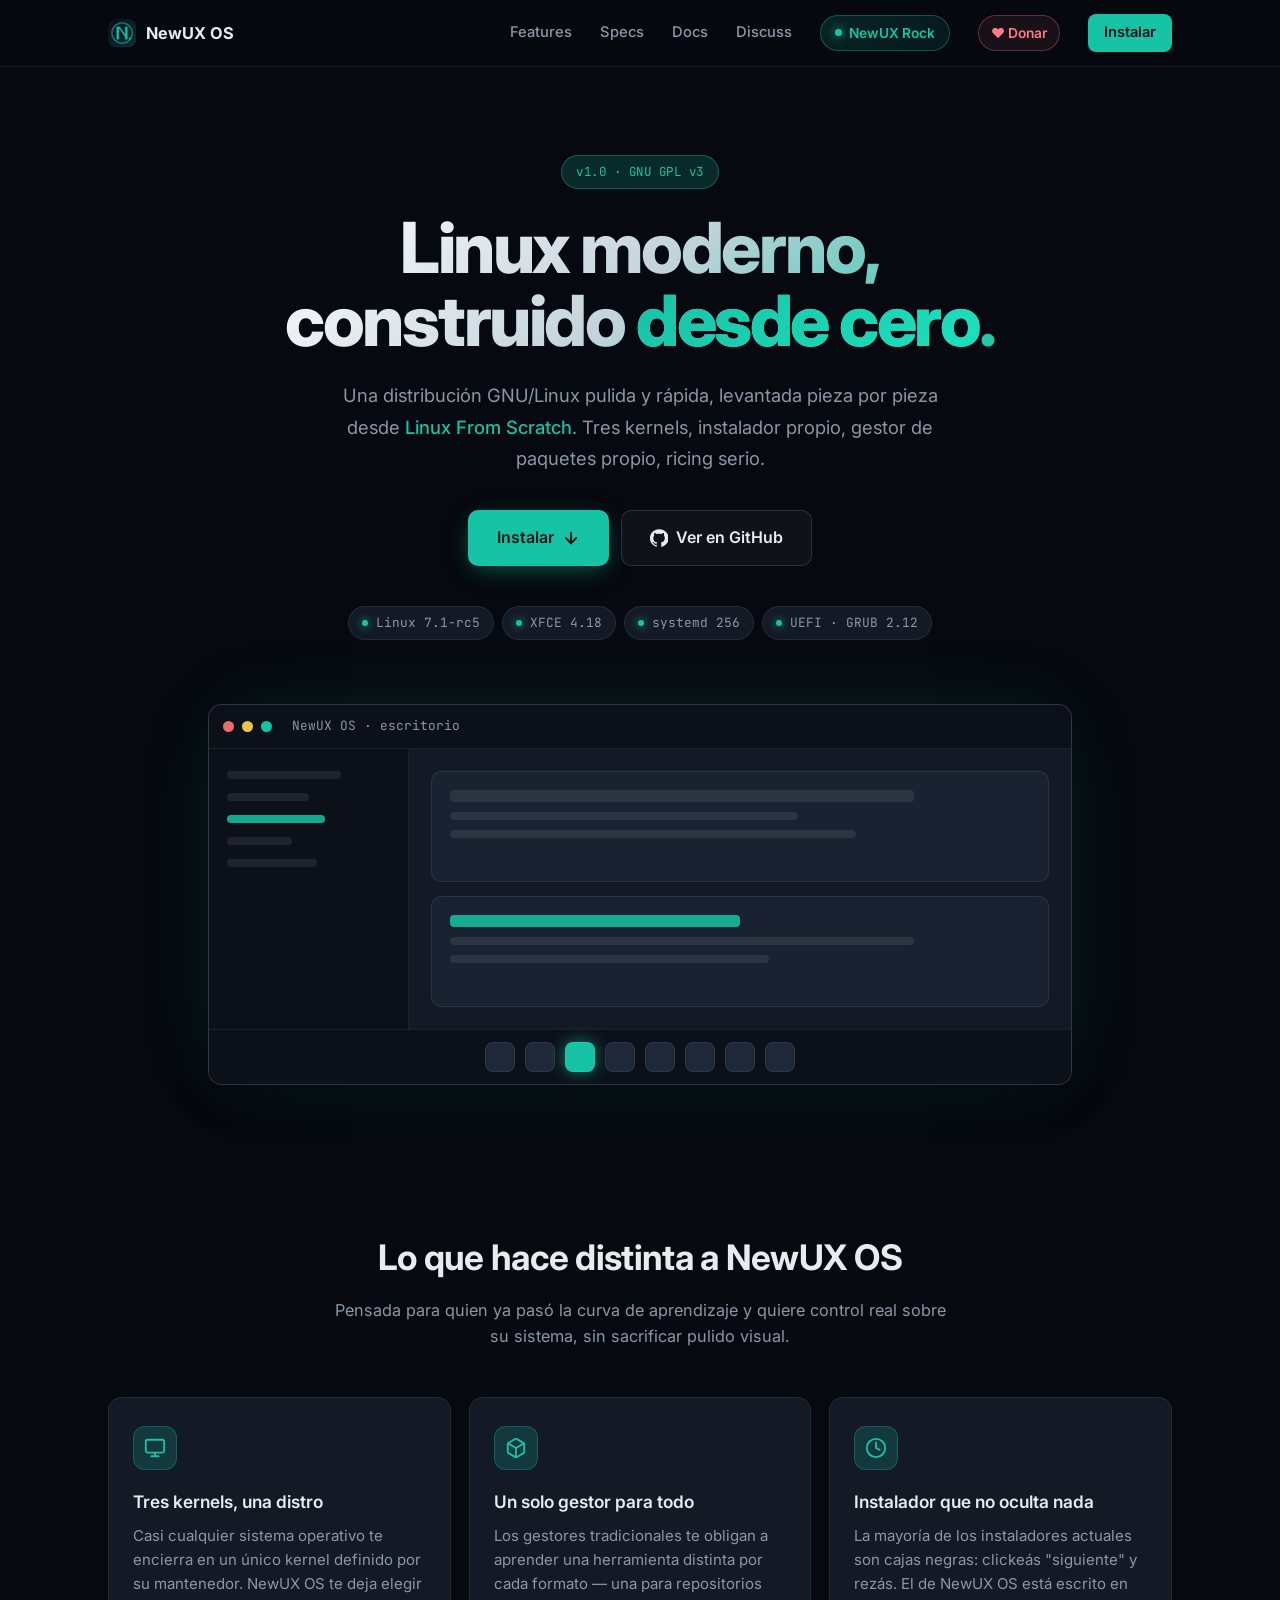
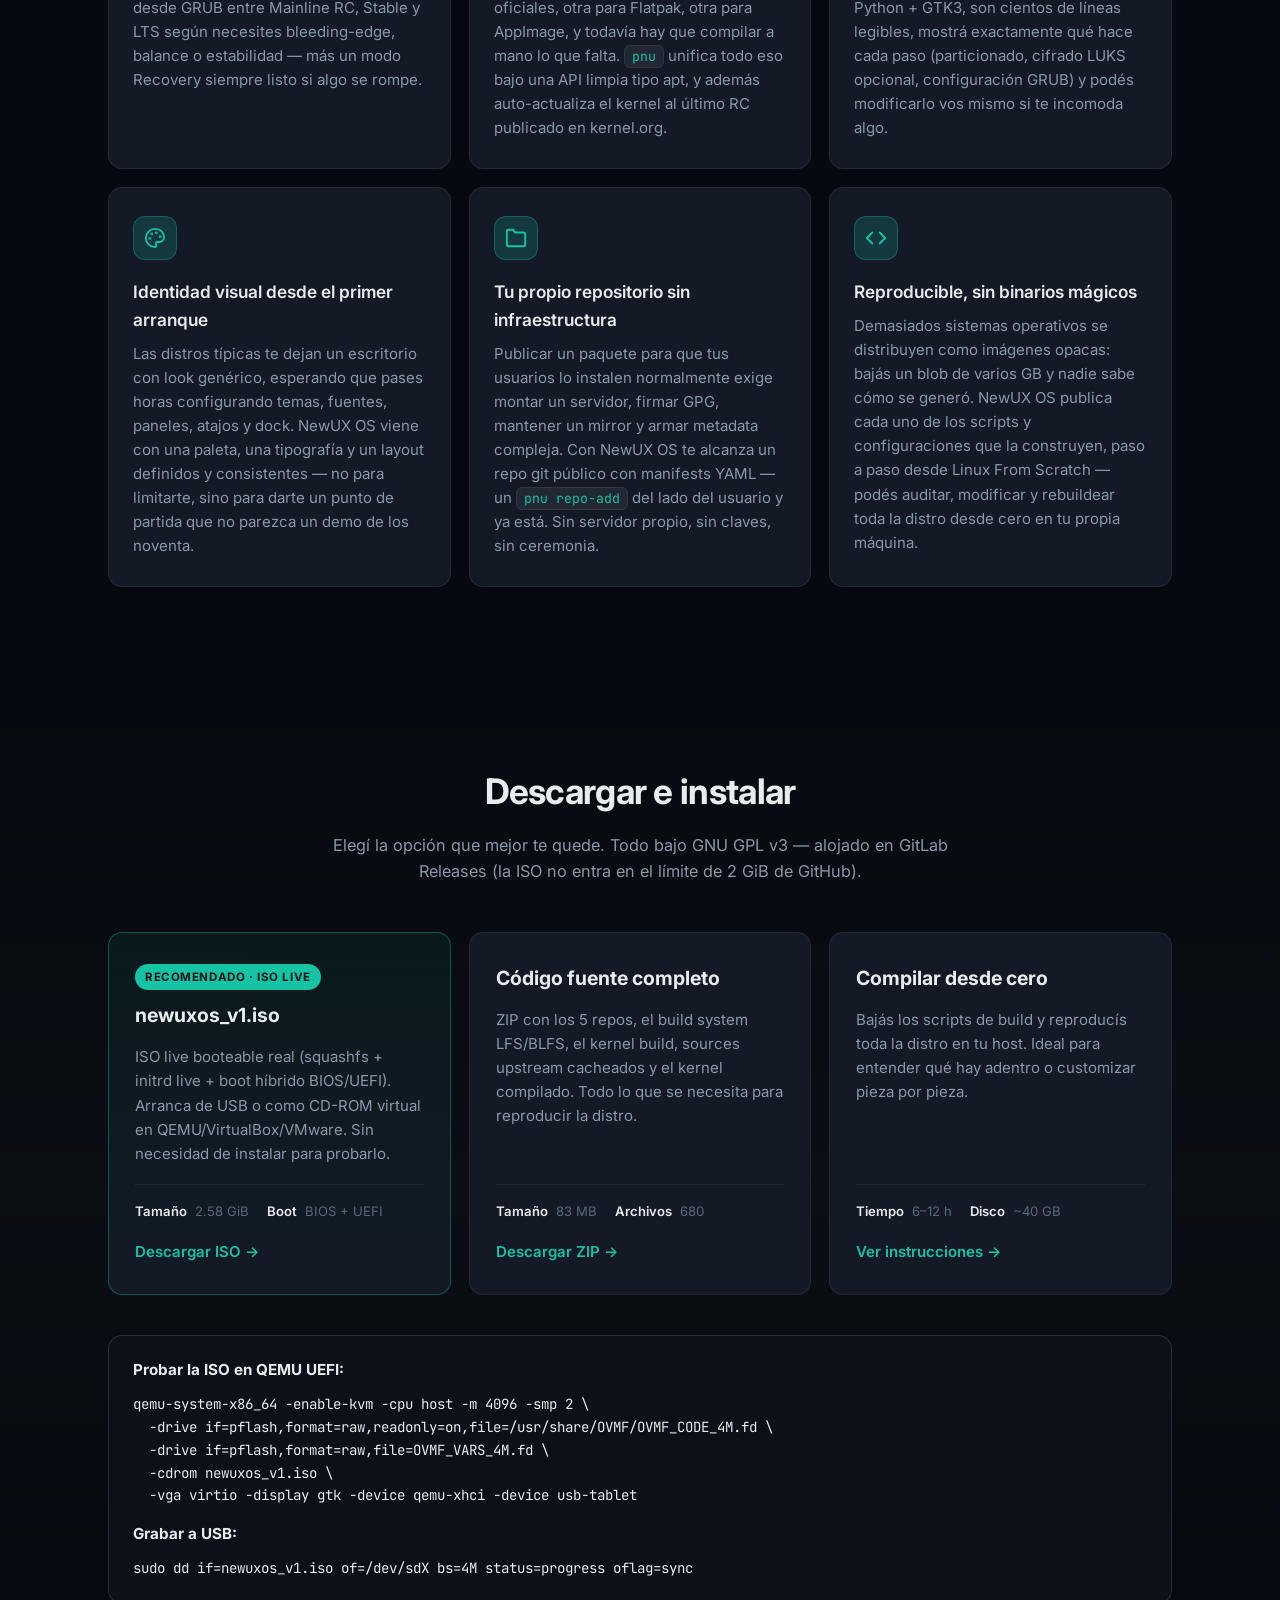
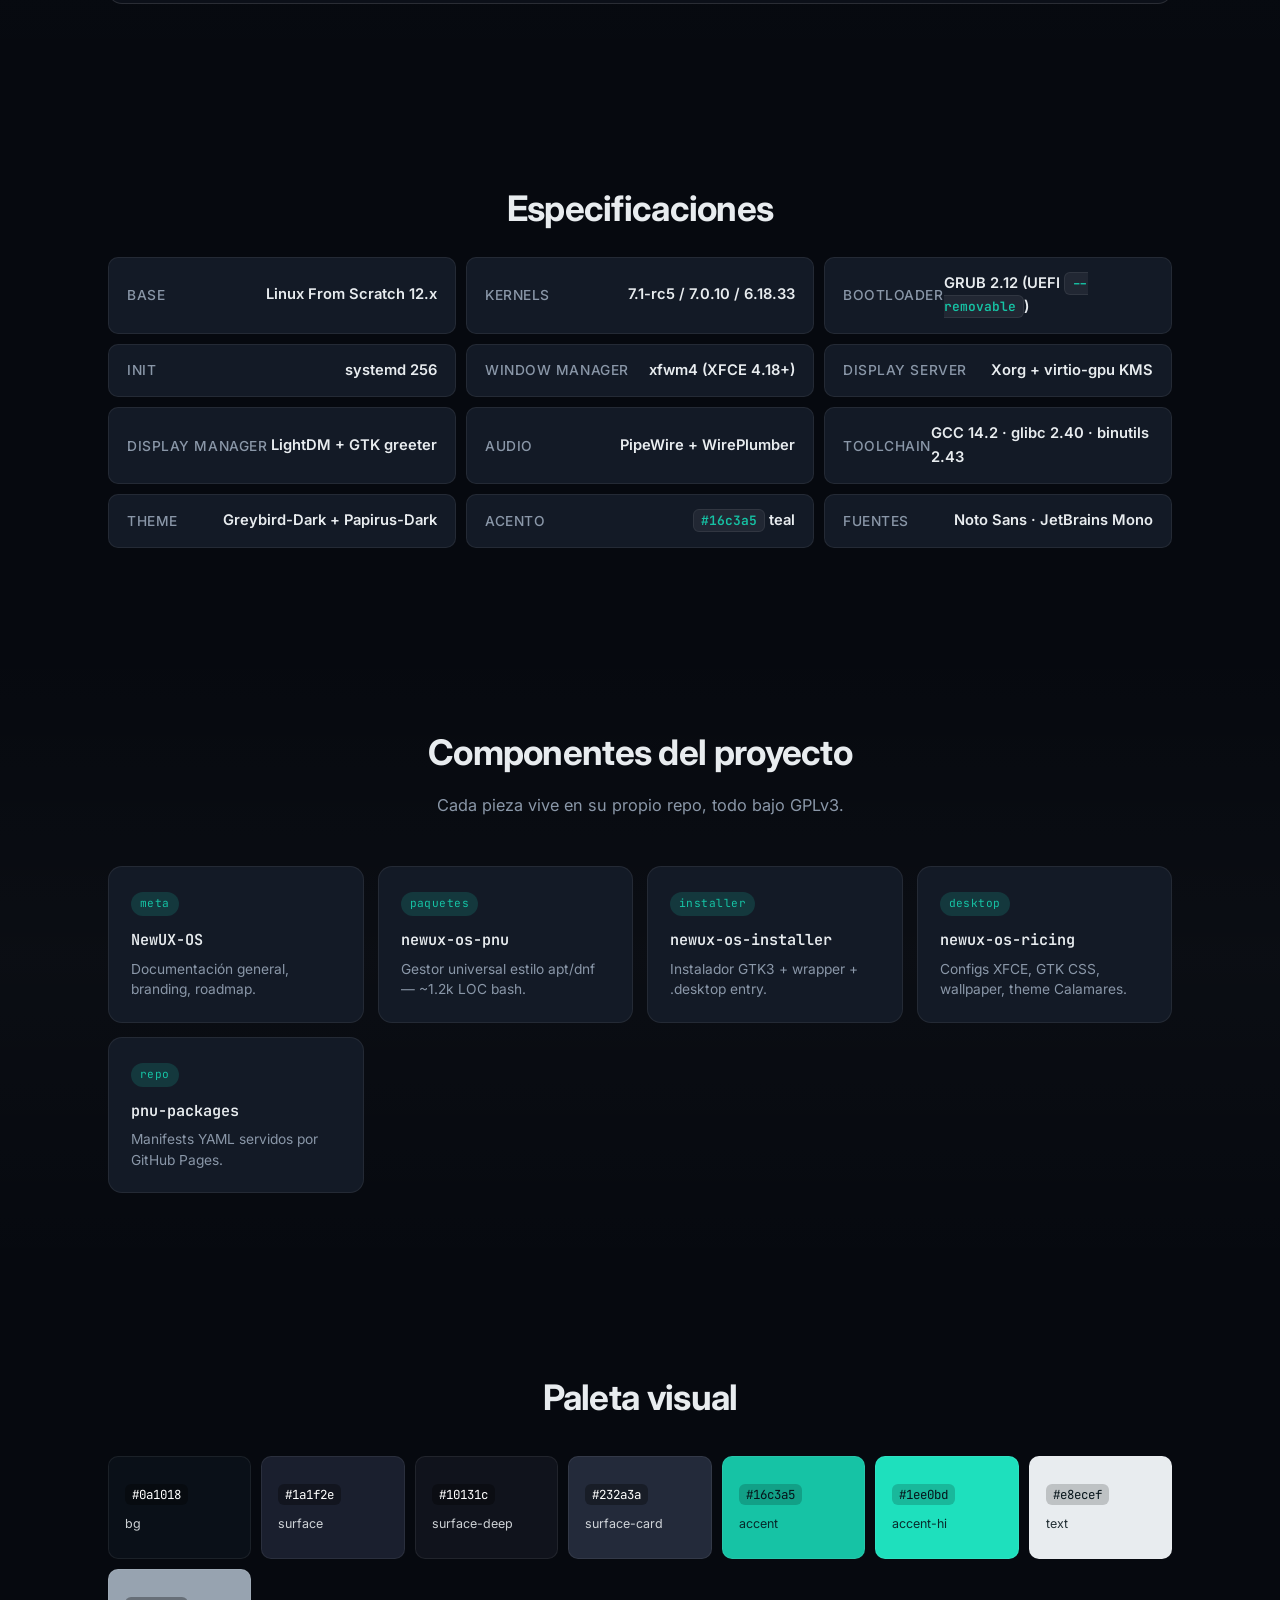
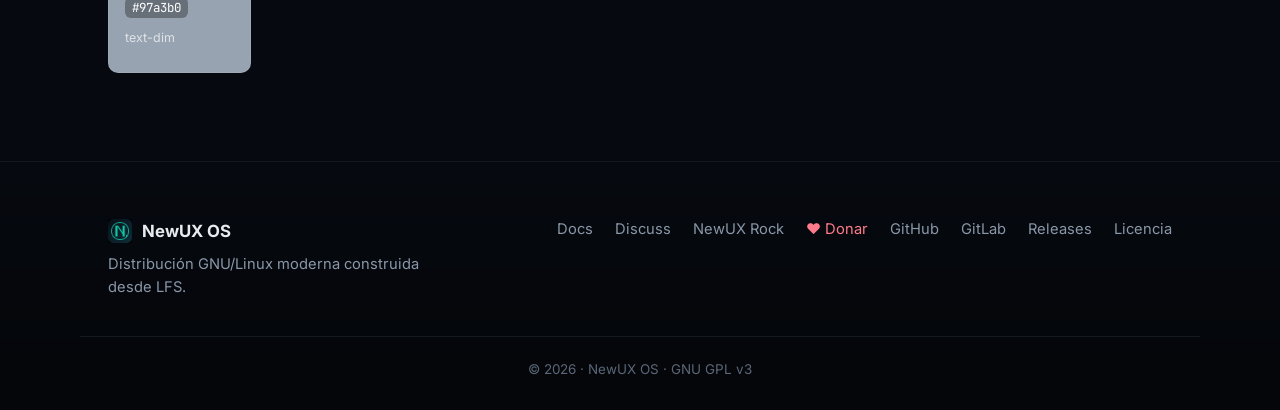
<file: index.html>
<!DOCTYPE html>
<html lang="es">
<head>
  <meta charset="UTF-8" />
  <meta name="viewport" content="width=device-width, initial-scale=1.0" />
  <title>NewUX OS · Linux moderno desde LFS</title>
  <meta name="description" content="NewUX OS es una distribución GNU/Linux moderna construida desde cero sobre Linux From Scratch. XFCE pulido, 3 kernels a elegir, gestor de paquetes propio." />
  <link rel="icon" type="image/png" href="assets/logo.png" />
  <link rel="preconnect" href="https://fonts.googleapis.com" />
  <link rel="preconnect" href="https://fonts.gstatic.com" crossorigin />
  <link href="https://fonts.googleapis.com/css2?family=Inter:wght@400;500;600;700;800&family=JetBrains+Mono:wght@400;500;600&display=swap" rel="stylesheet" />
  <link rel="stylesheet" href="style.css" />
  <meta property="og:title" content="NewUX OS · Linux moderno desde LFS" />
  <meta property="og:description" content="Distribución GNU/Linux moderna construida desde cero sobre LFS." />
  <meta property="og:image" content="assets/logo.png" />
  <meta property="og:type" content="website" />
  <meta name="theme-color" content="#0a1018" />
</head>
<body>
  <div class="bg-mesh"></div>
  <div class="bg-grid"></div>

  <nav class="topbar">
    <div class="container nav-row">
      <a href="./" class="brand">
        <img src="assets/logo.png" alt="" />
        <span>NewUX OS</span>
      </a>
      <div class="nav-links">
        <a href="#features">Features</a>
        <a href="#specs">Specs</a>
        <a href="docs.html">Docs</a>
        <a href="discuss.html">Discuss</a>
        <a href="rock.html" class="nav-rock"><span class="rock-dot"></span>NewUX Rock</a>
        <a href="donar.html" class="nav-donate">♥ Donar</a>
        <a href="#instalar" class="nav-cta">Instalar</a>
      </div>
    </div>
  </nav>

  <header class="hero">
    <div class="container hero-inner">
      <span class="eyebrow">v1.0 · GNU GPL v3</span>
      <h1 class="hero-title">
        Linux moderno,<br/>
        construido <em>desde cero</em>.
      </h1>
      <p class="hero-sub">
        Una distribución GNU/Linux pulida y rápida, levantada pieza por pieza desde
        <a href="https://www.linuxfromscratch.org/" target="_blank" rel="noopener">Linux From Scratch</a>.
        Tres kernels, instalador propio, gestor de paquetes propio, ricing serio.
      </p>
      <div class="cta-row">
        <a class="btn btn-primary btn-lg" href="#instalar">
          <span>Instalar</span>
          <svg width="18" height="18" viewBox="0 0 24 24" fill="none" stroke="currentColor" stroke-width="2.5" stroke-linecap="round" stroke-linejoin="round"><line x1="12" y1="5" x2="12" y2="19"/><polyline points="19 12 12 19 5 12"/></svg>
        </a>
        <a class="btn btn-ghost btn-lg" href="https://github.com/tomymartingrinberg-cpu/NewUX-OS" target="_blank" rel="noopener">
          <svg width="18" height="18" viewBox="0 0 24 24" fill="currentColor"><path d="M12 .3a12 12 0 0 0-3.79 23.4c.6.11.83-.26.83-.58v-2.03c-3.34.73-4.04-1.4-4.04-1.4-.55-1.4-1.34-1.77-1.34-1.77-1.09-.74.08-.73.08-.73 1.2.09 1.84 1.24 1.84 1.24 1.07 1.84 2.82 1.31 3.51 1 .1-.78.42-1.32.76-1.62-2.66-.3-5.46-1.33-5.46-5.93 0-1.31.47-2.38 1.24-3.22-.13-.31-.54-1.53.11-3.18 0 0 1-.32 3.3 1.23a11.5 11.5 0 0 1 6 0c2.3-1.55 3.3-1.23 3.3-1.23.65 1.65.24 2.87.12 3.18.77.84 1.23 1.91 1.23 3.22 0 4.61-2.8 5.62-5.48 5.92.43.37.82 1.1.82 2.22v3.29c0 .32.22.7.83.58A12 12 0 0 0 12 .3"/></svg>
          <span>Ver en GitHub</span>
        </a>
      </div>
      <div class="hero-badges">
        <span class="chip"><span class="dot"></span>Linux 7.1-rc5</span>
        <span class="chip"><span class="dot"></span>XFCE 4.18</span>
        <span class="chip"><span class="dot"></span>systemd 256</span>
        <span class="chip"><span class="dot"></span>UEFI · GRUB 2.12</span>
      </div>
    </div>
    <div class="hero-mock">
      <div class="mock-window">
        <div class="mock-titlebar">
          <span class="mock-dot"></span>
          <span class="mock-dot"></span>
          <span class="mock-dot"></span>
          <span class="mock-title">NewUX OS · escritorio</span>
        </div>
        <div class="mock-body">
          <div class="mock-side">
            <div class="mock-line w70"></div>
            <div class="mock-line w50"></div>
            <div class="mock-line w60 accent"></div>
            <div class="mock-line w40"></div>
            <div class="mock-line w55"></div>
          </div>
          <div class="mock-main">
            <div class="mock-card">
              <div class="mock-line w80 thick"></div>
              <div class="mock-line w60"></div>
              <div class="mock-line w70"></div>
            </div>
            <div class="mock-card">
              <div class="mock-line w50 thick accent"></div>
              <div class="mock-line w80"></div>
              <div class="mock-line w55"></div>
            </div>
          </div>
        </div>
        <div class="mock-dock">
          <div class="mock-launcher"></div>
          <div class="mock-launcher"></div>
          <div class="mock-launcher active"></div>
          <div class="mock-launcher"></div>
          <div class="mock-launcher"></div>
          <div class="mock-launcher"></div>
          <div class="mock-launcher"></div>
          <div class="mock-launcher"></div>
        </div>
      </div>
    </div>
  </header>

  <section id="features" class="section">
    <div class="container">
      <h2 class="section-title">Lo que hace distinta a NewUX OS</h2>
      <p class="section-sub">Pensada para quien ya pasó la curva de aprendizaje y quiere control real sobre su sistema, sin sacrificar pulido visual.</p>
      <div class="features-grid">
        <article class="feature">
          <div class="feature-ico">
            <svg viewBox="0 0 24 24" fill="none" stroke="currentColor" stroke-width="2" stroke-linecap="round" stroke-linejoin="round"><rect x="2" y="3" width="20" height="14" rx="2"/><line x1="8" y1="21" x2="16" y2="21"/><line x1="12" y1="17" x2="12" y2="21"/></svg>
          </div>
          <h3>Tres kernels, una distro</h3>
          <p>Casi cualquier sistema operativo te encierra en un único kernel definido por su mantenedor. NewUX OS te deja elegir desde GRUB entre Mainline RC, Stable y LTS según necesites bleeding-edge, balance o estabilidad — más un modo Recovery siempre listo si algo se rompe.</p>
        </article>
        <article class="feature">
          <div class="feature-ico">
            <svg viewBox="0 0 24 24" fill="none" stroke="currentColor" stroke-width="2" stroke-linecap="round" stroke-linejoin="round"><path d="M21 16V8a2 2 0 0 0-1-1.73l-7-4a2 2 0 0 0-2 0l-7 4A2 2 0 0 0 3 8v8a2 2 0 0 0 1 1.73l7 4a2 2 0 0 0 2 0l7-4A2 2 0 0 0 21 16z"/><polyline points="3.27 6.96 12 12.01 20.73 6.96"/><line x1="12" y1="22.08" x2="12" y2="12"/></svg>
          </div>
          <h3>Un solo gestor para todo</h3>
          <p>Los gestores tradicionales te obligan a aprender una herramienta distinta por cada formato — una para repositorios oficiales, otra para Flatpak, otra para AppImage, y todavía hay que compilar a mano lo que falta. <code>pnu</code> unifica todo eso bajo una API limpia tipo apt, y además auto-actualiza el kernel al último RC publicado en kernel.org.</p>
        </article>
        <article class="feature">
          <div class="feature-ico">
            <svg viewBox="0 0 24 24" fill="none" stroke="currentColor" stroke-width="2" stroke-linecap="round" stroke-linejoin="round"><circle cx="12" cy="12" r="10"/><polyline points="12 6 12 12 16 14"/></svg>
          </div>
          <h3>Instalador que no oculta nada</h3>
          <p>La mayoría de los instaladores actuales son cajas negras: clickeás "siguiente" y rezás. El de NewUX OS está escrito en Python + GTK3, son cientos de líneas legibles, mostrá exactamente qué hace cada paso (particionado, cifrado LUKS opcional, configuración GRUB) y podés modificarlo vos mismo si te incomoda algo.</p>
        </article>
        <article class="feature">
          <div class="feature-ico">
            <svg viewBox="0 0 24 24" fill="none" stroke="currentColor" stroke-width="2" stroke-linecap="round" stroke-linejoin="round"><circle cx="13.5" cy="6.5" r=".5" fill="currentColor"/><circle cx="17.5" cy="10.5" r=".5" fill="currentColor"/><circle cx="8.5" cy="7.5" r=".5" fill="currentColor"/><circle cx="6.5" cy="12.5" r=".5" fill="currentColor"/><path d="M12 2C6.5 2 2 6.5 2 12s4.5 10 10 10c.926 0 1.648-.746 1.648-1.688 0-.437-.18-.835-.437-1.125-.29-.289-.438-.652-.438-1.125a1.64 1.64 0 0 1 1.668-1.668h1.996c3.051 0 5.555-2.503 5.555-5.554C21.965 6.012 17.461 2 12 2z"/></svg>
          </div>
          <h3>Identidad visual desde el primer arranque</h3>
          <p>Las distros típicas te dejan un escritorio con look genérico, esperando que pases horas configurando temas, fuentes, paneles, atajos y dock. NewUX OS viene con una paleta, una tipografía y un layout definidos y consistentes — no para limitarte, sino para darte un punto de partida que no parezca un demo de los noventa.</p>
        </article>
        <article class="feature">
          <div class="feature-ico">
            <svg viewBox="0 0 24 24" fill="none" stroke="currentColor" stroke-width="2" stroke-linecap="round" stroke-linejoin="round"><path d="M22 19a2 2 0 0 1-2 2H4a2 2 0 0 1-2-2V5a2 2 0 0 1 2-2h5l2 3h9a2 2 0 0 1 2 2z"/></svg>
          </div>
          <h3>Tu propio repositorio sin infraestructura</h3>
          <p>Publicar un paquete para que tus usuarios lo instalen normalmente exige montar un servidor, firmar GPG, mantener un mirror y armar metadata compleja. Con NewUX OS te alcanza un repo git público con manifests YAML — un <code>pnu repo-add</code> del lado del usuario y ya está. Sin servidor propio, sin claves, sin ceremonia.</p>
        </article>
        <article class="feature">
          <div class="feature-ico">
            <svg viewBox="0 0 24 24" fill="none" stroke="currentColor" stroke-width="2" stroke-linecap="round" stroke-linejoin="round"><polyline points="16 18 22 12 16 6"/><polyline points="8 6 2 12 8 18"/></svg>
          </div>
          <h3>Reproducible, sin binarios mágicos</h3>
          <p>Demasiados sistemas operativos se distribuyen como imágenes opacas: bajás un blob de varios GB y nadie sabe cómo se generó. NewUX OS publica cada uno de los scripts y configuraciones que la construyen, paso a paso desde Linux From Scratch — podés auditar, modificar y rebuildear toda la distro desde cero en tu propia máquina.</p>
        </article>
      </div>
    </div>
  </section>

  <section id="instalar" class="section section-alt">
    <div class="container">
      <h2 class="section-title">Descargar e instalar</h2>
      <p class="section-sub">Elegí la opción que mejor te quede. Todo bajo GNU GPL v3 — alojado en GitLab Releases (la ISO no entra en el límite de 2 GiB de GitHub).</p>

      <div class="install-grid">
        <a class="install-card primary" href="https://gitlab.com/api/v4/projects/82856095/packages/generic/newux-os/1.0.0/newuxos_v1.iso">
          <div class="install-head">
            <span class="install-tag">Recomendado · ISO Live</span>
            <h3>newuxos_v1.iso</h3>
          </div>
          <p>ISO live booteable real (squashfs + initrd live + boot híbrido BIOS/UEFI). Arranca de USB o como CD-ROM virtual en QEMU/VirtualBox/VMware. Sin necesidad de instalar para probarlo.</p>
          <div class="install-meta">
            <span><strong>Tamaño</strong> 2.58 GiB</span>
            <span><strong>Boot</strong> BIOS + UEFI</span>
          </div>
          <span class="install-btn">Descargar ISO →</span>
        </a>

        <a class="install-card" href="https://gitlab.com/api/v4/projects/82856095/packages/generic/newux-os/1.0.0/NewUX-OS-source.zip">
          <div class="install-head">
            <h3>Código fuente completo</h3>
          </div>
          <p>ZIP con los 5 repos, el build system LFS/BLFS, el kernel build, sources upstream cacheados y el kernel compilado. Todo lo que se necesita para reproducir la distro.</p>
          <div class="install-meta">
            <span><strong>Tamaño</strong> 83 MB</span>
            <span><strong>Archivos</strong> 680</span>
          </div>
          <span class="install-btn">Descargar ZIP →</span>
        </a>

        <a class="install-card" href="https://github.com/tomymartingrinberg-cpu/NewUX-OS#quick-start">
          <div class="install-head">
            <h3>Compilar desde cero</h3>
          </div>
          <p>Bajás los scripts de build y reproducís toda la distro en tu host. Ideal para entender qué hay adentro o customizar pieza por pieza.</p>
          <div class="install-meta">
            <span><strong>Tiempo</strong> 6–12 h</span>
            <span><strong>Disco</strong> ~40 GB</span>
          </div>
          <span class="install-btn">Ver instrucciones →</span>
        </a>
      </div>

      <div class="install-note">
        <strong>Probar la ISO en QEMU UEFI:</strong>
        <pre><code>qemu-system-x86_64 -enable-kvm -cpu host -m 4096 -smp 2 \
  -drive if=pflash,format=raw,readonly=on,file=/usr/share/OVMF/OVMF_CODE_4M.fd \
  -drive if=pflash,format=raw,file=OVMF_VARS_4M.fd \
  -cdrom newuxos_v1.iso \
  -vga virtio -display gtk -device qemu-xhci -device usb-tablet</code></pre>
        <strong style="margin-top: 14px;">Grabar a USB:</strong>
        <pre><code>sudo dd if=newuxos_v1.iso of=/dev/sdX bs=4M status=progress oflag=sync</code></pre>
      </div>
    </div>
  </section>

  <section id="specs" class="section">
    <div class="container">
      <h2 class="section-title">Especificaciones</h2>
      <div class="spec-grid">
        <div class="spec"><span>Base</span><strong>Linux From Scratch 12.x</strong></div>
        <div class="spec"><span>Kernels</span><strong>7.1-rc5 / 7.0.10 / 6.18.33</strong></div>
        <div class="spec"><span>Bootloader</span><strong>GRUB 2.12 (UEFI <code>--removable</code>)</strong></div>
        <div class="spec"><span>Init</span><strong>systemd 256</strong></div>
        <div class="spec"><span>Window manager</span><strong>xfwm4 (XFCE 4.18+)</strong></div>
        <div class="spec"><span>Display server</span><strong>Xorg + virtio-gpu KMS</strong></div>
        <div class="spec"><span>Display manager</span><strong>LightDM + GTK greeter</strong></div>
        <div class="spec"><span>Audio</span><strong>PipeWire + WirePlumber</strong></div>
        <div class="spec"><span>Toolchain</span><strong>GCC 14.2 · glibc 2.40 · binutils 2.43</strong></div>
        <div class="spec"><span>Theme</span><strong>Greybird-Dark + Papirus-Dark</strong></div>
        <div class="spec"><span>Acento</span><strong><code>#16c3a5</code> teal</strong></div>
        <div class="spec"><span>Fuentes</span><strong>Noto Sans · JetBrains Mono</strong></div>
      </div>
    </div>
  </section>

  <section id="repos" class="section section-alt">
    <div class="container">
      <h2 class="section-title">Componentes del proyecto</h2>
      <p class="section-sub">Cada pieza vive en su propio repo, todo bajo GPLv3.</p>
      <div class="repo-grid">
        <a class="repo-card" href="https://github.com/tomymartingrinberg-cpu/NewUX-OS">
          <div class="repo-tag">meta</div>
          <h3>NewUX-OS</h3>
          <p>Documentación general, branding, roadmap.</p>
        </a>
        <a class="repo-card" href="https://github.com/tomymartingrinberg-cpu/newux-os-pnu">
          <div class="repo-tag">paquetes</div>
          <h3>newux-os-pnu</h3>
          <p>Gestor universal estilo apt/dnf — ~1.2k LOC bash.</p>
        </a>
        <a class="repo-card" href="https://github.com/tomymartingrinberg-cpu/newux-os-installer">
          <div class="repo-tag">installer</div>
          <h3>newux-os-installer</h3>
          <p>Instalador GTK3 + wrapper + .desktop entry.</p>
        </a>
        <a class="repo-card" href="https://github.com/tomymartingrinberg-cpu/newux-os-ricing">
          <div class="repo-tag">desktop</div>
          <h3>newux-os-ricing</h3>
          <p>Configs XFCE, GTK CSS, wallpaper, theme Calamares.</p>
        </a>
        <a class="repo-card" href="https://github.com/tomymartingrinberg-cpu/pnu-packages">
          <div class="repo-tag">repo</div>
          <h3>pnu-packages</h3>
          <p>Manifests YAML servidos por GitHub Pages.</p>
        </a>
      </div>
    </div>
  </section>

  <section class="section">
    <div class="container">
      <h2 class="section-title">Paleta visual</h2>
      <div class="palette">
        <div class="swatch" style="background:#0a1018"><code>#0a1018</code><span>bg</span></div>
        <div class="swatch" style="background:#1a1f2e"><code>#1a1f2e</code><span>surface</span></div>
        <div class="swatch" style="background:#10131c"><code>#10131c</code><span>surface-deep</span></div>
        <div class="swatch" style="background:#232a3a"><code>#232a3a</code><span>surface-card</span></div>
        <div class="swatch on-light" style="background:#16c3a5"><code>#16c3a5</code><span>accent</span></div>
        <div class="swatch on-light" style="background:#1ee0bd"><code>#1ee0bd</code><span>accent-hi</span></div>
        <div class="swatch on-light" style="background:#e8ecef"><code>#e8ecef</code><span>text</span></div>
        <div class="swatch" style="background:#97a3b0"><code>#97a3b0</code><span>text-dim</span></div>
      </div>
    </div>
  </section>

  <footer>
    <div class="container footer-row">
      <div>
        <div class="footer-brand">
          <img src="assets/logo.png" alt="" />
          <strong>NewUX OS</strong>
        </div>
        <p class="muted">Distribución GNU/Linux moderna construida desde LFS.</p>
      </div>
      <div class="footer-links">
        <a href="docs.html">Docs</a>
        <a href="discuss.html">Discuss</a>
        <a href="rock.html">NewUX Rock</a>
        <a href="donar.html" class="footer-donate">♥ Donar</a>
        <a href="https://github.com/tomymartingrinberg-cpu/NewUX-OS">GitHub</a>
        <a href="https://gitlab.com/tomasmartingrinberg-cpu/NewUX-OS">GitLab</a>
        <a href="https://gitlab.com/tomasmartingrinberg-cpu/NewUX-OS/-/releases">Releases</a>
        <a href="https://www.gnu.org/licenses/gpl-3.0.txt">Licencia</a>
      </div>
    </div>
    <div class="container footer-bottom">
      <span>© 2026 · NewUX OS · GNU GPL v3</span>
    </div>
  </footer>
</body>
</html>
</file>
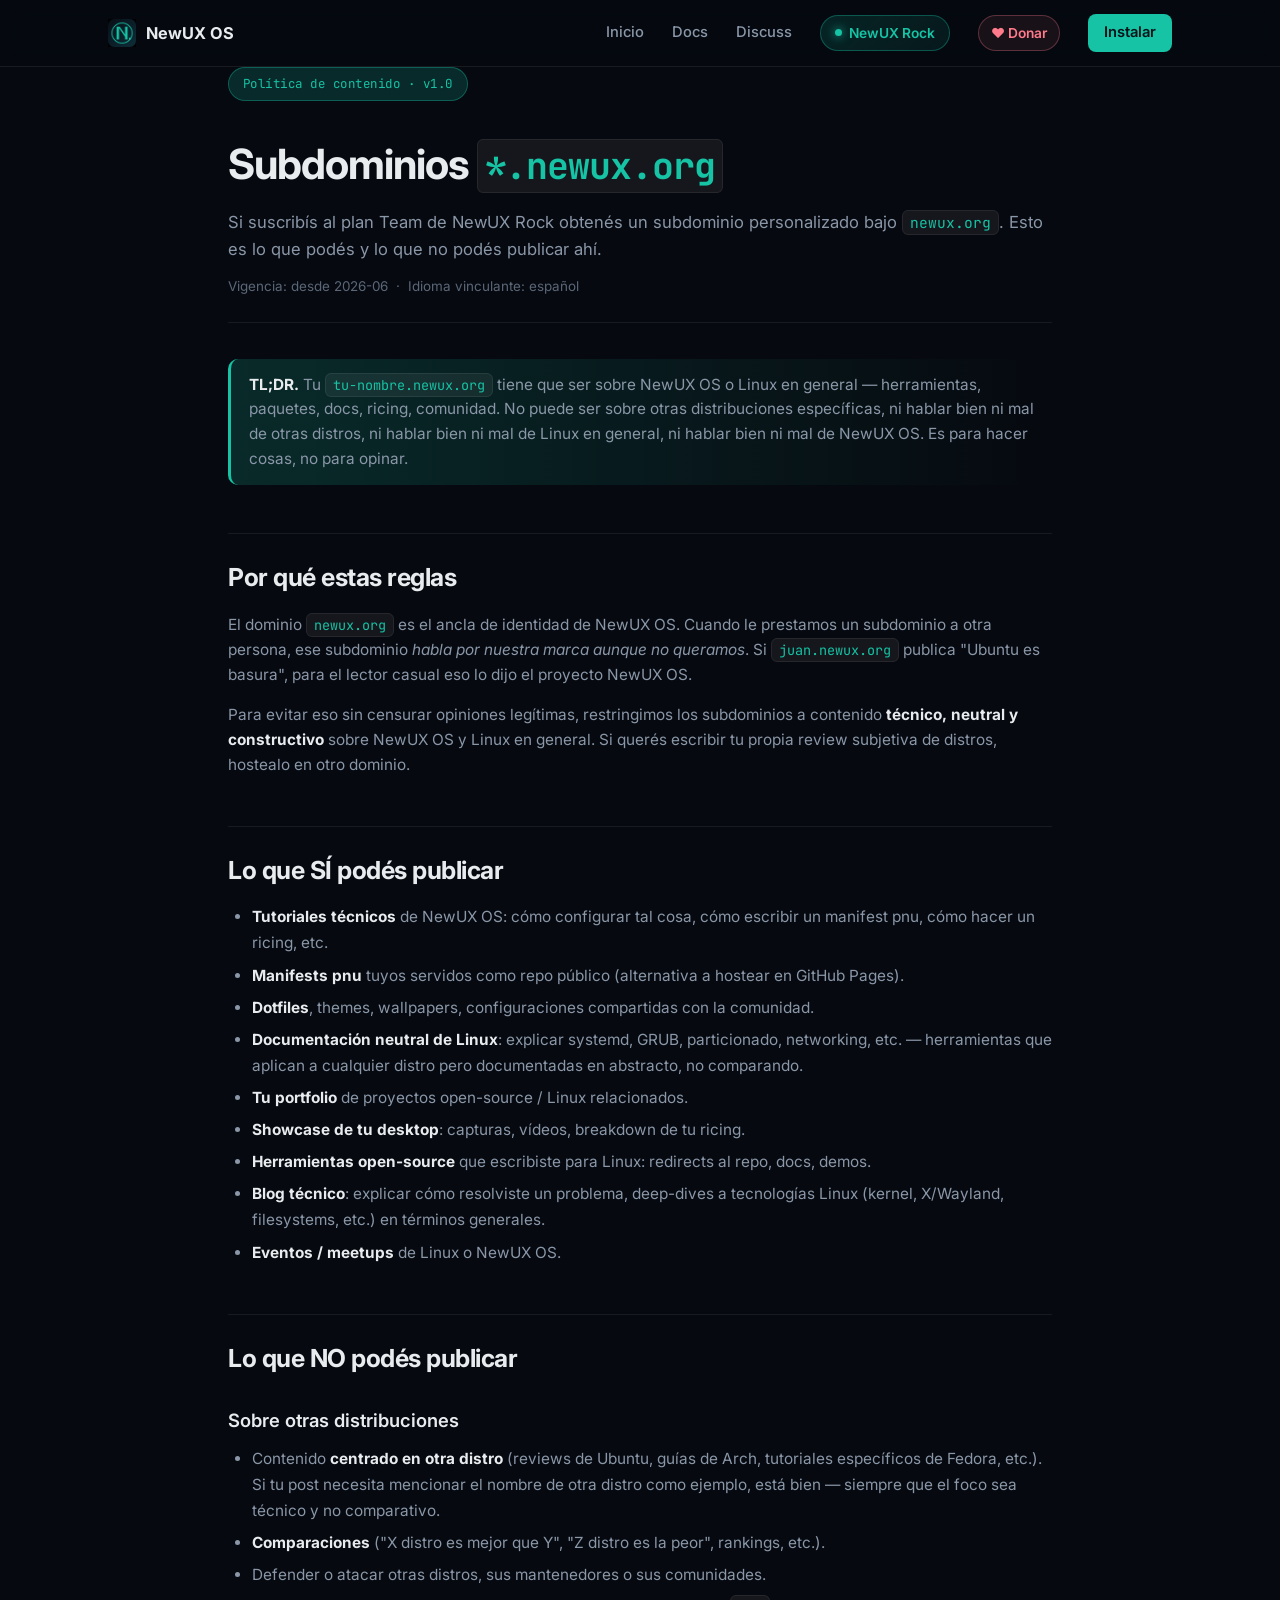
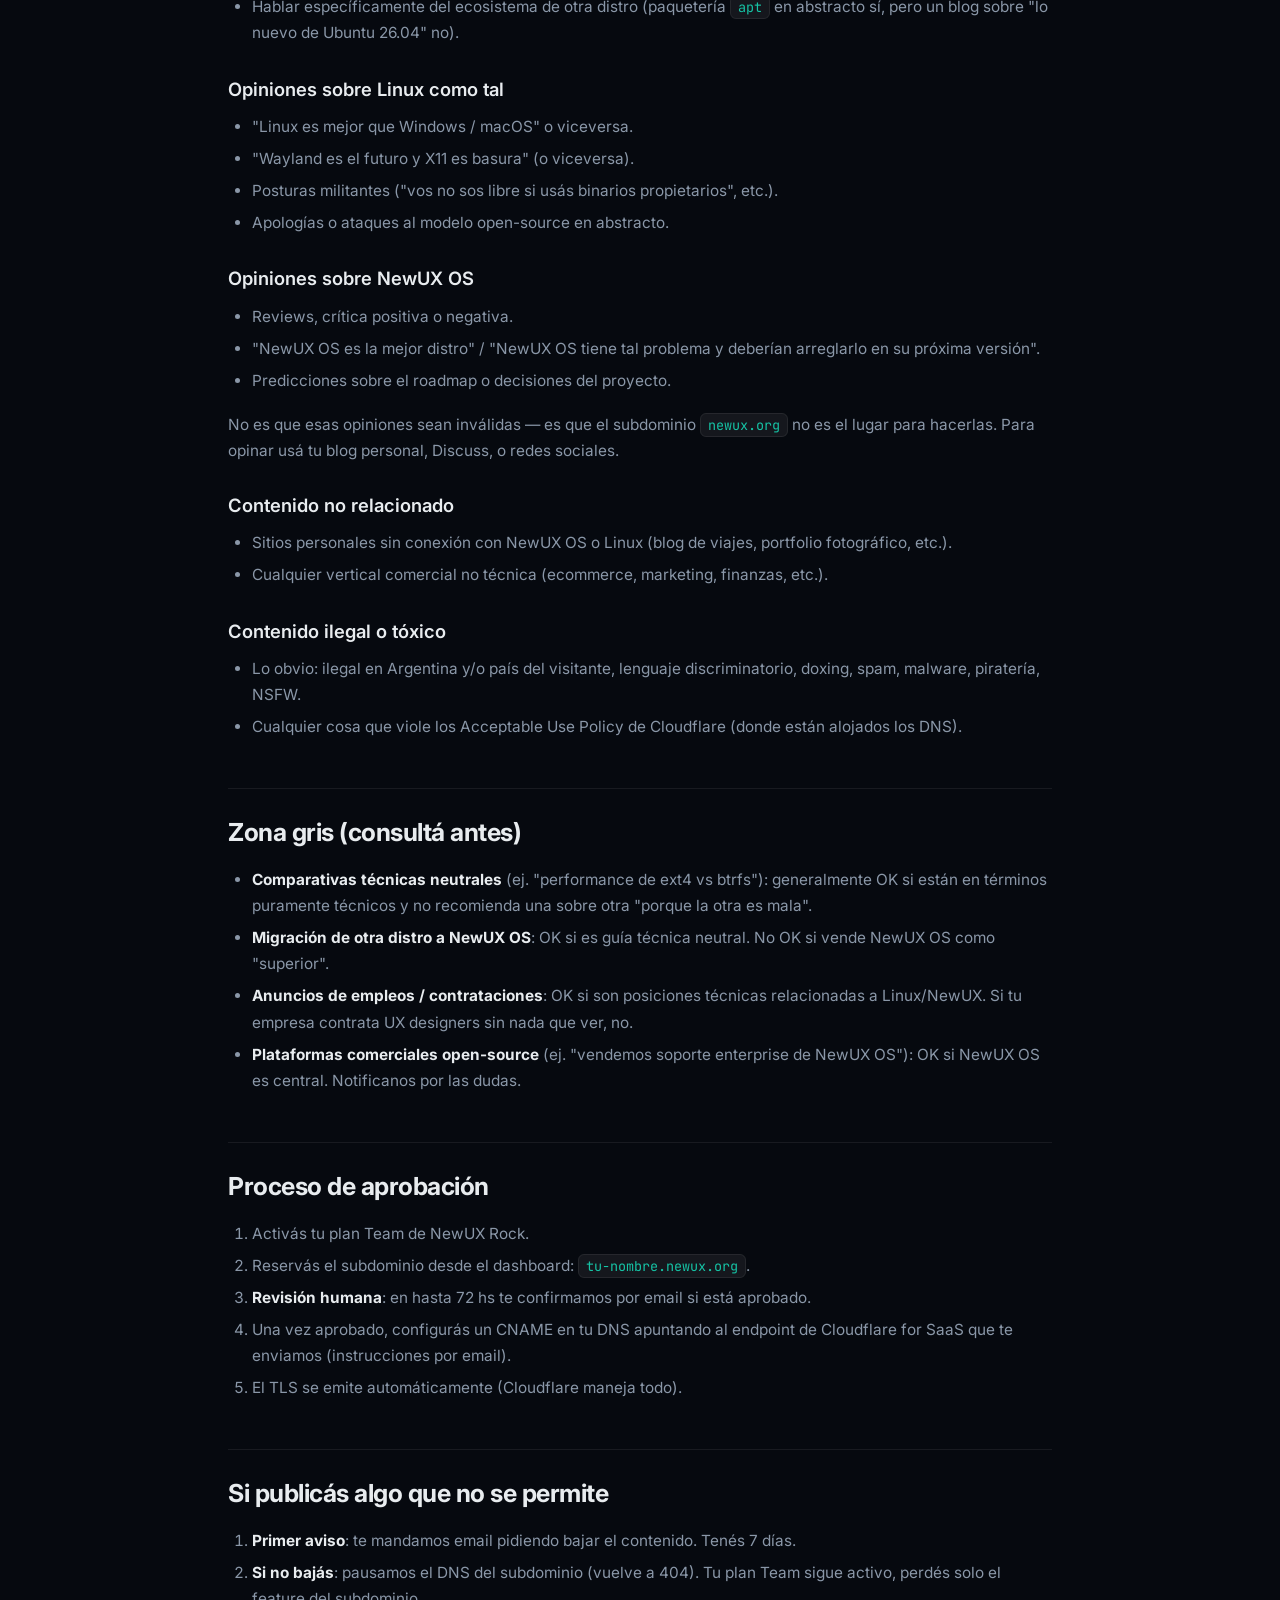
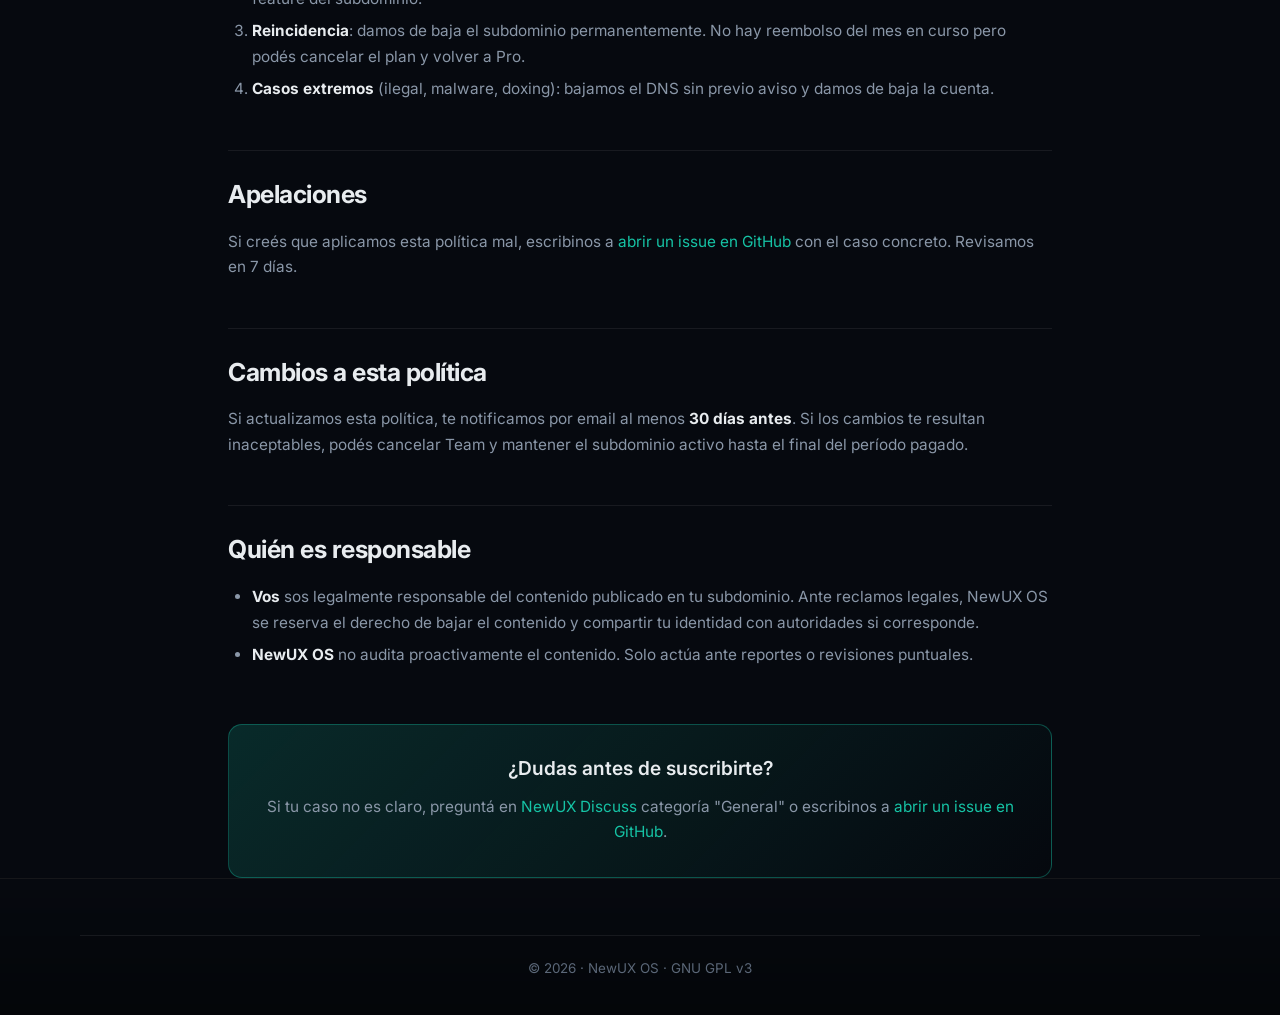
<file: content-policy.html>
<!DOCTYPE html>
<html lang="es">
<head>
  <meta charset="UTF-8" />
  <meta name="viewport" content="width=device-width, initial-scale=1.0" />
  <title>Política de contenido · subdominios newux.org</title>
  <meta name="description" content="Reglas que rigen el contenido de los subdominios *.newux.org incluidos en el plan Team de NewUX Rock." />
  <link rel="icon" type="image/png" href="assets/logo.png" />
  <link rel="preconnect" href="https://fonts.googleapis.com" />
  <link rel="preconnect" href="https://fonts.gstatic.com" crossorigin />
  <link href="https://fonts.googleapis.com/css2?family=Inter:wght@400;500;600;700;800&family=JetBrains+Mono:wght@400;500;600&display=swap" rel="stylesheet" />
  <link rel="stylesheet" href="style.css" />
  <link rel="stylesheet" href="pages.css" />
  <meta name="theme-color" content="#0a1018" />
</head>
<body class="page-policy">
  <div class="bg-mesh"></div>
  <div class="bg-grid"></div>

  <nav class="topbar">
    <div class="container nav-row">
      <a href="./" class="brand">
        <img src="assets/logo.png" alt="" />
        <span>NewUX OS</span>
      </a>
      <div class="nav-links">
        <a href="./">Inicio</a>
        <a href="docs.html">Docs</a>
        <a href="discuss.html">Discuss</a>
        <a href="rock.html" class="nav-rock"><span class="rock-dot"></span>NewUX Rock</a>
        <a href="donar.html" class="nav-donate">♥ Donar</a>
        <a href="./#instalar" class="nav-cta">Instalar</a>
      </div>
    </div>
  </nav>

  <main class="docs-main policy-main">
    <div class="container" style="max-width: 880px;">
      <header class="docs-header">
        <span class="eyebrow">Política de contenido · v1.0</span>
        <h1>Subdominios <code>*.newux.org</code></h1>
        <p class="lead">Si suscribís al plan Team de NewUX Rock obtenés un subdominio personalizado bajo <code>newux.org</code>. Esto es lo que podés y lo que no podés publicar ahí.</p>
        <div class="docs-meta">
          <span>Vigencia: desde 2026-06</span>
          <span>·</span>
          <span>Idioma vinculante: español</span>
        </div>
      </header>

      <article class="docs-content">

        <div class="callout callout-info">
          <strong>TL;DR.</strong> Tu <code>tu-nombre.newux.org</code> tiene que ser sobre NewUX OS o Linux en general — herramientas, paquetes, docs, ricing, comunidad. No puede ser sobre otras distribuciones específicas, ni hablar bien ni mal de otras distros, ni hablar bien ni mal de Linux en general, ni hablar bien ni mal de NewUX OS. Es para hacer cosas, no para opinar.
        </div>

        <h2 id="por-que">Por qué estas reglas</h2>
        <p>El dominio <code>newux.org</code> es el ancla de identidad de NewUX OS. Cuando le prestamos un subdominio a otra persona, ese subdominio <em>habla por nuestra marca aunque no queramos</em>. Si <code>juan.newux.org</code> publica "Ubuntu es basura", para el lector casual eso lo dijo el proyecto NewUX OS.</p>
        <p>Para evitar eso sin censurar opiniones legítimas, restringimos los subdominios a contenido <strong>técnico, neutral y constructivo</strong> sobre NewUX OS y Linux en general. Si querés escribir tu propia review subjetiva de distros, hostealo en otro dominio.</p>

        <h2 id="permitido">Lo que SÍ podés publicar</h2>
        <ul>
          <li><strong>Tutoriales técnicos</strong> de NewUX OS: cómo configurar tal cosa, cómo escribir un manifest pnu, cómo hacer un ricing, etc.</li>
          <li><strong>Manifests pnu</strong> tuyos servidos como repo público (alternativa a hostear en GitHub Pages).</li>
          <li><strong>Dotfiles</strong>, themes, wallpapers, configuraciones compartidas con la comunidad.</li>
          <li><strong>Documentación neutral de Linux</strong>: explicar systemd, GRUB, particionado, networking, etc. — herramientas que aplican a cualquier distro pero documentadas en abstracto, no comparando.</li>
          <li><strong>Tu portfolio</strong> de proyectos open-source / Linux relacionados.</li>
          <li><strong>Showcase de tu desktop</strong>: capturas, vídeos, breakdown de tu ricing.</li>
          <li><strong>Herramientas open-source</strong> que escribiste para Linux: redirects al repo, docs, demos.</li>
          <li><strong>Blog técnico</strong>: explicar cómo resolviste un problema, deep-dives a tecnologías Linux (kernel, X/Wayland, filesystems, etc.) en términos generales.</li>
          <li><strong>Eventos / meetups</strong> de Linux o NewUX OS.</li>
        </ul>

        <h2 id="prohibido">Lo que NO podés publicar</h2>

        <h3>Sobre otras distribuciones</h3>
        <ul>
          <li>Contenido <strong>centrado en otra distro</strong> (reviews de Ubuntu, guías de Arch, tutoriales específicos de Fedora, etc.). Si tu post necesita mencionar el nombre de otra distro como ejemplo, está bien — siempre que el foco sea técnico y no comparativo.</li>
          <li><strong>Comparaciones</strong> ("X distro es mejor que Y", "Z distro es la peor", rankings, etc.).</li>
          <li>Defender o atacar otras distros, sus mantenedores o sus comunidades.</li>
          <li>Hablar específicamente del ecosistema de otra distro (paquetería <code>apt</code> en abstracto sí, pero un blog sobre "lo nuevo de Ubuntu 26.04" no).</li>
        </ul>

        <h3>Opiniones sobre Linux como tal</h3>
        <ul>
          <li>"Linux es mejor que Windows / macOS" o viceversa.</li>
          <li>"Wayland es el futuro y X11 es basura" (o viceversa).</li>
          <li>Posturas militantes ("vos no sos libre si usás binarios propietarios", etc.).</li>
          <li>Apologías o ataques al modelo open-source en abstracto.</li>
        </ul>

        <h3>Opiniones sobre NewUX OS</h3>
        <ul>
          <li>Reviews, crítica positiva o negativa.</li>
          <li>"NewUX OS es la mejor distro" / "NewUX OS tiene tal problema y deberían arreglarlo en su próxima versión".</li>
          <li>Predicciones sobre el roadmap o decisiones del proyecto.</li>
        </ul>

        <p class="muted">No es que esas opiniones sean inválidas — es que el subdominio <code>newux.org</code> no es el lugar para hacerlas. Para opinar usá tu blog personal, Discuss, o redes sociales.</p>

        <h3>Contenido no relacionado</h3>
        <ul>
          <li>Sitios personales sin conexión con NewUX OS o Linux (blog de viajes, portfolio fotográfico, etc.).</li>
          <li>Cualquier vertical comercial no técnica (ecommerce, marketing, finanzas, etc.).</li>
        </ul>

        <h3>Contenido ilegal o tóxico</h3>
        <ul>
          <li>Lo obvio: ilegal en Argentina y/o país del visitante, lenguaje discriminatorio, doxing, spam, malware, piratería, NSFW.</li>
          <li>Cualquier cosa que viole los Acceptable Use Policy de Cloudflare (donde están alojados los DNS).</li>
        </ul>

        <h2 id="zona-gris">Zona gris (consultá antes)</h2>
        <ul>
          <li><strong>Comparativas técnicas neutrales</strong> (ej. "performance de ext4 vs btrfs"): generalmente OK si están en términos puramente técnicos y no recomienda una sobre otra "porque la otra es mala".</li>
          <li><strong>Migración de otra distro a NewUX OS</strong>: OK si es guía técnica neutral. No OK si vende NewUX OS como "superior".</li>
          <li><strong>Anuncios de empleos / contrataciones</strong>: OK si son posiciones técnicas relacionadas a Linux/NewUX. Si tu empresa contrata UX designers sin nada que ver, no.</li>
          <li><strong>Plataformas comerciales open-source</strong> (ej. "vendemos soporte enterprise de NewUX OS"): OK si NewUX OS es central. Notificanos por las dudas.</li>
        </ul>

        <h2 id="proceso">Proceso de aprobación</h2>
        <ol>
          <li>Activás tu plan Team de NewUX Rock.</li>
          <li>Reservás el subdominio desde el dashboard: <code>tu-nombre.newux.org</code>.</li>
          <li><strong>Revisión humana</strong>: en hasta 72 hs te confirmamos por email si está aprobado.</li>
          <li>Una vez aprobado, configurás un CNAME en tu DNS apuntando al endpoint de Cloudflare for SaaS que te enviamos (instrucciones por email).</li>
          <li>El TLS se emite automáticamente (Cloudflare maneja todo).</li>
        </ol>

        <h2 id="incumplimiento">Si publicás algo que no se permite</h2>
        <ol>
          <li><strong>Primer aviso</strong>: te mandamos email pidiendo bajar el contenido. Tenés 7 días.</li>
          <li><strong>Si no bajás</strong>: pausamos el DNS del subdominio (vuelve a 404). Tu plan Team sigue activo, perdés solo el feature del subdominio.</li>
          <li><strong>Reincidencia</strong>: damos de baja el subdominio permanentemente. No hay reembolso del mes en curso pero podés cancelar el plan y volver a Pro.</li>
          <li><strong>Casos extremos</strong> (ilegal, malware, doxing): bajamos el DNS sin previo aviso y damos de baja la cuenta.</li>
        </ol>

        <h2 id="apelaciones">Apelaciones</h2>
        <p>Si creés que aplicamos esta política mal, escribinos a <a href="https://github.com/tomymartingrinberg-cpu/NewUX-OS/issues/new?labels=policy">abrir un issue en GitHub</a> con el caso concreto. Revisamos en 7 días.</p>

        <h2 id="cambios">Cambios a esta política</h2>
        <p>Si actualizamos esta política, te notificamos por email al menos <strong>30 días antes</strong>. Si los cambios te resultan inaceptables, podés cancelar Team y mantener el subdominio activo hasta el final del período pagado.</p>

        <h2 id="responsabilidad">Quién es responsable</h2>
        <ul>
          <li><strong>Vos</strong> sos legalmente responsable del contenido publicado en tu subdominio. Ante reclamos legales, NewUX OS se reserva el derecho de bajar el contenido y compartir tu identidad con autoridades si corresponde.</li>
          <li><strong>NewUX OS</strong> no audita proactivamente el contenido. Solo actúa ante reportes o revisiones puntuales.</li>
        </ul>

        <div class="docs-footer-cta">
          <h3>¿Dudas antes de suscribirte?</h3>
          <p>Si tu caso no es claro, preguntá en <a href="discuss.html">NewUX Discuss</a> categoría "General" o escribinos a <a href="https://github.com/tomymartingrinberg-cpu/NewUX-OS/issues/new?labels=policy">abrir un issue en GitHub</a>.</p>
        </div>

      </article>
    </div>
  </main>

  <footer>
    <div class="container footer-bottom">
      <span>© 2026 · NewUX OS · GNU GPL v3</span>
    </div>
  </footer>
</body>
</html>
</file>
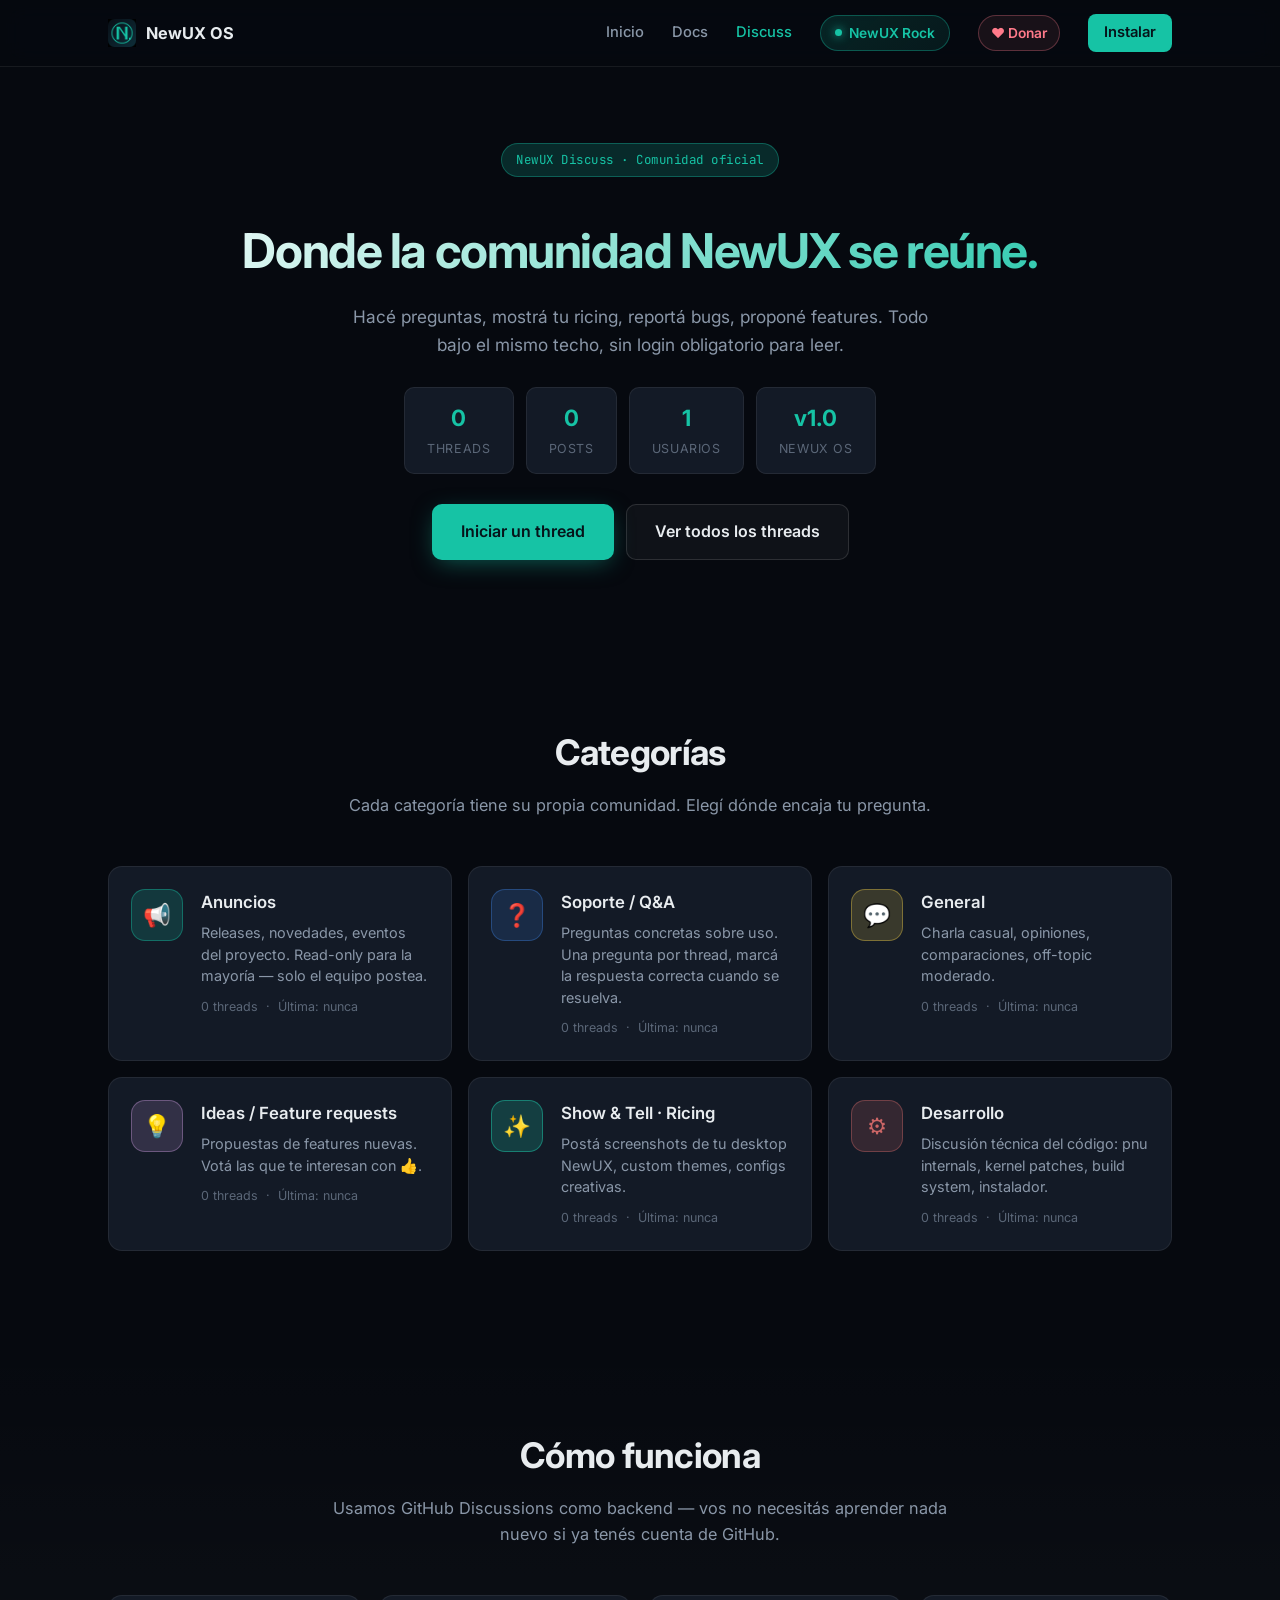
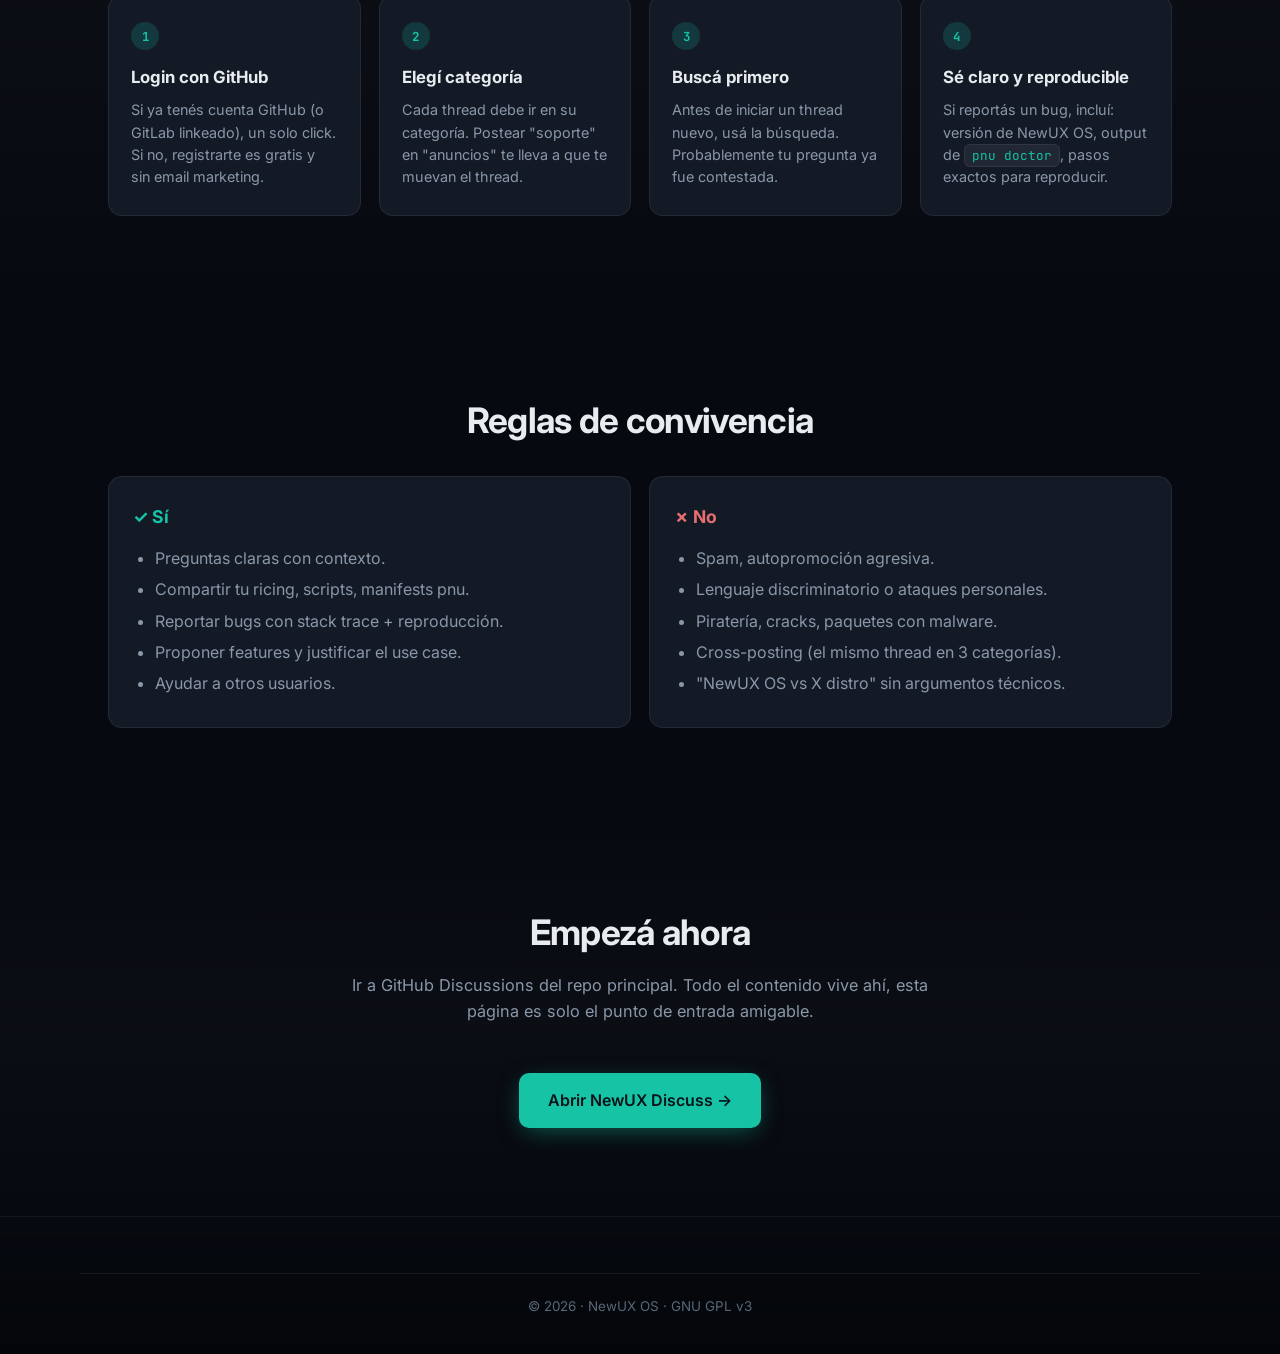
<file: discuss.html>
<!DOCTYPE html>
<html lang="es">
<head>
  <meta charset="UTF-8" />
  <meta name="viewport" content="width=device-width, initial-scale=1.0" />
  <title>NewUX Discuss · Comunidad</title>
  <meta name="description" content="Foro oficial de NewUX OS — soporte, desarrollo, ricing, anuncios." />
  <link rel="icon" type="image/png" href="assets/logo.png" />
  <link rel="preconnect" href="https://fonts.googleapis.com" />
  <link rel="preconnect" href="https://fonts.gstatic.com" crossorigin />
  <link href="https://fonts.googleapis.com/css2?family=Inter:wght@400;500;600;700;800&family=JetBrains+Mono:wght@400;500;600&display=swap" rel="stylesheet" />
  <link rel="stylesheet" href="style.css" />
  <link rel="stylesheet" href="pages.css" />
  <meta name="theme-color" content="#0a1018" />
</head>
<body class="page-discuss">
  <div class="bg-mesh"></div>
  <div class="bg-grid"></div>

  <nav class="topbar">
    <div class="container nav-row">
      <a href="./" class="brand">
        <img src="assets/logo.png" alt="" />
        <span>NewUX OS</span>
      </a>
      <div class="nav-links">
        <a href="./">Inicio</a>
        <a href="docs.html">Docs</a>
        <a href="discuss.html" class="active">Discuss</a>
        <a href="rock.html" class="nav-rock"><span class="rock-dot"></span>NewUX Rock</a>
        <a href="donar.html" class="nav-donate">♥ Donar</a>
        <a href="./#instalar" class="nav-cta">Instalar</a>
      </div>
    </div>
  </nav>

  <header class="discuss-hero">
    <div class="container">
      <span class="eyebrow">NewUX Discuss · Comunidad oficial</span>
      <h1>Donde la comunidad NewUX se reúne.</h1>
      <p class="lead">Hacé preguntas, mostrá tu ricing, reportá bugs, proponé features. Todo bajo el mismo techo, sin login obligatorio para leer.</p>
      <div class="discuss-stats">
        <div class="stat"><strong>0</strong><span>Threads</span></div>
        <div class="stat"><strong>0</strong><span>Posts</span></div>
        <div class="stat"><strong>1</strong><span>Usuarios</span></div>
        <div class="stat"><strong>v1.0</strong><span>NewUX OS</span></div>
      </div>
      <div class="cta-row">
        <a class="btn btn-primary btn-lg" href="https://github.com/tomymartingrinberg-cpu/NewUX-OS/discussions/new/choose">
          <span>Iniciar un thread</span>
        </a>
        <a class="btn btn-ghost btn-lg" href="https://github.com/tomymartingrinberg-cpu/NewUX-OS/discussions">
          <span>Ver todos los threads</span>
        </a>
      </div>
    </div>
  </header>

  <section class="section">
    <div class="container">
      <h2 class="section-title">Categorías</h2>
      <p class="section-sub">Cada categoría tiene su propia comunidad. Elegí dónde encaja tu pregunta.</p>

      <div class="cat-grid">
        <a class="cat-card" href="https://github.com/tomymartingrinberg-cpu/NewUX-OS/discussions/categories/announcements">
          <div class="cat-ico" style="--cat:#16c3a5">📢</div>
          <div class="cat-body">
            <h3>Anuncios</h3>
            <p>Releases, novedades, eventos del proyecto. Read-only para la mayoría — solo el equipo postea.</p>
            <div class="cat-meta"><span>0 threads</span><span>·</span><span>Última: nunca</span></div>
          </div>
        </a>

        <a class="cat-card" href="https://github.com/tomymartingrinberg-cpu/NewUX-OS/discussions/categories/q-a">
          <div class="cat-ico" style="--cat:#3a7bd5">❓</div>
          <div class="cat-body">
            <h3>Soporte / Q&amp;A</h3>
            <p>Preguntas concretas sobre uso. Una pregunta por thread, marcá la respuesta correcta cuando se resuelva.</p>
            <div class="cat-meta"><span>0 threads</span><span>·</span><span>Última: nunca</span></div>
          </div>
        </a>

        <a class="cat-card" href="https://github.com/tomymartingrinberg-cpu/NewUX-OS/discussions/categories/general">
          <div class="cat-ico" style="--cat:#e7c547">💬</div>
          <div class="cat-body">
            <h3>General</h3>
            <p>Charla casual, opiniones, comparaciones, off-topic moderado.</p>
            <div class="cat-meta"><span>0 threads</span><span>·</span><span>Última: nunca</span></div>
          </div>
        </a>

        <a class="cat-card" href="https://github.com/tomymartingrinberg-cpu/NewUX-OS/discussions/categories/ideas">
          <div class="cat-ico" style="--cat:#c397d8">💡</div>
          <div class="cat-body">
            <h3>Ideas / Feature requests</h3>
            <p>Propuestas de features nuevas. Votá las que te interesan con 👍.</p>
            <div class="cat-meta"><span>0 threads</span><span>·</span><span>Última: nunca</span></div>
          </div>
        </a>

        <a class="cat-card" href="https://github.com/tomymartingrinberg-cpu/NewUX-OS/discussions/categories/show-and-tell">
          <div class="cat-ico" style="--cat:#1ee0bd">✨</div>
          <div class="cat-body">
            <h3>Show &amp; Tell · Ricing</h3>
            <p>Postá screenshots de tu desktop NewUX, custom themes, configs creativas.</p>
            <div class="cat-meta"><span>0 threads</span><span>·</span><span>Última: nunca</span></div>
          </div>
        </a>

        <a class="cat-card" href="https://github.com/tomymartingrinberg-cpu/NewUX-OS/discussions/categories/development">
          <div class="cat-ico" style="--cat:#cc6666">⚙️</div>
          <div class="cat-body">
            <h3>Desarrollo</h3>
            <p>Discusión técnica del código: pnu internals, kernel patches, build system, instalador.</p>
            <div class="cat-meta"><span>0 threads</span><span>·</span><span>Última: nunca</span></div>
          </div>
        </a>
      </div>
    </div>
  </section>

  <section class="section section-alt">
    <div class="container">
      <h2 class="section-title">Cómo funciona</h2>
      <p class="section-sub">Usamos GitHub Discussions como backend — vos no necesitás aprender nada nuevo si ya tenés cuenta de GitHub.</p>

      <div class="howto-grid">
        <article class="howto-item">
          <div class="howto-num">1</div>
          <h3>Login con GitHub</h3>
          <p>Si ya tenés cuenta GitHub (o GitLab linkeado), un solo click. Si no, registrarte es gratis y sin email marketing.</p>
        </article>
        <article class="howto-item">
          <div class="howto-num">2</div>
          <h3>Elegí categoría</h3>
          <p>Cada thread debe ir en su categoría. Postear "soporte" en "anuncios" te lleva a que te muevan el thread.</p>
        </article>
        <article class="howto-item">
          <div class="howto-num">3</div>
          <h3>Buscá primero</h3>
          <p>Antes de iniciar un thread nuevo, usá la búsqueda. Probablemente tu pregunta ya fue contestada.</p>
        </article>
        <article class="howto-item">
          <div class="howto-num">4</div>
          <h3>Sé claro y reproducible</h3>
          <p>Si reportás un bug, incluí: versión de NewUX OS, output de <code>pnu doctor</code>, pasos exactos para reproducir.</p>
        </article>
      </div>
    </div>
  </section>

  <section class="section">
    <div class="container">
      <h2 class="section-title">Reglas de convivencia</h2>
      <div class="rules-grid">
        <div class="rule rule-ok">
          <h3>✓ Sí</h3>
          <ul>
            <li>Preguntas claras con contexto.</li>
            <li>Compartir tu ricing, scripts, manifests pnu.</li>
            <li>Reportar bugs con stack trace + reproducción.</li>
            <li>Proponer features y justificar el use case.</li>
            <li>Ayudar a otros usuarios.</li>
          </ul>
        </div>
        <div class="rule rule-no">
          <h3>✗ No</h3>
          <ul>
            <li>Spam, autopromoción agresiva.</li>
            <li>Lenguaje discriminatorio o ataques personales.</li>
            <li>Piratería, cracks, paquetes con malware.</li>
            <li>Cross-posting (el mismo thread en 3 categorías).</li>
            <li>"NewUX OS vs X distro" sin argumentos técnicos.</li>
          </ul>
        </div>
      </div>
    </div>
  </section>

  <section class="section section-alt">
    <div class="container">
      <h2 class="section-title">Empezá ahora</h2>
      <p class="section-sub">Ir a GitHub Discussions del repo principal. Todo el contenido vive ahí, esta página es solo el punto de entrada amigable.</p>
      <div style="text-align:center; margin-top:32px;">
        <a class="btn btn-primary btn-lg" href="https://github.com/tomymartingrinberg-cpu/NewUX-OS/discussions">
          Abrir NewUX Discuss →
        </a>
      </div>
    </div>
  </section>

  <footer>
    <div class="container footer-bottom">
      <span>© 2026 · NewUX OS · GNU GPL v3</span>
    </div>
  </footer>
</body>
</html>
</file>
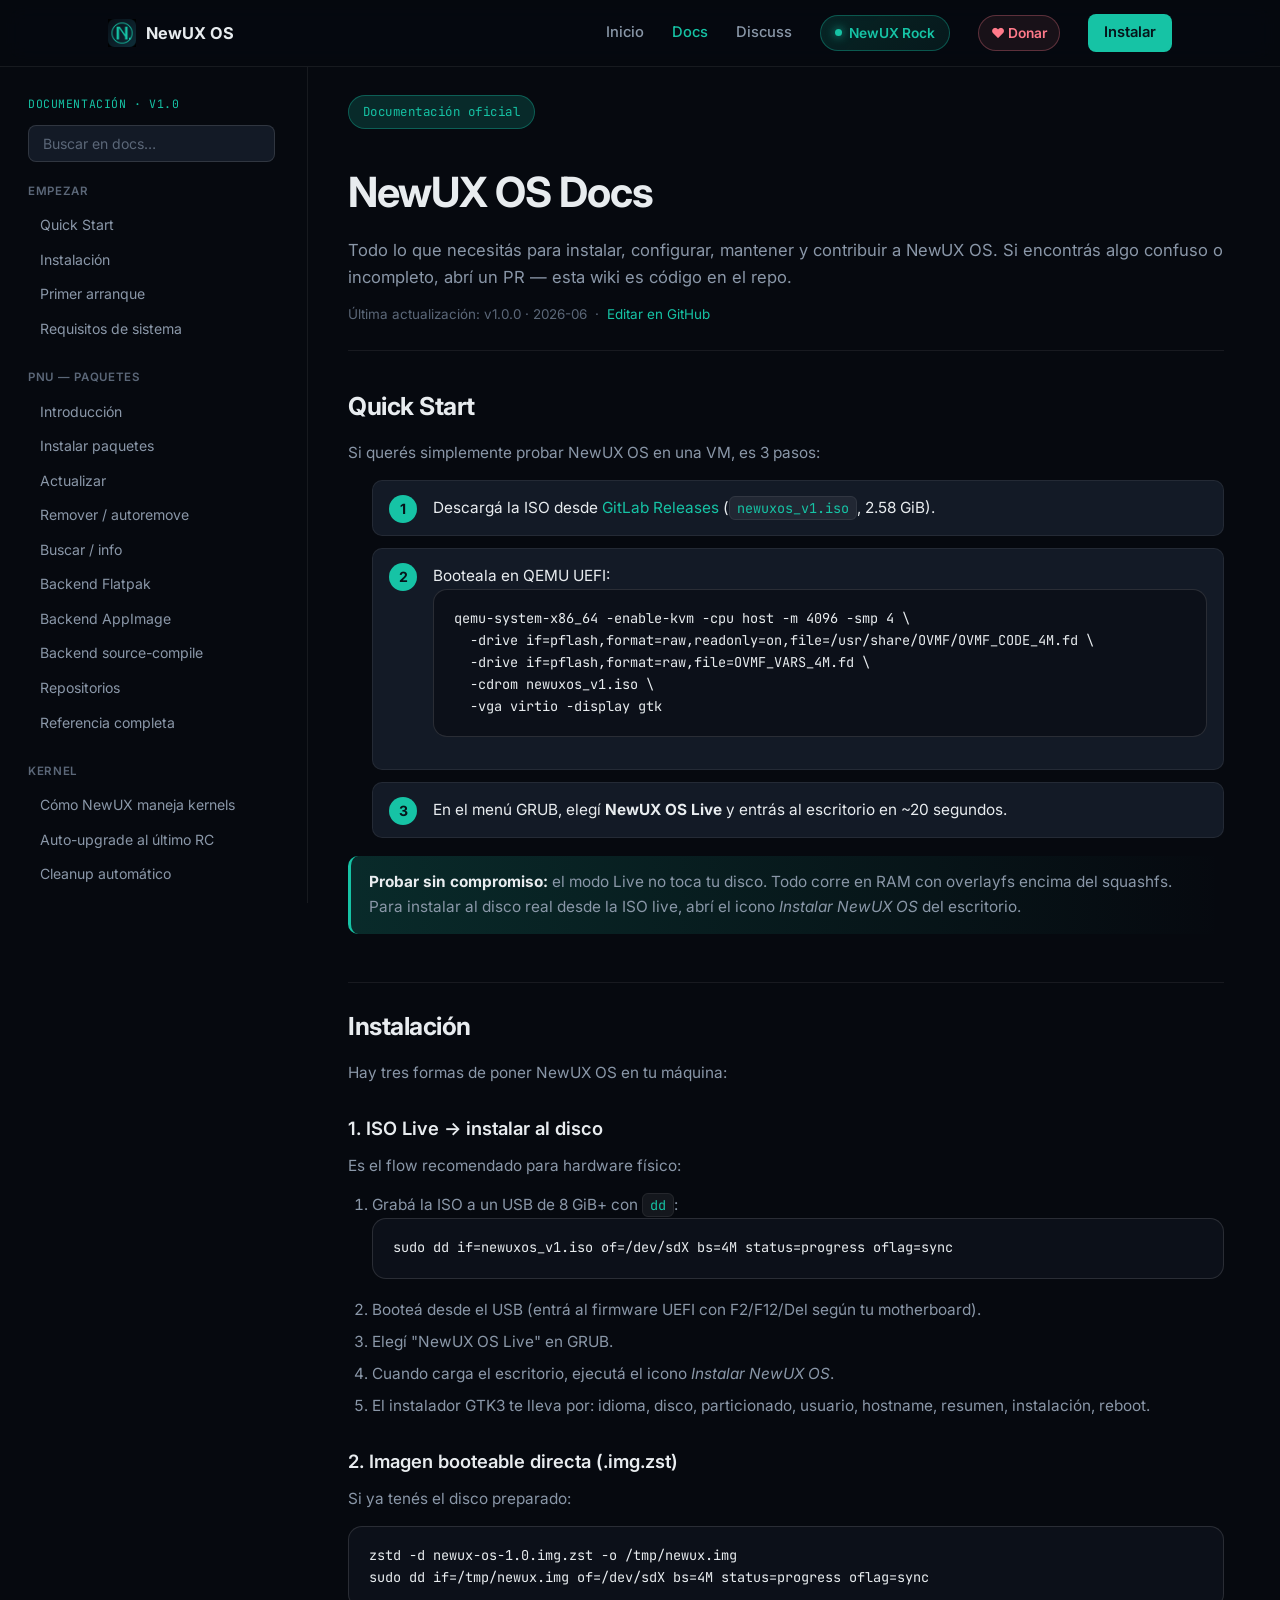
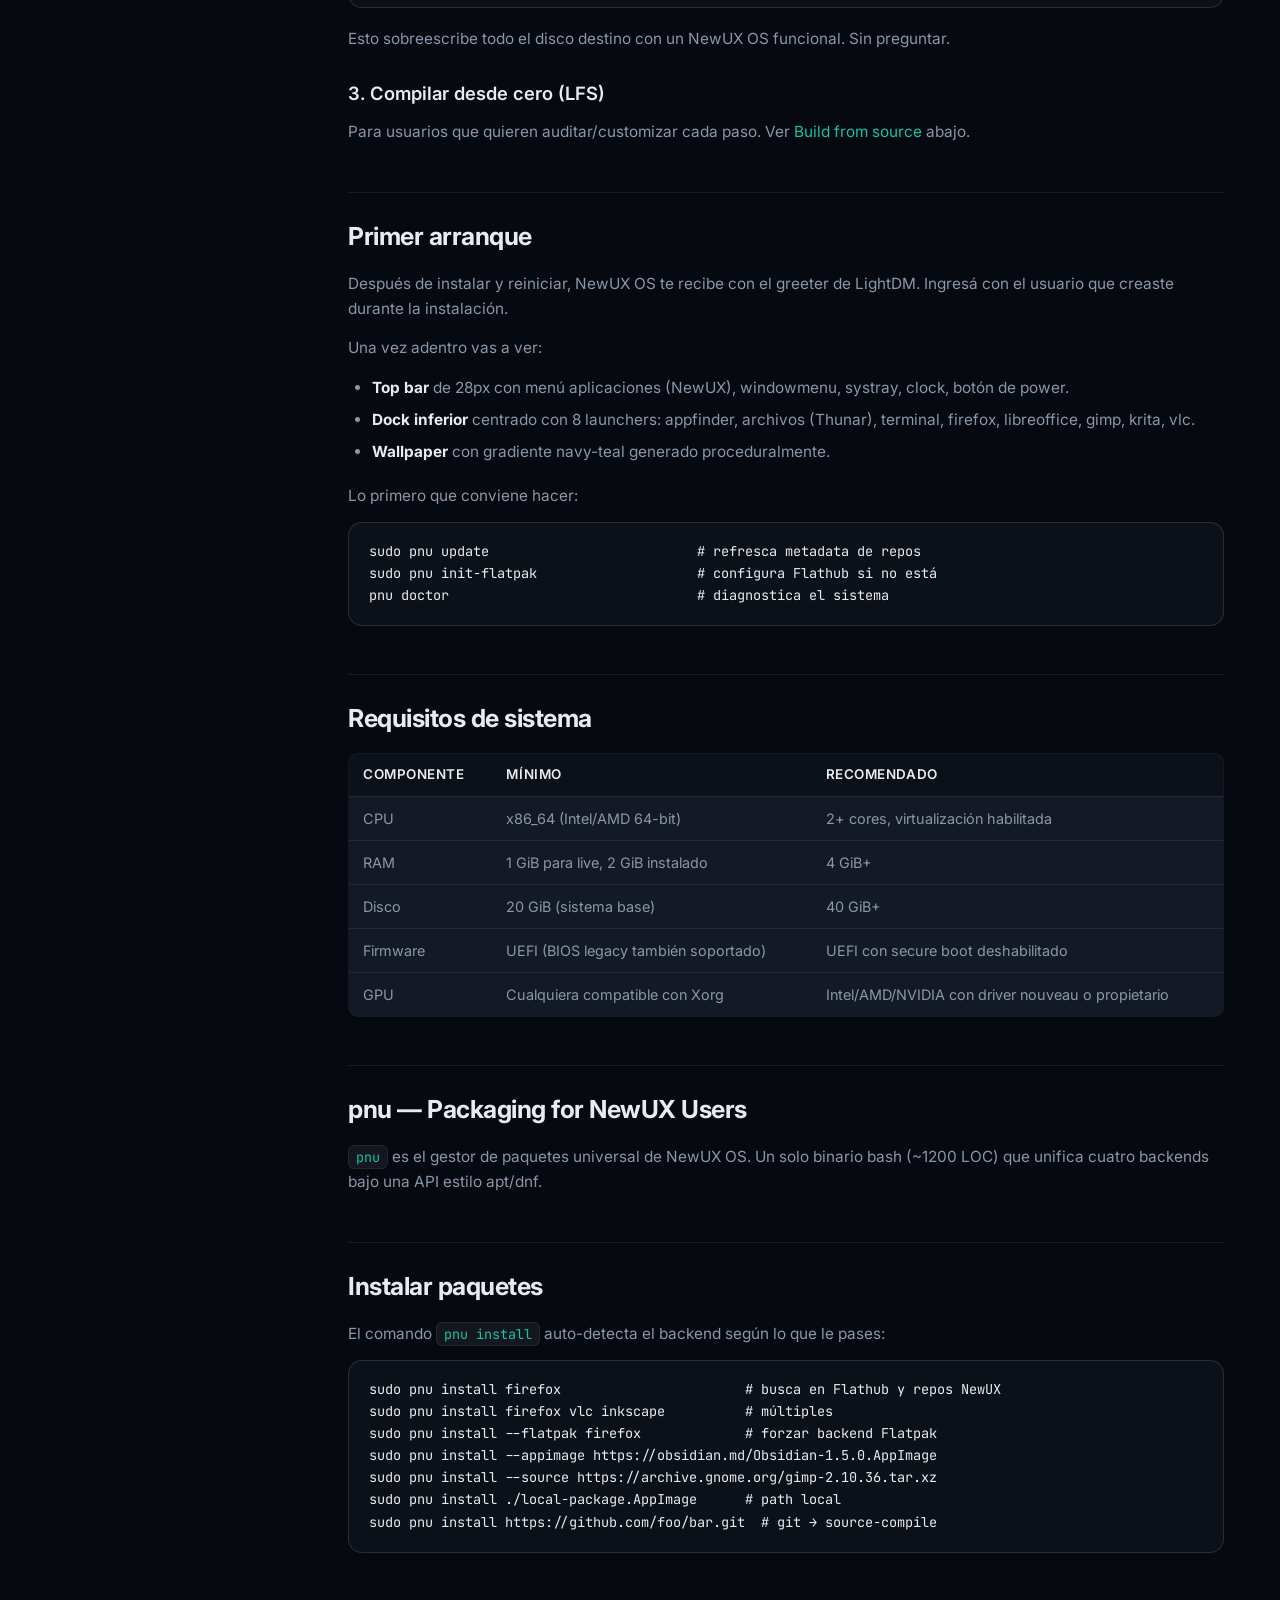
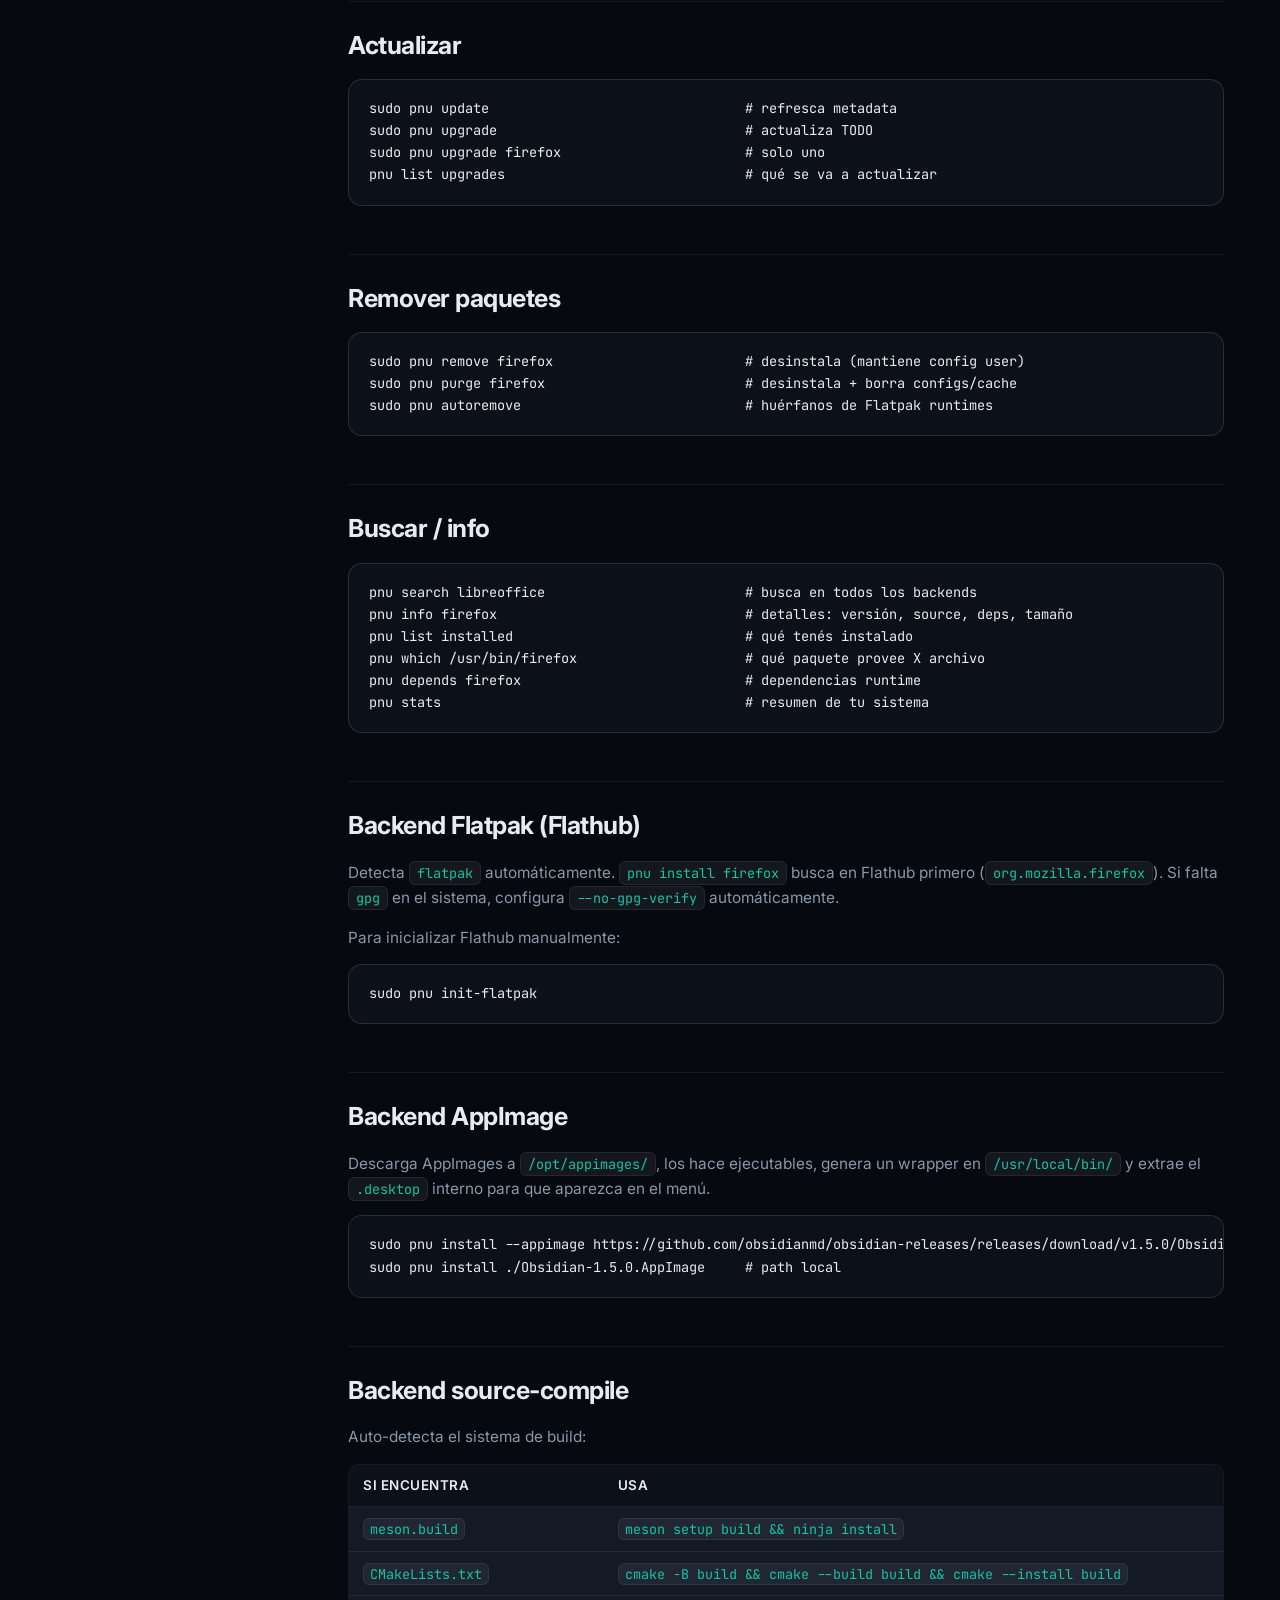
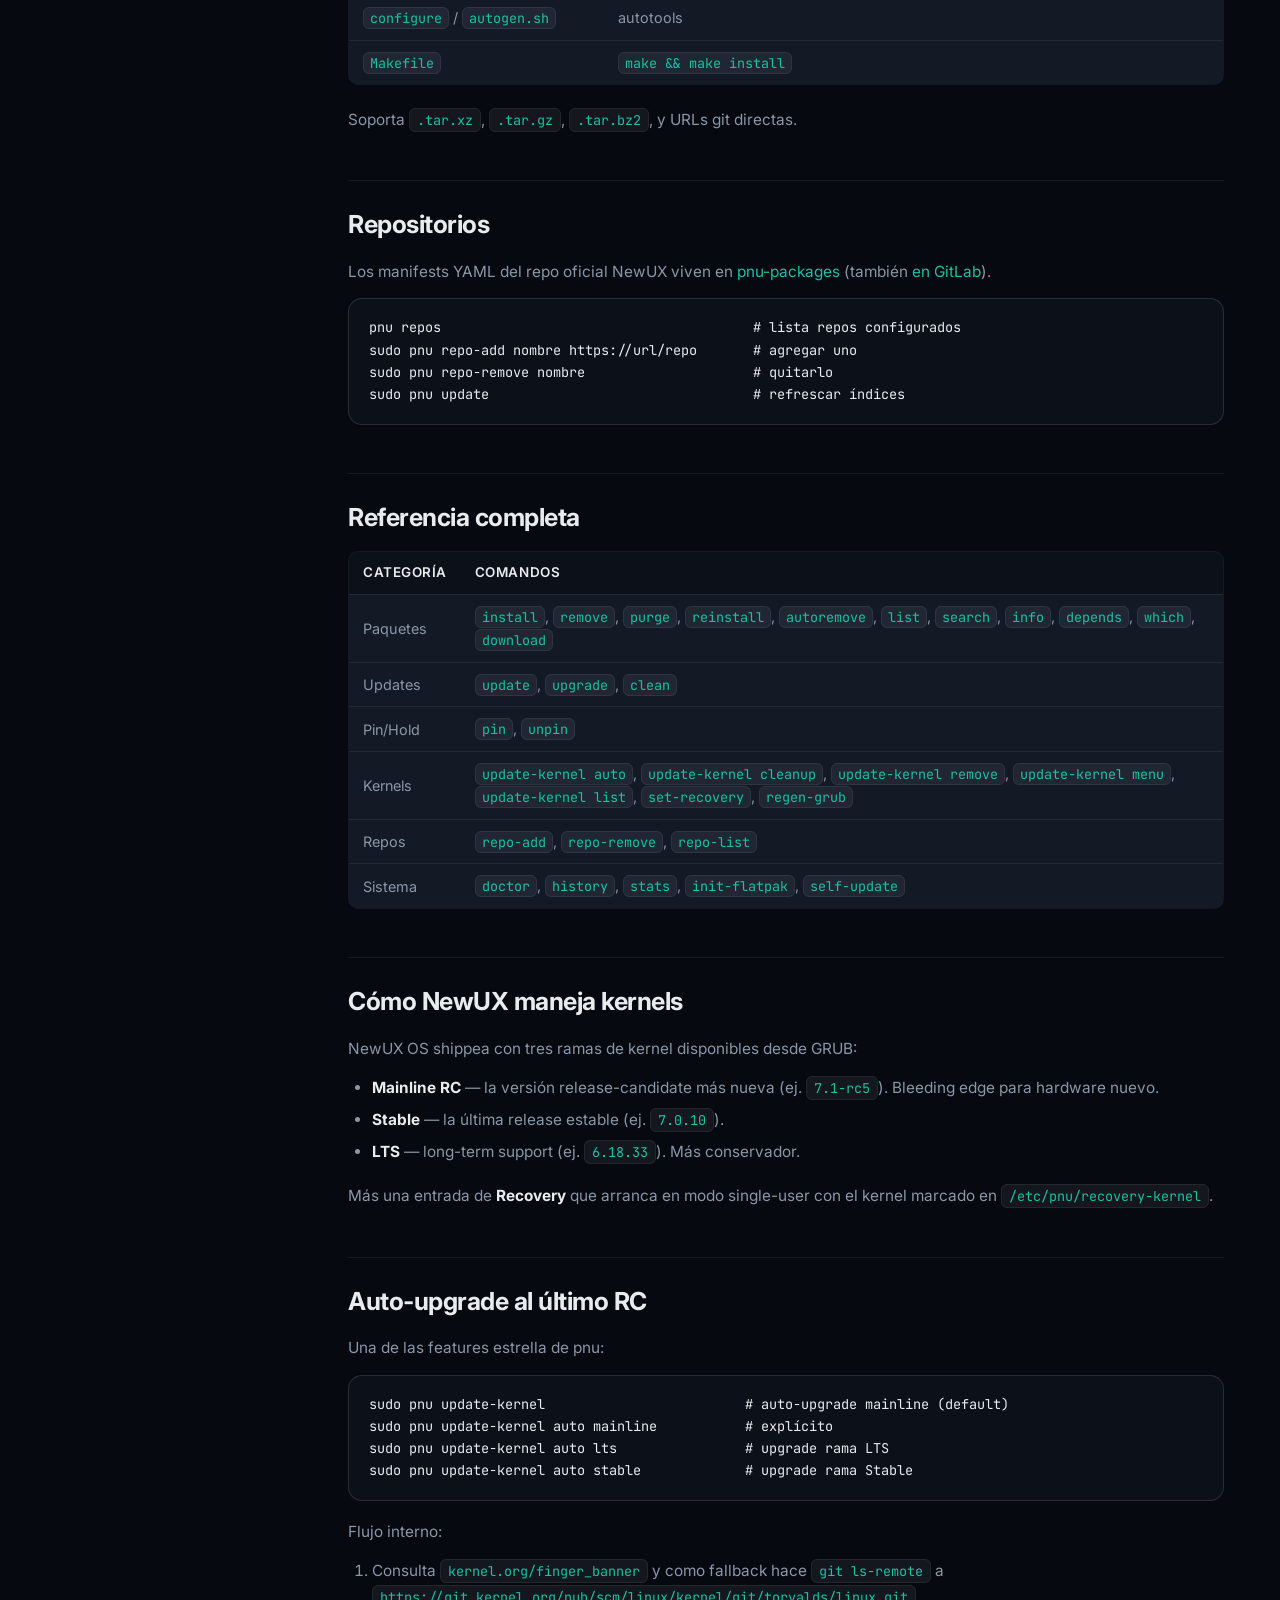
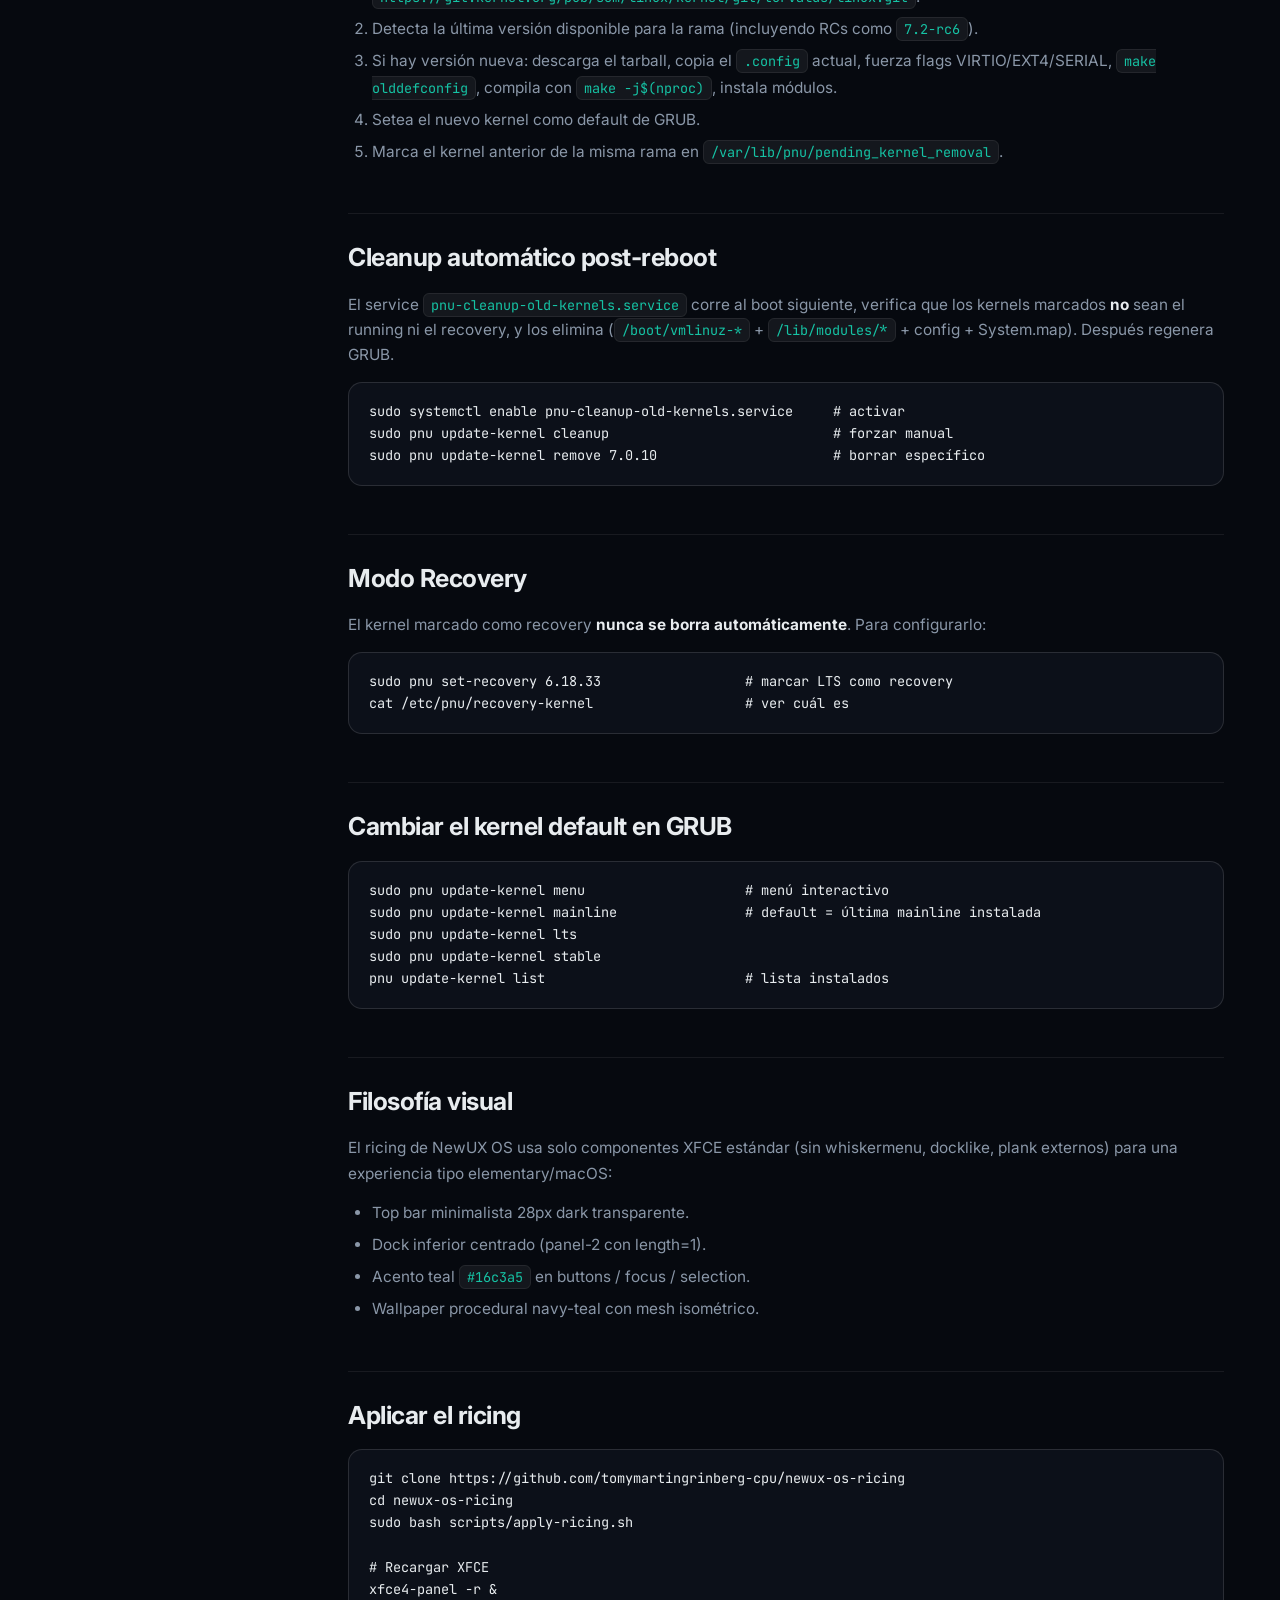
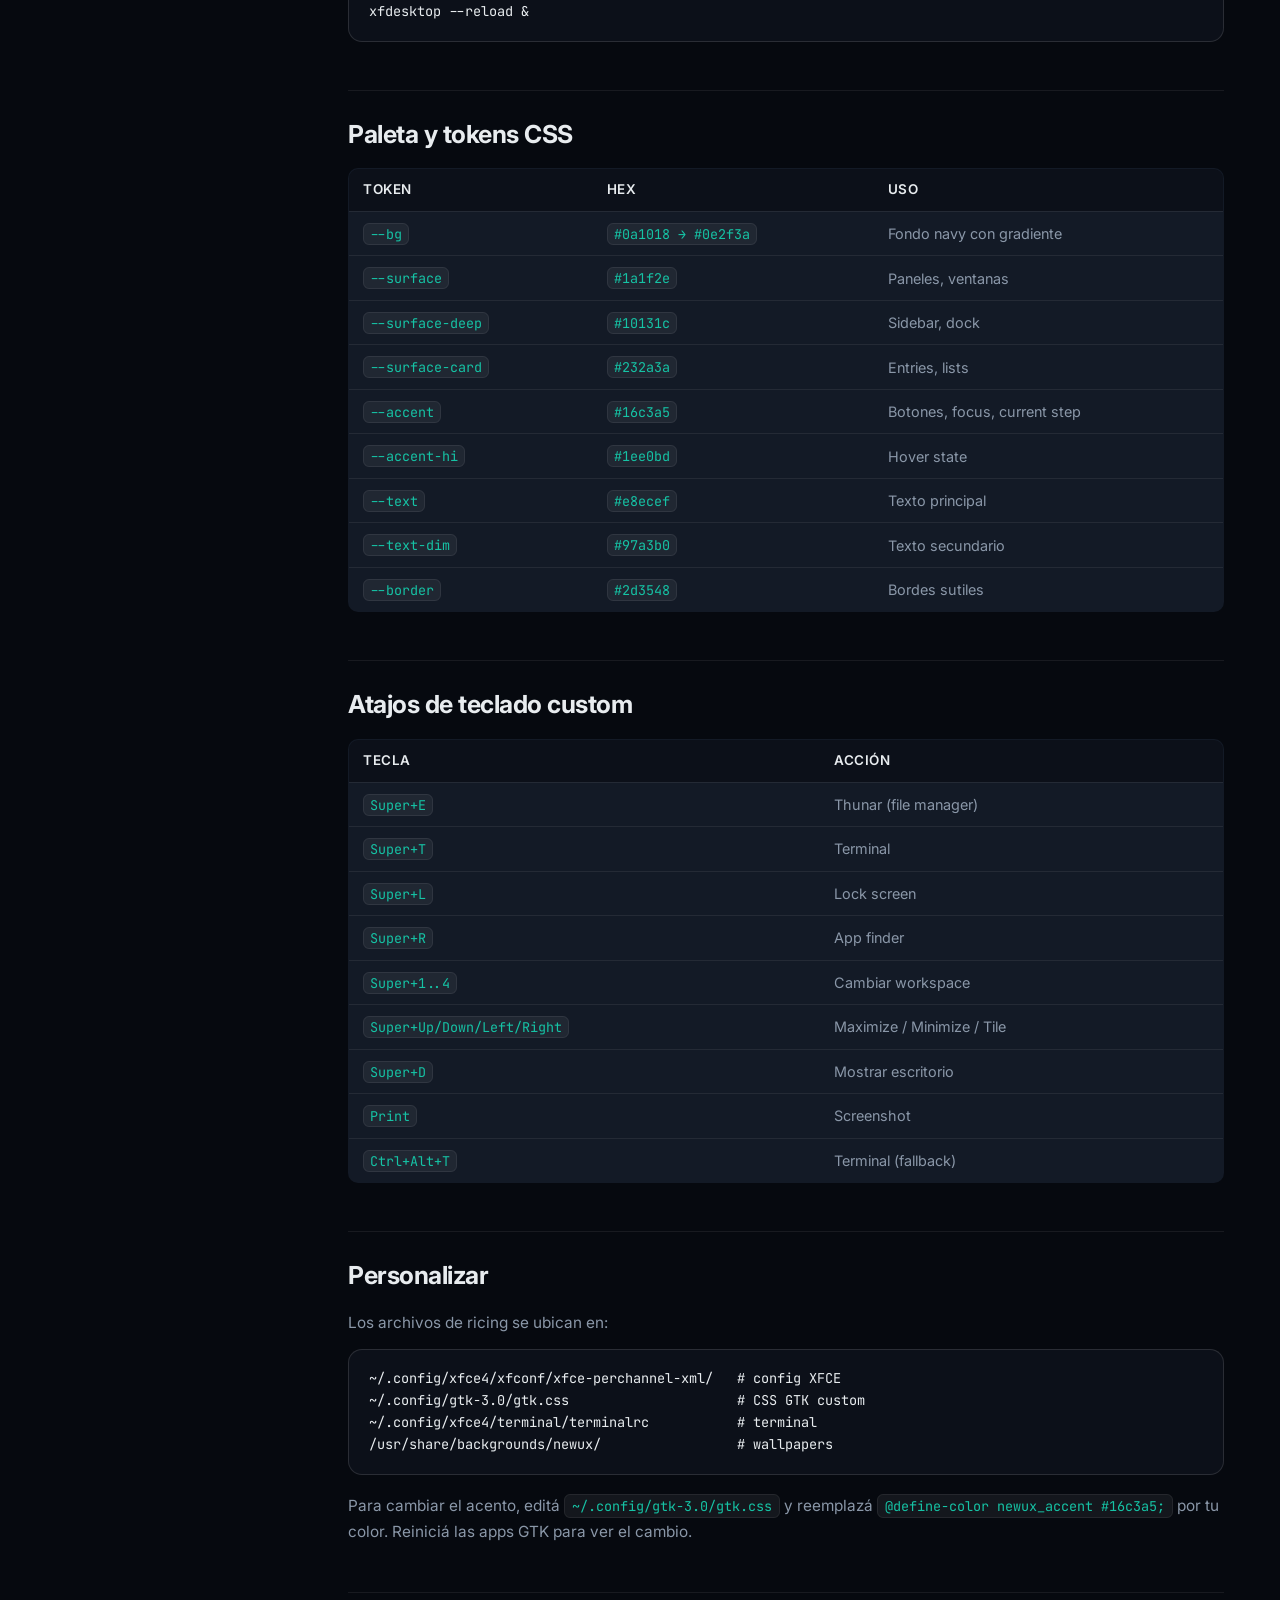
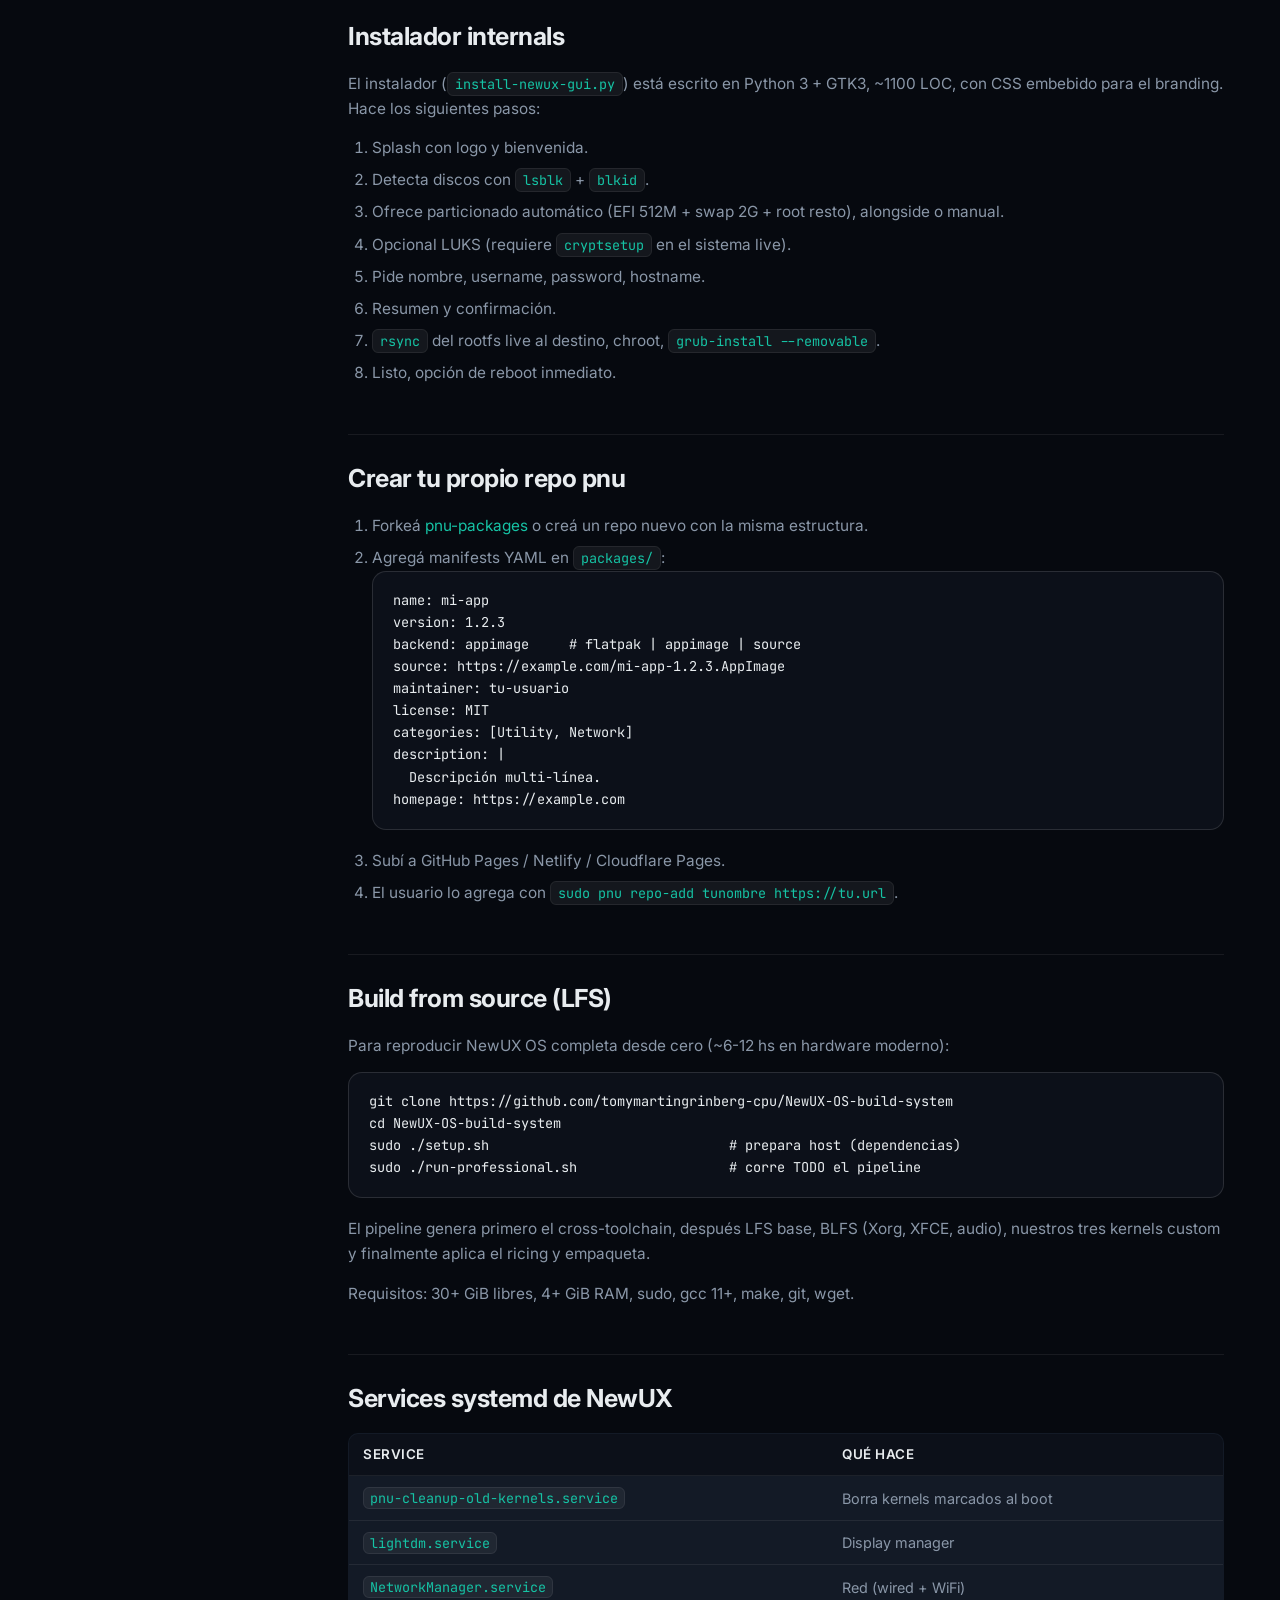
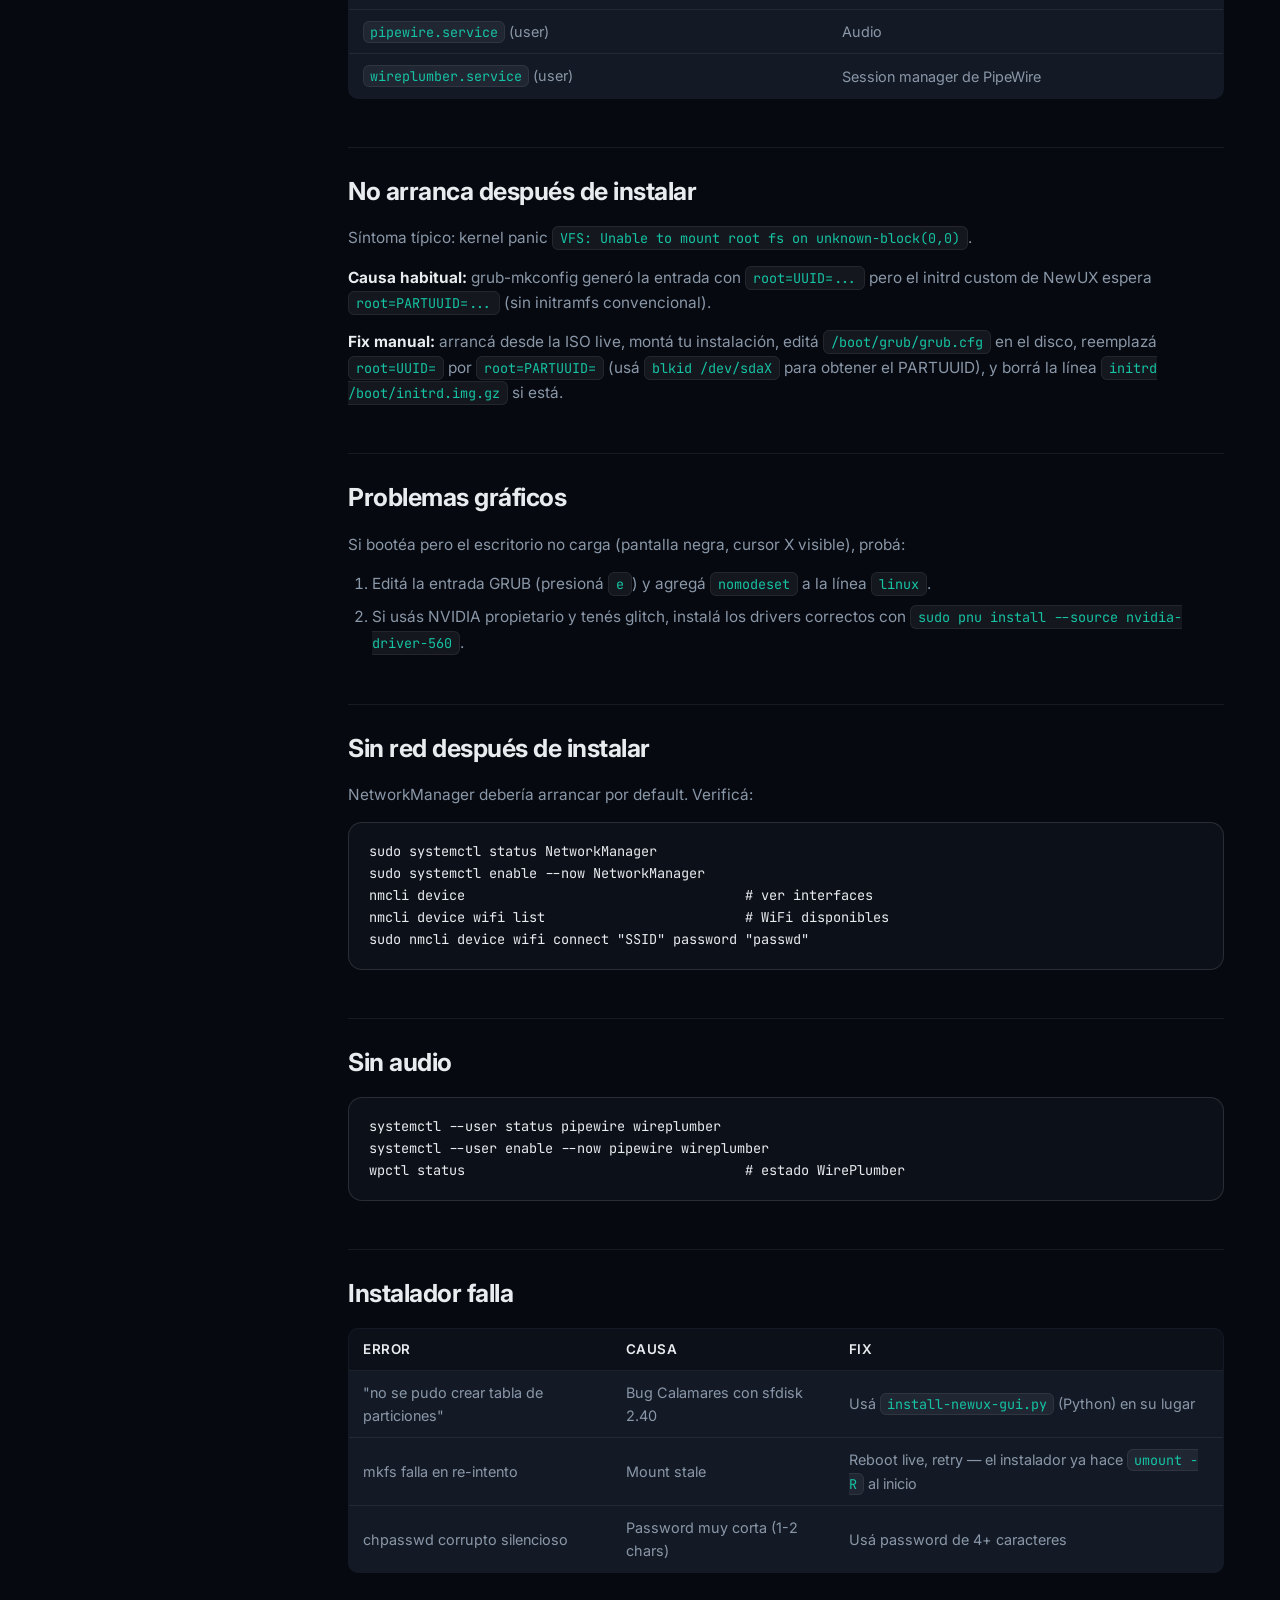
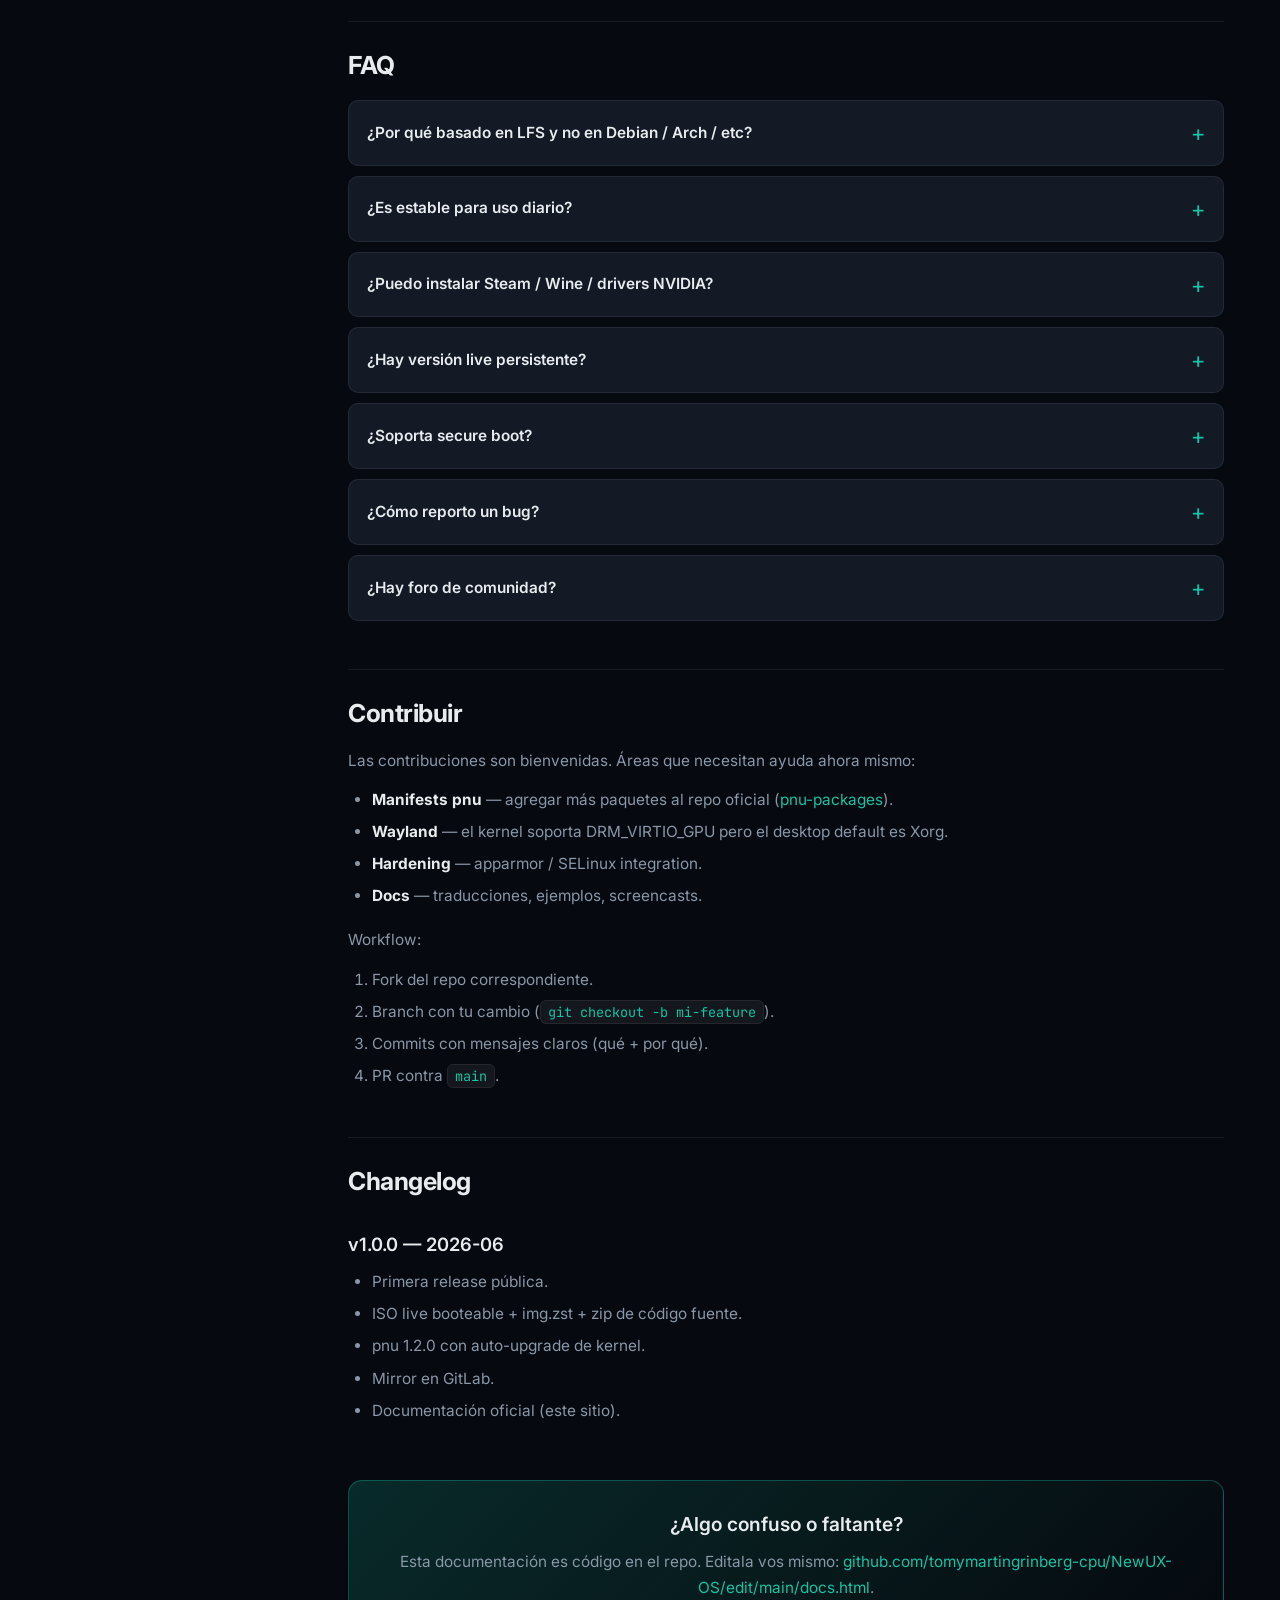
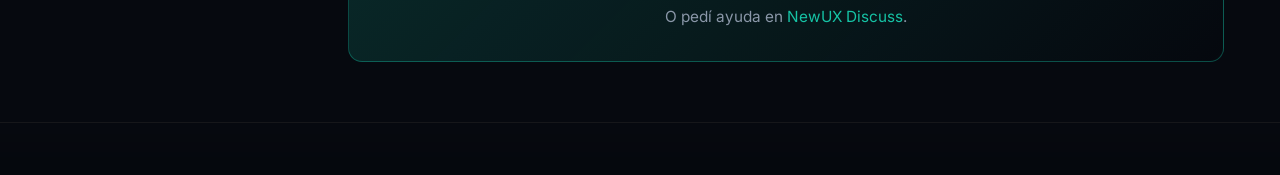
<file: docs.html>
<!DOCTYPE html>
<html lang="es">
<head>
  <meta charset="UTF-8" />
  <meta name="viewport" content="width=device-width, initial-scale=1.0" />
  <title>NewUX OS · Documentación</title>
  <meta name="description" content="Documentación completa de NewUX OS — instalación, pnu, kernel, ricing, troubleshooting, FAQ." />
  <link rel="icon" type="image/png" href="assets/logo.png" />
  <link rel="preconnect" href="https://fonts.googleapis.com" />
  <link rel="preconnect" href="https://fonts.gstatic.com" crossorigin />
  <link href="https://fonts.googleapis.com/css2?family=Inter:wght@400;500;600;700;800&family=JetBrains+Mono:wght@400;500;600&display=swap" rel="stylesheet" />
  <link rel="stylesheet" href="style.css" />
  <link rel="stylesheet" href="pages.css" />
  <meta name="theme-color" content="#0a1018" />
</head>
<body class="page-docs">
  <div class="bg-mesh"></div>
  <div class="bg-grid"></div>

  <nav class="topbar">
    <div class="container nav-row">
      <a href="./" class="brand">
        <img src="assets/logo.png" alt="" />
        <span>NewUX OS</span>
      </a>
      <div class="nav-links">
        <a href="./">Inicio</a>
        <a href="docs.html" class="active">Docs</a>
        <a href="discuss.html">Discuss</a>
        <a href="rock.html" class="nav-rock"><span class="rock-dot"></span>NewUX Rock</a>
        <a href="donar.html" class="nav-donate">♥ Donar</a>
        <a href="./#instalar" class="nav-cta">Instalar</a>
      </div>
    </div>
  </nav>

  <div class="page-layout">
    <aside class="page-sidebar">
      <div class="sidebar-inner">
        <div class="sidebar-head">
          <span class="sidebar-eyebrow">Documentación · v1.0</span>
          <input type="search" placeholder="Buscar en docs…" class="sidebar-search" oninput="filterToc(this.value)" />
        </div>
        <nav class="sidebar-toc">
          <h4>Empezar</h4>
          <a href="#quick-start">Quick Start</a>
          <a href="#instalacion">Instalación</a>
          <a href="#primer-arranque">Primer arranque</a>
          <a href="#requisitos">Requisitos de sistema</a>

          <h4>pnu — paquetes</h4>
          <a href="#pnu-intro">Introducción</a>
          <a href="#pnu-instalar">Instalar paquetes</a>
          <a href="#pnu-actualizar">Actualizar</a>
          <a href="#pnu-remover">Remover / autoremove</a>
          <a href="#pnu-buscar">Buscar / info</a>
          <a href="#pnu-flatpak">Backend Flatpak</a>
          <a href="#pnu-appimage">Backend AppImage</a>
          <a href="#pnu-source">Backend source-compile</a>
          <a href="#pnu-repos">Repositorios</a>
          <a href="#pnu-comandos">Referencia completa</a>

          <h4>Kernel</h4>
          <a href="#kernel-intro">Cómo NewUX maneja kernels</a>
          <a href="#kernel-update">Auto-upgrade al último RC</a>
          <a href="#kernel-cleanup">Cleanup automático</a>
          <a href="#kernel-recovery">Modo Recovery</a>
          <a href="#kernel-grub">Cambiar default en GRUB</a>

          <h4>Ricing</h4>
          <a href="#ricing-intro">Filosofía visual</a>
          <a href="#ricing-aplicar">Aplicar el ricing</a>
          <a href="#ricing-paleta">Paleta y tokens</a>
          <a href="#ricing-atajos">Atajos custom</a>
          <a href="#ricing-personalizar">Personalizar</a>

          <h4>Avanzado</h4>
          <a href="#instalador-flujo">Instalador internals</a>
          <a href="#crear-repo">Crear repo propio</a>
          <a href="#build-from-source">Build from source (LFS)</a>
          <a href="#systemd-services">Services systemd</a>

          <h4>Resolver problemas</h4>
          <a href="#trouble-boot">No arranca</a>
          <a href="#trouble-grafica">Problemas gráficos</a>
          <a href="#trouble-red">Sin red</a>
          <a href="#trouble-audio">Sin audio</a>
          <a href="#trouble-instalador">Instalador falla</a>

          <h4>Comunidad</h4>
          <a href="#faq">FAQ</a>
          <a href="#contribuir">Contribuir</a>
          <a href="#changelog">Changelog</a>
        </nav>
      </div>
    </aside>

    <main class="page-main docs-main">
      <header class="docs-header">
        <span class="eyebrow">Documentación oficial</span>
        <h1>NewUX OS Docs</h1>
        <p class="lead">Todo lo que necesitás para instalar, configurar, mantener y contribuir a NewUX OS. Si encontrás algo confuso o incompleto, abrí un PR — esta wiki es código en el repo.</p>
        <div class="docs-meta">
          <span>Última actualización: v1.0.0 · 2026-06</span>
          <span>·</span>
          <a href="https://github.com/tomymartingrinberg-cpu/NewUX-OS/edit/main/docs.html">Editar en GitHub</a>
        </div>
      </header>

      <article class="docs-content">

        <h2 id="quick-start">Quick Start</h2>
        <p>Si querés simplemente probar NewUX OS en una VM, es 3 pasos:</p>
        <ol class="step-list">
          <li>Descargá la ISO desde <a href="https://gitlab.com/tomasmartingrinberg-cpu/NewUX-OS/-/releases/v1.0.0">GitLab Releases</a> (<code>newuxos_v1.iso</code>, 2.58 GiB).</li>
          <li>Booteala en QEMU UEFI:
<pre><code>qemu-system-x86_64 -enable-kvm -cpu host -m 4096 -smp 4 \
  -drive if=pflash,format=raw,readonly=on,file=/usr/share/OVMF/OVMF_CODE_4M.fd \
  -drive if=pflash,format=raw,file=OVMF_VARS_4M.fd \
  -cdrom newuxos_v1.iso \
  -vga virtio -display gtk</code></pre>
          </li>
          <li>En el menú GRUB, elegí <strong>NewUX OS Live</strong> y entrás al escritorio en ~20 segundos.</li>
        </ol>

        <div class="callout callout-info">
          <strong>Probar sin compromiso:</strong> el modo Live no toca tu disco. Todo corre en RAM con overlayfs encima del squashfs. Para instalar al disco real desde la ISO live, abrí el icono <em>Instalar NewUX OS</em> del escritorio.
        </div>

        <h2 id="instalacion">Instalación</h2>
        <p>Hay tres formas de poner NewUX OS en tu máquina:</p>

        <h3>1. ISO Live → instalar al disco</h3>
        <p>Es el flow recomendado para hardware físico:</p>
        <ol>
          <li>Grabá la ISO a un USB de 8 GiB+ con <code>dd</code>:
<pre><code>sudo dd if=newuxos_v1.iso of=/dev/sdX bs=4M status=progress oflag=sync</code></pre>
          </li>
          <li>Booteá desde el USB (entrá al firmware UEFI con F2/F12/Del según tu motherboard).</li>
          <li>Elegí "NewUX OS Live" en GRUB.</li>
          <li>Cuando carga el escritorio, ejecutá el icono <em>Instalar NewUX OS</em>.</li>
          <li>El instalador GTK3 te lleva por: idioma, disco, particionado, usuario, hostname, resumen, instalación, reboot.</li>
        </ol>

        <h3>2. Imagen booteable directa (.img.zst)</h3>
        <p>Si ya tenés el disco preparado:</p>
<pre><code>zstd -d newux-os-1.0.img.zst -o /tmp/newux.img
sudo dd if=/tmp/newux.img of=/dev/sdX bs=4M status=progress oflag=sync</code></pre>
        <p>Esto sobreescribe todo el disco destino con un NewUX OS funcional. Sin preguntar.</p>

        <h3>3. Compilar desde cero (LFS)</h3>
        <p>Para usuarios que quieren auditar/customizar cada paso. Ver <a href="#build-from-source">Build from source</a> abajo.</p>

        <h2 id="primer-arranque">Primer arranque</h2>
        <p>Después de instalar y reiniciar, NewUX OS te recibe con el greeter de LightDM. Ingresá con el usuario que creaste durante la instalación.</p>

        <p>Una vez adentro vas a ver:</p>
        <ul>
          <li><strong>Top bar</strong> de 28px con menú aplicaciones (NewUX), windowmenu, systray, clock, botón de power.</li>
          <li><strong>Dock inferior</strong> centrado con 8 launchers: appfinder, archivos (Thunar), terminal, firefox, libreoffice, gimp, krita, vlc.</li>
          <li><strong>Wallpaper</strong> con gradiente navy-teal generado proceduralmente.</li>
        </ul>

        <p>Lo primero que conviene hacer:</p>
<pre><code>sudo pnu update                          # refresca metadata de repos
sudo pnu init-flatpak                    # configura Flathub si no está
pnu doctor                               # diagnostica el sistema</code></pre>

        <h2 id="requisitos">Requisitos de sistema</h2>
        <table class="docs-table">
          <thead><tr><th>Componente</th><th>Mínimo</th><th>Recomendado</th></tr></thead>
          <tbody>
            <tr><td>CPU</td><td>x86_64 (Intel/AMD 64-bit)</td><td>2+ cores, virtualización habilitada</td></tr>
            <tr><td>RAM</td><td>1 GiB para live, 2 GiB instalado</td><td>4 GiB+</td></tr>
            <tr><td>Disco</td><td>20 GiB (sistema base)</td><td>40 GiB+</td></tr>
            <tr><td>Firmware</td><td>UEFI (BIOS legacy también soportado)</td><td>UEFI con secure boot deshabilitado</td></tr>
            <tr><td>GPU</td><td>Cualquiera compatible con Xorg</td><td>Intel/AMD/NVIDIA con driver nouveau o propietario</td></tr>
          </tbody>
        </table>

        <h2 id="pnu-intro">pnu — Packaging for NewUX Users</h2>
        <p><code>pnu</code> es el gestor de paquetes universal de NewUX OS. Un solo binario bash (~1200 LOC) que unifica cuatro backends bajo una API estilo apt/dnf.</p>

        <h2 id="pnu-instalar">Instalar paquetes</h2>
        <p>El comando <code>pnu install</code> auto-detecta el backend según lo que le pases:</p>
<pre><code>sudo pnu install firefox                       # busca en Flathub y repos NewUX
sudo pnu install firefox vlc inkscape          # múltiples
sudo pnu install --flatpak firefox             # forzar backend Flatpak
sudo pnu install --appimage https://obsidian.md/Obsidian-1.5.0.AppImage
sudo pnu install --source https://archive.gnome.org/gimp-2.10.36.tar.xz
sudo pnu install ./local-package.AppImage      # path local
sudo pnu install https://github.com/foo/bar.git  # git → source-compile</code></pre>

        <h2 id="pnu-actualizar">Actualizar</h2>
<pre><code>sudo pnu update                                # refresca metadata
sudo pnu upgrade                               # actualiza TODO
sudo pnu upgrade firefox                       # solo uno
pnu list upgrades                              # qué se va a actualizar</code></pre>

        <h2 id="pnu-remover">Remover paquetes</h2>
<pre><code>sudo pnu remove firefox                        # desinstala (mantiene config user)
sudo pnu purge firefox                         # desinstala + borra configs/cache
sudo pnu autoremove                            # huérfanos de Flatpak runtimes</code></pre>

        <h2 id="pnu-buscar">Buscar / info</h2>
<pre><code>pnu search libreoffice                         # busca en todos los backends
pnu info firefox                               # detalles: versión, source, deps, tamaño
pnu list installed                             # qué tenés instalado
pnu which /usr/bin/firefox                     # qué paquete provee X archivo
pnu depends firefox                            # dependencias runtime
pnu stats                                      # resumen de tu sistema</code></pre>

        <h2 id="pnu-flatpak">Backend Flatpak (Flathub)</h2>
        <p>Detecta <code>flatpak</code> automáticamente. <code>pnu install firefox</code> busca en Flathub primero (<code>org.mozilla.firefox</code>). Si falta <code>gpg</code> en el sistema, configura <code>--no-gpg-verify</code> automáticamente.</p>
        <p>Para inicializar Flathub manualmente:</p>
<pre><code>sudo pnu init-flatpak</code></pre>

        <h2 id="pnu-appimage">Backend AppImage</h2>
        <p>Descarga AppImages a <code>/opt/appimages/</code>, los hace ejecutables, genera un wrapper en <code>/usr/local/bin/</code> y extrae el <code>.desktop</code> interno para que aparezca en el menú.</p>
<pre><code>sudo pnu install --appimage https://github.com/obsidianmd/obsidian-releases/releases/download/v1.5.0/Obsidian-1.5.0.AppImage
sudo pnu install ./Obsidian-1.5.0.AppImage     # path local</code></pre>

        <h2 id="pnu-source">Backend source-compile</h2>
        <p>Auto-detecta el sistema de build:</p>
        <table class="docs-table">
          <thead><tr><th>Si encuentra</th><th>Usa</th></tr></thead>
          <tbody>
            <tr><td><code>meson.build</code></td><td><code>meson setup build &amp;&amp; ninja install</code></td></tr>
            <tr><td><code>CMakeLists.txt</code></td><td><code>cmake -B build &amp;&amp; cmake --build build &amp;&amp; cmake --install build</code></td></tr>
            <tr><td><code>configure</code> / <code>autogen.sh</code></td><td>autotools</td></tr>
            <tr><td><code>Makefile</code></td><td><code>make &amp;&amp; make install</code></td></tr>
          </tbody>
        </table>
        <p>Soporta <code>.tar.xz</code>, <code>.tar.gz</code>, <code>.tar.bz2</code>, y URLs git directas.</p>

        <h2 id="pnu-repos">Repositorios</h2>
        <p>Los manifests YAML del repo oficial NewUX viven en <a href="https://github.com/tomymartingrinberg-cpu/pnu-packages">pnu-packages</a> (también <a href="https://gitlab.com/tomasmartingrinberg-cpu/pnu-packages">en GitLab</a>).</p>
<pre><code>pnu repos                                       # lista repos configurados
sudo pnu repo-add nombre https://url/repo       # agregar uno
sudo pnu repo-remove nombre                     # quitarlo
sudo pnu update                                 # refrescar índices</code></pre>

        <h2 id="pnu-comandos">Referencia completa</h2>
        <table class="docs-table">
          <thead><tr><th>Categoría</th><th>Comandos</th></tr></thead>
          <tbody>
            <tr><td>Paquetes</td><td><code>install</code>, <code>remove</code>, <code>purge</code>, <code>reinstall</code>, <code>autoremove</code>, <code>list</code>, <code>search</code>, <code>info</code>, <code>depends</code>, <code>which</code>, <code>download</code></td></tr>
            <tr><td>Updates</td><td><code>update</code>, <code>upgrade</code>, <code>clean</code></td></tr>
            <tr><td>Pin/Hold</td><td><code>pin</code>, <code>unpin</code></td></tr>
            <tr><td>Kernels</td><td><code>update-kernel auto</code>, <code>update-kernel cleanup</code>, <code>update-kernel remove</code>, <code>update-kernel menu</code>, <code>update-kernel list</code>, <code>set-recovery</code>, <code>regen-grub</code></td></tr>
            <tr><td>Repos</td><td><code>repo-add</code>, <code>repo-remove</code>, <code>repo-list</code></td></tr>
            <tr><td>Sistema</td><td><code>doctor</code>, <code>history</code>, <code>stats</code>, <code>init-flatpak</code>, <code>self-update</code></td></tr>
          </tbody>
        </table>

        <h2 id="kernel-intro">Cómo NewUX maneja kernels</h2>
        <p>NewUX OS shippea con tres ramas de kernel disponibles desde GRUB:</p>
        <ul>
          <li><strong>Mainline RC</strong> — la versión release-candidate más nueva (ej. <code>7.1-rc5</code>). Bleeding edge para hardware nuevo.</li>
          <li><strong>Stable</strong> — la última release estable (ej. <code>7.0.10</code>).</li>
          <li><strong>LTS</strong> — long-term support (ej. <code>6.18.33</code>). Más conservador.</li>
        </ul>
        <p>Más una entrada de <strong>Recovery</strong> que arranca en modo single-user con el kernel marcado en <code>/etc/pnu/recovery-kernel</code>.</p>

        <h2 id="kernel-update">Auto-upgrade al último RC</h2>
        <p>Una de las features estrella de pnu:</p>
<pre><code>sudo pnu update-kernel                         # auto-upgrade mainline (default)
sudo pnu update-kernel auto mainline           # explícito
sudo pnu update-kernel auto lts                # upgrade rama LTS
sudo pnu update-kernel auto stable             # upgrade rama Stable</code></pre>

        <p>Flujo interno:</p>
        <ol>
          <li>Consulta <code>kernel.org/finger_banner</code> y como fallback hace <code>git ls-remote</code> a <code>https://git.kernel.org/pub/scm/linux/kernel/git/torvalds/linux.git</code>.</li>
          <li>Detecta la última versión disponible para la rama (incluyendo RCs como <code>7.2-rc6</code>).</li>
          <li>Si hay versión nueva: descarga el tarball, copia el <code>.config</code> actual, fuerza flags VIRTIO/EXT4/SERIAL, <code>make olddefconfig</code>, compila con <code>make -j$(nproc)</code>, instala módulos.</li>
          <li>Setea el nuevo kernel como default de GRUB.</li>
          <li>Marca el kernel anterior de la misma rama en <code>/var/lib/pnu/pending_kernel_removal</code>.</li>
        </ol>

        <h2 id="kernel-cleanup">Cleanup automático post-reboot</h2>
        <p>El service <code>pnu-cleanup-old-kernels.service</code> corre al boot siguiente, verifica que los kernels marcados <strong>no</strong> sean el running ni el recovery, y los elimina (<code>/boot/vmlinuz-*</code> + <code>/lib/modules/*</code> + config + System.map). Después regenera GRUB.</p>
<pre><code>sudo systemctl enable pnu-cleanup-old-kernels.service     # activar
sudo pnu update-kernel cleanup                            # forzar manual
sudo pnu update-kernel remove 7.0.10                      # borrar específico</code></pre>

        <h2 id="kernel-recovery">Modo Recovery</h2>
        <p>El kernel marcado como recovery <strong>nunca se borra automáticamente</strong>. Para configurarlo:</p>
<pre><code>sudo pnu set-recovery 6.18.33                  # marcar LTS como recovery
cat /etc/pnu/recovery-kernel                   # ver cuál es</code></pre>

        <h2 id="kernel-grub">Cambiar el kernel default en GRUB</h2>
<pre><code>sudo pnu update-kernel menu                    # menú interactivo
sudo pnu update-kernel mainline                # default = última mainline instalada
sudo pnu update-kernel lts
sudo pnu update-kernel stable
pnu update-kernel list                         # lista instalados</code></pre>

        <h2 id="ricing-intro">Filosofía visual</h2>
        <p>El ricing de NewUX OS usa solo componentes XFCE estándar (sin whiskermenu, docklike, plank externos) para una experiencia tipo elementary/macOS:</p>
        <ul>
          <li>Top bar minimalista 28px dark transparente.</li>
          <li>Dock inferior centrado (panel-2 con length=1).</li>
          <li>Acento teal <code>#16c3a5</code> en buttons / focus / selection.</li>
          <li>Wallpaper procedural navy-teal con mesh isométrico.</li>
        </ul>

        <h2 id="ricing-aplicar">Aplicar el ricing</h2>
<pre><code>git clone https://github.com/tomymartingrinberg-cpu/newux-os-ricing
cd newux-os-ricing
sudo bash scripts/apply-ricing.sh

# Recargar XFCE
xfce4-panel -r &amp;
xfdesktop --reload &amp;</code></pre>

        <h2 id="ricing-paleta">Paleta y tokens CSS</h2>
        <table class="docs-table">
          <thead><tr><th>Token</th><th>Hex</th><th>Uso</th></tr></thead>
          <tbody>
            <tr><td><code>--bg</code></td><td><code>#0a1018 → #0e2f3a</code></td><td>Fondo navy con gradiente</td></tr>
            <tr><td><code>--surface</code></td><td><code>#1a1f2e</code></td><td>Paneles, ventanas</td></tr>
            <tr><td><code>--surface-deep</code></td><td><code>#10131c</code></td><td>Sidebar, dock</td></tr>
            <tr><td><code>--surface-card</code></td><td><code>#232a3a</code></td><td>Entries, lists</td></tr>
            <tr><td><code>--accent</code></td><td><code>#16c3a5</code></td><td>Botones, focus, current step</td></tr>
            <tr><td><code>--accent-hi</code></td><td><code>#1ee0bd</code></td><td>Hover state</td></tr>
            <tr><td><code>--text</code></td><td><code>#e8ecef</code></td><td>Texto principal</td></tr>
            <tr><td><code>--text-dim</code></td><td><code>#97a3b0</code></td><td>Texto secundario</td></tr>
            <tr><td><code>--border</code></td><td><code>#2d3548</code></td><td>Bordes sutiles</td></tr>
          </tbody>
        </table>

        <h2 id="ricing-atajos">Atajos de teclado custom</h2>
        <table class="docs-table">
          <thead><tr><th>Tecla</th><th>Acción</th></tr></thead>
          <tbody>
            <tr><td><code>Super+E</code></td><td>Thunar (file manager)</td></tr>
            <tr><td><code>Super+T</code></td><td>Terminal</td></tr>
            <tr><td><code>Super+L</code></td><td>Lock screen</td></tr>
            <tr><td><code>Super+R</code></td><td>App finder</td></tr>
            <tr><td><code>Super+1..4</code></td><td>Cambiar workspace</td></tr>
            <tr><td><code>Super+Up/Down/Left/Right</code></td><td>Maximize / Minimize / Tile</td></tr>
            <tr><td><code>Super+D</code></td><td>Mostrar escritorio</td></tr>
            <tr><td><code>Print</code></td><td>Screenshot</td></tr>
            <tr><td><code>Ctrl+Alt+T</code></td><td>Terminal (fallback)</td></tr>
          </tbody>
        </table>

        <h2 id="ricing-personalizar">Personalizar</h2>
        <p>Los archivos de ricing se ubican en:</p>
<pre><code>~/.config/xfce4/xfconf/xfce-perchannel-xml/   # config XFCE
~/.config/gtk-3.0/gtk.css                     # CSS GTK custom
~/.config/xfce4/terminal/terminalrc           # terminal
/usr/share/backgrounds/newux/                 # wallpapers</code></pre>
        <p>Para cambiar el acento, editá <code>~/.config/gtk-3.0/gtk.css</code> y reemplazá <code>@define-color newux_accent #16c3a5;</code> por tu color. Reiniciá las apps GTK para ver el cambio.</p>

        <h2 id="instalador-flujo">Instalador internals</h2>
        <p>El instalador (<code>install-newux-gui.py</code>) está escrito en Python 3 + GTK3, ~1100 LOC, con CSS embebido para el branding. Hace los siguientes pasos:</p>
        <ol>
          <li>Splash con logo y bienvenida.</li>
          <li>Detecta discos con <code>lsblk</code> + <code>blkid</code>.</li>
          <li>Ofrece particionado automático (EFI 512M + swap 2G + root resto), alongside o manual.</li>
          <li>Opcional LUKS (requiere <code>cryptsetup</code> en el sistema live).</li>
          <li>Pide nombre, username, password, hostname.</li>
          <li>Resumen y confirmación.</li>
          <li><code>rsync</code> del rootfs live al destino, chroot, <code>grub-install --removable</code>.</li>
          <li>Listo, opción de reboot inmediato.</li>
        </ol>

        <h2 id="crear-repo">Crear tu propio repo pnu</h2>
        <ol>
          <li>Forkeá <a href="https://github.com/tomymartingrinberg-cpu/pnu-packages">pnu-packages</a> o creá un repo nuevo con la misma estructura.</li>
          <li>Agregá manifests YAML en <code>packages/</code>:
<pre><code>name: mi-app
version: 1.2.3
backend: appimage     # flatpak | appimage | source
source: https://example.com/mi-app-1.2.3.AppImage
maintainer: tu-usuario
license: MIT
categories: [Utility, Network]
description: |
  Descripción multi-línea.
homepage: https://example.com</code></pre>
          </li>
          <li>Subí a GitHub Pages / Netlify / Cloudflare Pages.</li>
          <li>El usuario lo agrega con <code>sudo pnu repo-add tunombre https://tu.url</code>.</li>
        </ol>

        <h2 id="build-from-source">Build from source (LFS)</h2>
        <p>Para reproducir NewUX OS completa desde cero (~6-12 hs en hardware moderno):</p>
<pre><code>git clone https://github.com/tomymartingrinberg-cpu/NewUX-OS-build-system
cd NewUX-OS-build-system
sudo ./setup.sh                              # prepara host (dependencias)
sudo ./run-professional.sh                   # corre TODO el pipeline</code></pre>
        <p>El pipeline genera primero el cross-toolchain, después LFS base, BLFS (Xorg, XFCE, audio), nuestros tres kernels custom y finalmente aplica el ricing y empaqueta.</p>
        <p>Requisitos: 30+ GiB libres, 4+ GiB RAM, sudo, gcc 11+, make, git, wget.</p>

        <h2 id="systemd-services">Services systemd de NewUX</h2>
        <table class="docs-table">
          <thead><tr><th>Service</th><th>Qué hace</th></tr></thead>
          <tbody>
            <tr><td><code>pnu-cleanup-old-kernels.service</code></td><td>Borra kernels marcados al boot</td></tr>
            <tr><td><code>lightdm.service</code></td><td>Display manager</td></tr>
            <tr><td><code>NetworkManager.service</code></td><td>Red (wired + WiFi)</td></tr>
            <tr><td><code>pipewire.service</code> (user)</td><td>Audio</td></tr>
            <tr><td><code>wireplumber.service</code> (user)</td><td>Session manager de PipeWire</td></tr>
          </tbody>
        </table>

        <h2 id="trouble-boot">No arranca después de instalar</h2>
        <p>Síntoma típico: kernel panic <code>VFS: Unable to mount root fs on unknown-block(0,0)</code>.</p>
        <p><strong>Causa habitual:</strong> grub-mkconfig generó la entrada con <code>root=UUID=...</code> pero el initrd custom de NewUX espera <code>root=PARTUUID=...</code> (sin initramfs convencional).</p>
        <p><strong>Fix manual:</strong> arrancá desde la ISO live, montá tu instalación, editá <code>/boot/grub/grub.cfg</code> en el disco, reemplazá <code>root=UUID=</code> por <code>root=PARTUUID=</code> (usá <code>blkid /dev/sdaX</code> para obtener el PARTUUID), y borrá la línea <code>initrd /boot/initrd.img.gz</code> si está.</p>

        <h2 id="trouble-grafica">Problemas gráficos</h2>
        <p>Si bootéa pero el escritorio no carga (pantalla negra, cursor X visible), probá:</p>
        <ol>
          <li>Editá la entrada GRUB (presioná <code>e</code>) y agregá <code>nomodeset</code> a la línea <code>linux</code>.</li>
          <li>Si usás NVIDIA propietario y tenés glitch, instalá los drivers correctos con <code>sudo pnu install --source nvidia-driver-560</code>.</li>
        </ol>

        <h2 id="trouble-red">Sin red después de instalar</h2>
        <p>NetworkManager debería arrancar por default. Verificá:</p>
<pre><code>sudo systemctl status NetworkManager
sudo systemctl enable --now NetworkManager
nmcli device                                   # ver interfaces
nmcli device wifi list                         # WiFi disponibles
sudo nmcli device wifi connect "SSID" password "passwd"</code></pre>

        <h2 id="trouble-audio">Sin audio</h2>
<pre><code>systemctl --user status pipewire wireplumber
systemctl --user enable --now pipewire wireplumber
wpctl status                                   # estado WirePlumber</code></pre>

        <h2 id="trouble-instalador">Instalador falla</h2>
        <table class="docs-table">
          <thead><tr><th>Error</th><th>Causa</th><th>Fix</th></tr></thead>
          <tbody>
            <tr><td>"no se pudo crear tabla de particiones"</td><td>Bug Calamares con sfdisk 2.40</td><td>Usá <code>install-newux-gui.py</code> (Python) en su lugar</td></tr>
            <tr><td>mkfs falla en re-intento</td><td>Mount stale</td><td>Reboot live, retry — el instalador ya hace <code>umount -R</code> al inicio</td></tr>
            <tr><td>chpasswd corrupto silencioso</td><td>Password muy corta (1-2 chars)</td><td>Usá password de 4+ caracteres</td></tr>
          </tbody>
        </table>

        <h2 id="faq">FAQ</h2>

        <details class="faq-item">
          <summary>¿Por qué basado en LFS y no en Debian / Arch / etc?</summary>
          <p>Porque querés transparencia total sobre lo que corre en tu máquina. LFS te obliga a construir cada paquete a mano, así que el sistema final es <em>exactamente</em> lo que vos definiste. No hay capas heredadas de decisiones de upstream.</p>
        </details>

        <details class="faq-item">
          <summary>¿Es estable para uso diario?</summary>
          <p>Es un proyecto experimental. Cosas básicas (browser, terminal, editor, gestión de archivos) funcionan bien. Pero todavía faltan piezas (Wayland, secure boot, hardening). No la pongas en producción de algo crítico.</p>
        </details>

        <details class="faq-item">
          <summary>¿Puedo instalar Steam / Wine / drivers NVIDIA?</summary>
          <p>Sí, vía <code>pnu install --flatpak com.valvesoftware.Steam</code> o desde Flathub directamente. Wine también vía Flatpak. NVIDIA propietario hay que compilar from source porque el repo es legacy de LFS.</p>
        </details>

        <details class="faq-item">
          <summary>¿Hay versión live persistente?</summary>
          <p>No por ahora — la ISO actual usa overlayfs tmpfs (cambios se pierden al reboot). Para persistencia, instalá al disco con el instalador GUI.</p>
        </details>

        <details class="faq-item">
          <summary>¿Soporta secure boot?</summary>
          <p>No todavía — el kernel y módulos no están firmados. Está en el roadmap.</p>
        </details>

        <details class="faq-item">
          <summary>¿Cómo reporto un bug?</summary>
          <p>Issues en GitHub: <a href="https://github.com/tomymartingrinberg-cpu/NewUX-OS/issues">github.com/tomymartingrinberg-cpu/NewUX-OS/issues</a>. Incluí: versión de NewUX OS, kernel running (<code>uname -r</code>), output de <code>pnu doctor</code>, pasos para reproducir.</p>
        </details>

        <details class="faq-item">
          <summary>¿Hay foro de comunidad?</summary>
          <p>Sí — <a href="discuss.html">NewUX Discuss</a>. También GitHub Discussions del repo principal.</p>
        </details>

        <h2 id="contribuir">Contribuir</h2>
        <p>Las contribuciones son bienvenidas. Áreas que necesitan ayuda ahora mismo:</p>
        <ul>
          <li><strong>Manifests pnu</strong> — agregar más paquetes al repo oficial (<a href="https://github.com/tomymartingrinberg-cpu/pnu-packages">pnu-packages</a>).</li>
          <li><strong>Wayland</strong> — el kernel soporta DRM_VIRTIO_GPU pero el desktop default es Xorg.</li>
          <li><strong>Hardening</strong> — apparmor / SELinux integration.</li>
          <li><strong>Docs</strong> — traducciones, ejemplos, screencasts.</li>
        </ul>
        <p>Workflow:</p>
        <ol>
          <li>Fork del repo correspondiente.</li>
          <li>Branch con tu cambio (<code>git checkout -b mi-feature</code>).</li>
          <li>Commits con mensajes claros (qué + por qué).</li>
          <li>PR contra <code>main</code>.</li>
        </ol>

        <h2 id="changelog">Changelog</h2>
        <h3>v1.0.0 — 2026-06</h3>
        <ul>
          <li>Primera release pública.</li>
          <li>ISO live booteable + img.zst + zip de código fuente.</li>
          <li>pnu 1.2.0 con auto-upgrade de kernel.</li>
          <li>Mirror en GitLab.</li>
          <li>Documentación oficial (este sitio).</li>
        </ul>

        <div class="docs-footer-cta">
          <h3>¿Algo confuso o faltante?</h3>
          <p>Esta documentación es código en el repo. Editala vos mismo: <a href="https://github.com/tomymartingrinberg-cpu/NewUX-OS/edit/main/docs.html">github.com/tomymartingrinberg-cpu/NewUX-OS/edit/main/docs.html</a>.</p>
          <p>O pedí ayuda en <a href="discuss.html">NewUX Discuss</a>.</p>
        </div>

      </article>
    </main>
  </div>

  <footer>
    <div class="container footer-bottom">
      <span>© 2026 · NewUX OS · GNU GPL v3</span>
    </div>
  </footer>

  <script>
    function filterToc(q) {
      const links = document.querySelectorAll('.sidebar-toc a');
      const headers = document.querySelectorAll('.sidebar-toc h4');
      q = q.toLowerCase().trim();
      if (!q) {
        links.forEach(a => a.style.display = '');
        headers.forEach(h => h.style.display = '');
        return;
      }
      headers.forEach(h => h.style.display = 'none');
      links.forEach(a => {
        a.style.display = a.textContent.toLowerCase().includes(q) ? '' : 'none';
      });
    }
    // Highlight section in view
    const sections = document.querySelectorAll('article.docs-content h2[id]');
    const observer = new IntersectionObserver(entries => {
      entries.forEach(e => {
        if (e.isIntersecting) {
          document.querySelectorAll('.sidebar-toc a').forEach(a => a.classList.remove('current'));
          const link = document.querySelector('.sidebar-toc a[href="#' + e.target.id + '"]');
          if (link) link.classList.add('current');
        }
      });
    }, { rootMargin: '-30% 0px -60% 0px' });
    sections.forEach(s => observer.observe(s));
  </script>
</body>
</html>
</file>
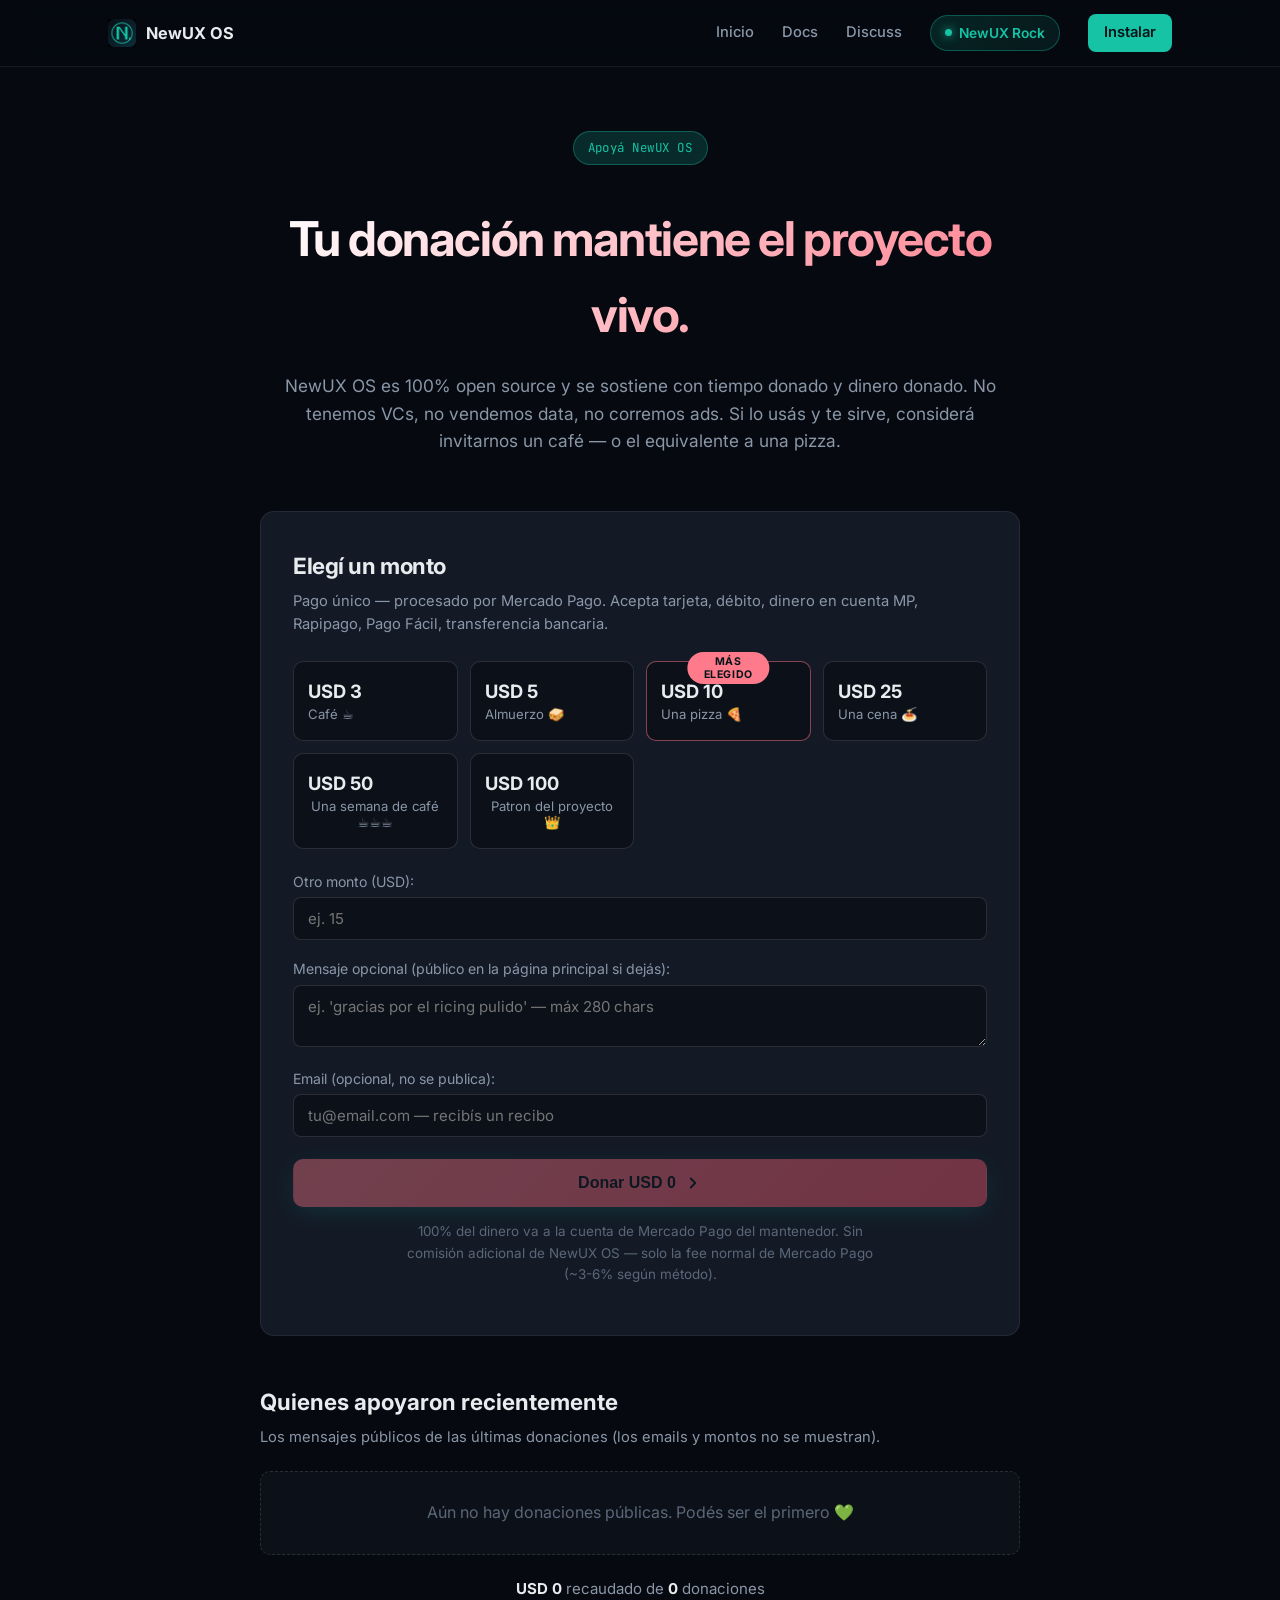
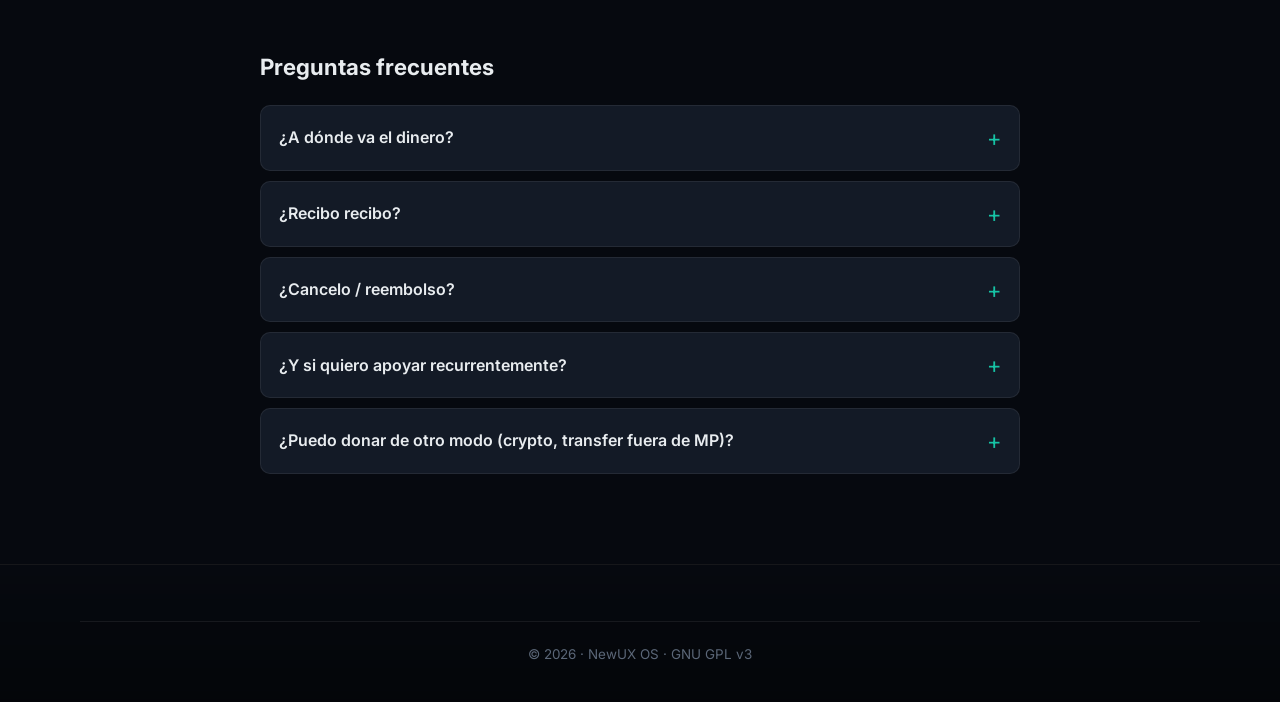
<file: donar.html>
<!DOCTYPE html>
<html lang="es">
<head>
  <meta charset="UTF-8" />
  <meta name="viewport" content="width=device-width, initial-scale=1.0" />
  <title>Donar a NewUX OS</title>
  <meta name="description" content="Apoyá el desarrollo de NewUX OS con una donación de cualquier monto. Procesado por Mercado Pago." />
  <link rel="icon" type="image/png" href="assets/logo.png" />
  <link rel="preconnect" href="https://fonts.googleapis.com" />
  <link rel="preconnect" href="https://fonts.gstatic.com" crossorigin />
  <link href="https://fonts.googleapis.com/css2?family=Inter:wght@400;500;600;700;800&family=JetBrains+Mono:wght@400;500;600&display=swap" rel="stylesheet" />
  <link rel="stylesheet" href="style.css" />
  <link rel="stylesheet" href="pages.css" />
  <meta name="theme-color" content="#0a1018" />
</head>
<body class="page-donar">
  <div class="bg-mesh"></div>
  <div class="bg-grid"></div>

  <nav class="topbar">
    <div class="container nav-row">
      <a href="./" class="brand">
        <img src="assets/logo.png" alt="" />
        <span>NewUX OS</span>
      </a>
      <div class="nav-links">
        <a href="./">Inicio</a>
        <a href="docs.html">Docs</a>
        <a href="discuss.html">Discuss</a>
        <a href="rock.html" class="nav-rock"><span class="rock-dot"></span>NewUX Rock</a>
        <a href="./#instalar" class="nav-cta">Instalar</a>
      </div>
    </div>
  </nav>

  <main class="donar-main">
    <div class="container">
      <header class="donar-hero">
        <span class="eyebrow">Apoyá NewUX OS</span>
        <h1>Tu donación mantiene el proyecto vivo.</h1>
        <p class="lead">NewUX OS es 100% open source y se sostiene con tiempo donado y dinero donado. No tenemos VCs, no vendemos data, no corremos ads. Si lo usás y te sirve, considerá invitarnos un café — o el equivalente a una pizza.</p>
      </header>

      <section class="donar-amounts">
        <h2>Elegí un monto</h2>
        <p class="muted">Pago único — procesado por Mercado Pago. Acepta tarjeta, débito, dinero en cuenta MP, Rapipago, Pago Fácil, transferencia bancaria.</p>

        <div class="amount-grid" id="amounts">
          <button class="amount-btn" data-amount="3">
            <span class="amount-value">USD&nbsp;3</span>
            <span class="amount-label">Café ☕</span>
          </button>
          <button class="amount-btn" data-amount="5">
            <span class="amount-value">USD&nbsp;5</span>
            <span class="amount-label">Almuerzo 🥪</span>
          </button>
          <button class="amount-btn amount-popular" data-amount="10">
            <span class="amount-tag">Más elegido</span>
            <span class="amount-value">USD&nbsp;10</span>
            <span class="amount-label">Una pizza 🍕</span>
          </button>
          <button class="amount-btn" data-amount="25">
            <span class="amount-value">USD&nbsp;25</span>
            <span class="amount-label">Una cena 🍝</span>
          </button>
          <button class="amount-btn" data-amount="50">
            <span class="amount-value">USD&nbsp;50</span>
            <span class="amount-label">Una semana de café ☕☕☕</span>
          </button>
          <button class="amount-btn" data-amount="100">
            <span class="amount-value">USD&nbsp;100</span>
            <span class="amount-label">Patron del proyecto 👑</span>
          </button>
        </div>

        <div class="amount-custom">
          <label>Otro monto (USD):
            <input type="number" id="customAmount" min="1" max="10000" step="1" placeholder="ej. 15" />
          </label>
        </div>

        <div class="donar-message-block">
          <label>Mensaje opcional (público en la página principal si dejás):
            <textarea id="donorMessage" maxlength="280" rows="2" placeholder="ej. 'gracias por el ricing pulido' — máx 280 chars"></textarea>
          </label>
          <label>Email (opcional, no se publica):
            <input type="email" id="donorEmail" placeholder="tu@email.com — recibís un recibo" />
          </label>
        </div>

        <div class="donar-action">
          <button id="donateBtn" class="btn btn-primary btn-lg" disabled>
            <span>Donar <span id="btnAmount">USD&nbsp;0</span></span>
            <svg width="18" height="18" viewBox="0 0 24 24" fill="none" stroke="currentColor" stroke-width="2.5" stroke-linecap="round" stroke-linejoin="round"><polyline points="9 18 15 12 9 6"/></svg>
          </button>
          <p class="donar-note">100% del dinero va a la cuenta de Mercado Pago del mantenedor. Sin comisión adicional de NewUX OS — solo la fee normal de Mercado Pago (~3-6% según método).</p>
        </div>
      </section>

      <section class="donar-recent">
        <h2>Quienes apoyaron recientemente</h2>
        <p class="muted">Los mensajes públicos de las últimas donaciones (los emails y montos no se muestran).</p>
        <div class="recent-list" id="recentDonations">
          <div class="recent-empty">Aún no hay donaciones públicas. Podés ser el primero 💚</div>
        </div>
        <div class="recent-stats" id="recentStats">
          <strong>USD 0</strong> recaudado de <strong>0</strong> donaciones
        </div>
      </section>

      <section class="donar-faq">
        <h2>Preguntas frecuentes</h2>

        <details class="faq-item">
          <summary>¿A dónde va el dinero?</summary>
          <p>A la cuenta de Mercado Pago del mantenedor del proyecto (la cuenta de Mercado Pago del mantenedor). Se usa para: dominio (~$10/año), hosting (Cloudflare Workers tiene free tier pero crecemos), email transaccional (Resend free tier), y café para mantener al desarrollador despierto.</p>
        </details>

        <details class="faq-item">
          <summary>¿Recibo recibo?</summary>
          <p>Si dejás email, te llega comprobante de Mercado Pago. NewUX OS no emite factura tributaria — somos un proyecto comunitario, no una empresa registrada. Tu donación es a una persona física.</p>
        </details>

        <details class="faq-item">
          <summary>¿Cancelo / reembolso?</summary>
          <p>Las donaciones son únicas (no recurrentes). Si pediste reembolso por error o doble cobro, escribinos a <a href="https://github.com/NEWUX-MAINTAINER/NewUX-OS/issues/new">abrir un issue</a> con el ID del pago de Mercado Pago.</p>
        </details>

        <details class="faq-item">
          <summary>¿Y si quiero apoyar recurrentemente?</summary>
          <p>Suscribite a <a href="rock.html">NewUX Rock Pro</a> ($3/mes) o Team ($8/mes). Te dan funciones reales en tu cuenta Rock y el ingreso recurrente nos sirve para planear costo.</p>
        </details>

        <details class="faq-item">
          <summary>¿Puedo donar de otro modo (crypto, transfer fuera de MP)?</summary>
          <p>Por ahora solo Mercado Pago — es lo único integrado. Para transferencias bancarias directas (CBU/CVU/alias) o crypto, escribinos a <a href="https://github.com/NEWUX-MAINTAINER/NewUX-OS/issues/new">abrir un issue</a>.</p>
        </details>
      </section>

    </div>
  </main>

  <footer>
    <div class="container footer-bottom">
      <span>© 2026 · NewUX OS · GNU GPL v3</span>
    </div>
  </footer>

  <script>
    const API = "https://api.newux.org";   // backend Rock
    let selectedAmount = 0;

    const btn = document.getElementById('donateBtn');
    const btnAmt = document.getElementById('btnAmount');
    const customInput = document.getElementById('customAmount');

    function fmtUsd(n) { return `USD ${n}`; }

    function setAmount(n) {
      selectedAmount = n;
      btnAmt.textContent = fmtUsd(n);
      btn.disabled = !(n > 0);
      document.querySelectorAll('.amount-btn').forEach(b => {
        b.classList.toggle('selected', parseInt(b.dataset.amount, 10) === n);
      });
    }

    document.querySelectorAll('.amount-btn').forEach(b => {
      b.addEventListener('click', () => {
        customInput.value = '';
        setAmount(parseInt(b.dataset.amount, 10));
      });
    });

    customInput.addEventListener('input', () => {
      const v = parseInt(customInput.value, 10);
      document.querySelectorAll('.amount-btn').forEach(b => b.classList.remove('selected'));
      setAmount(Number.isFinite(v) && v > 0 ? v : 0);
    });

    btn.addEventListener('click', async () => {
      if (!selectedAmount) return;
      btn.disabled = true;
      btn.querySelector('span').firstChild.textContent = 'Generando link… ';
      try {
        const body = {
          amount: selectedAmount,
          email: document.getElementById('donorEmail').value || null,
          message: document.getElementById('donorMessage').value || null,
        };
        const resp = await fetch(`${API}/v1/donate`, {
          method: 'POST',
          headers: { 'Content-Type': 'application/json' },
          body: JSON.stringify(body),
        });
        const data = await resp.json();
        if (data.checkout_url) {
          window.location.href = data.checkout_url;
        } else {
          throw new Error(data.error || 'sin checkout url');
        }
      } catch (e) {
        alert('No pudimos generar el link de pago: ' + e.message + '\n\nProbablemente el backend NewUX Rock todavía no está deployado. Revisá https://github.com/tomymartingrinberg-cpu/newux-os-rock/blob/main/docs/DEPLOY.md');
        btn.disabled = false;
        btn.querySelector('span').innerHTML = `Donar <span id="btnAmount">${fmtUsd(selectedAmount)}</span>`;
      }
    });

    // Cargar donaciones recientes
    fetch(`${API}/v1/donate/recent`).then(r => r.json()).then(data => {
      const list = document.getElementById('recentDonations');
      const stats = document.getElementById('recentStats');
      if (data.recent && data.recent.length > 0) {
        list.innerHTML = data.recent.map(d => `
          <div class="recent-item">
            <span class="recent-amount">USD ${d.amount_usd}</span>
            <span class="recent-msg">${escapeHtml(d.message || '')}</span>
          </div>
        `).join('');
      }
      if (data.total_usd > 0) {
        stats.innerHTML = `<strong>USD ${Math.round(data.total_usd)}</strong> recaudado de <strong>${data.count}</strong> donaciones`;
      }
    }).catch(() => {});

    function escapeHtml(s) {
      const div = document.createElement('div');
      div.textContent = s;
      return div.innerHTML;
    }
  </script>
</body>
</html>
</file>
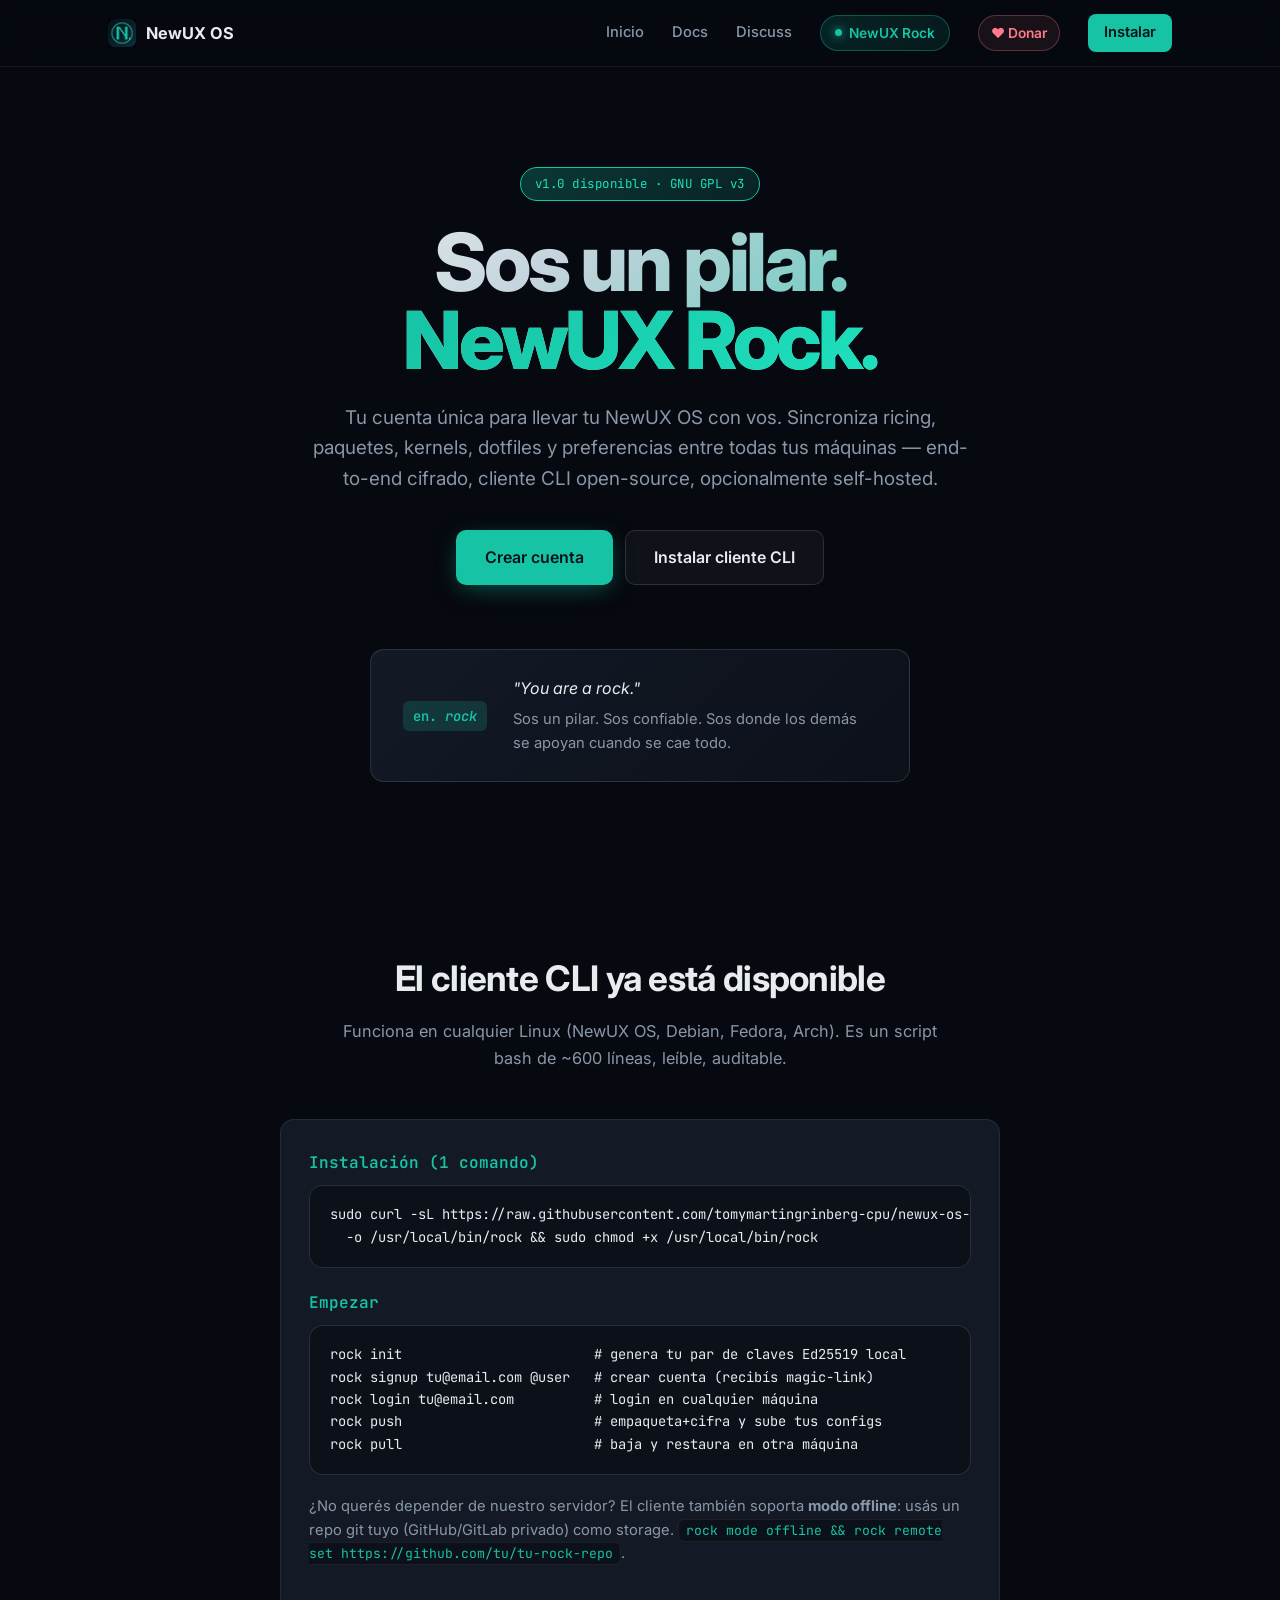
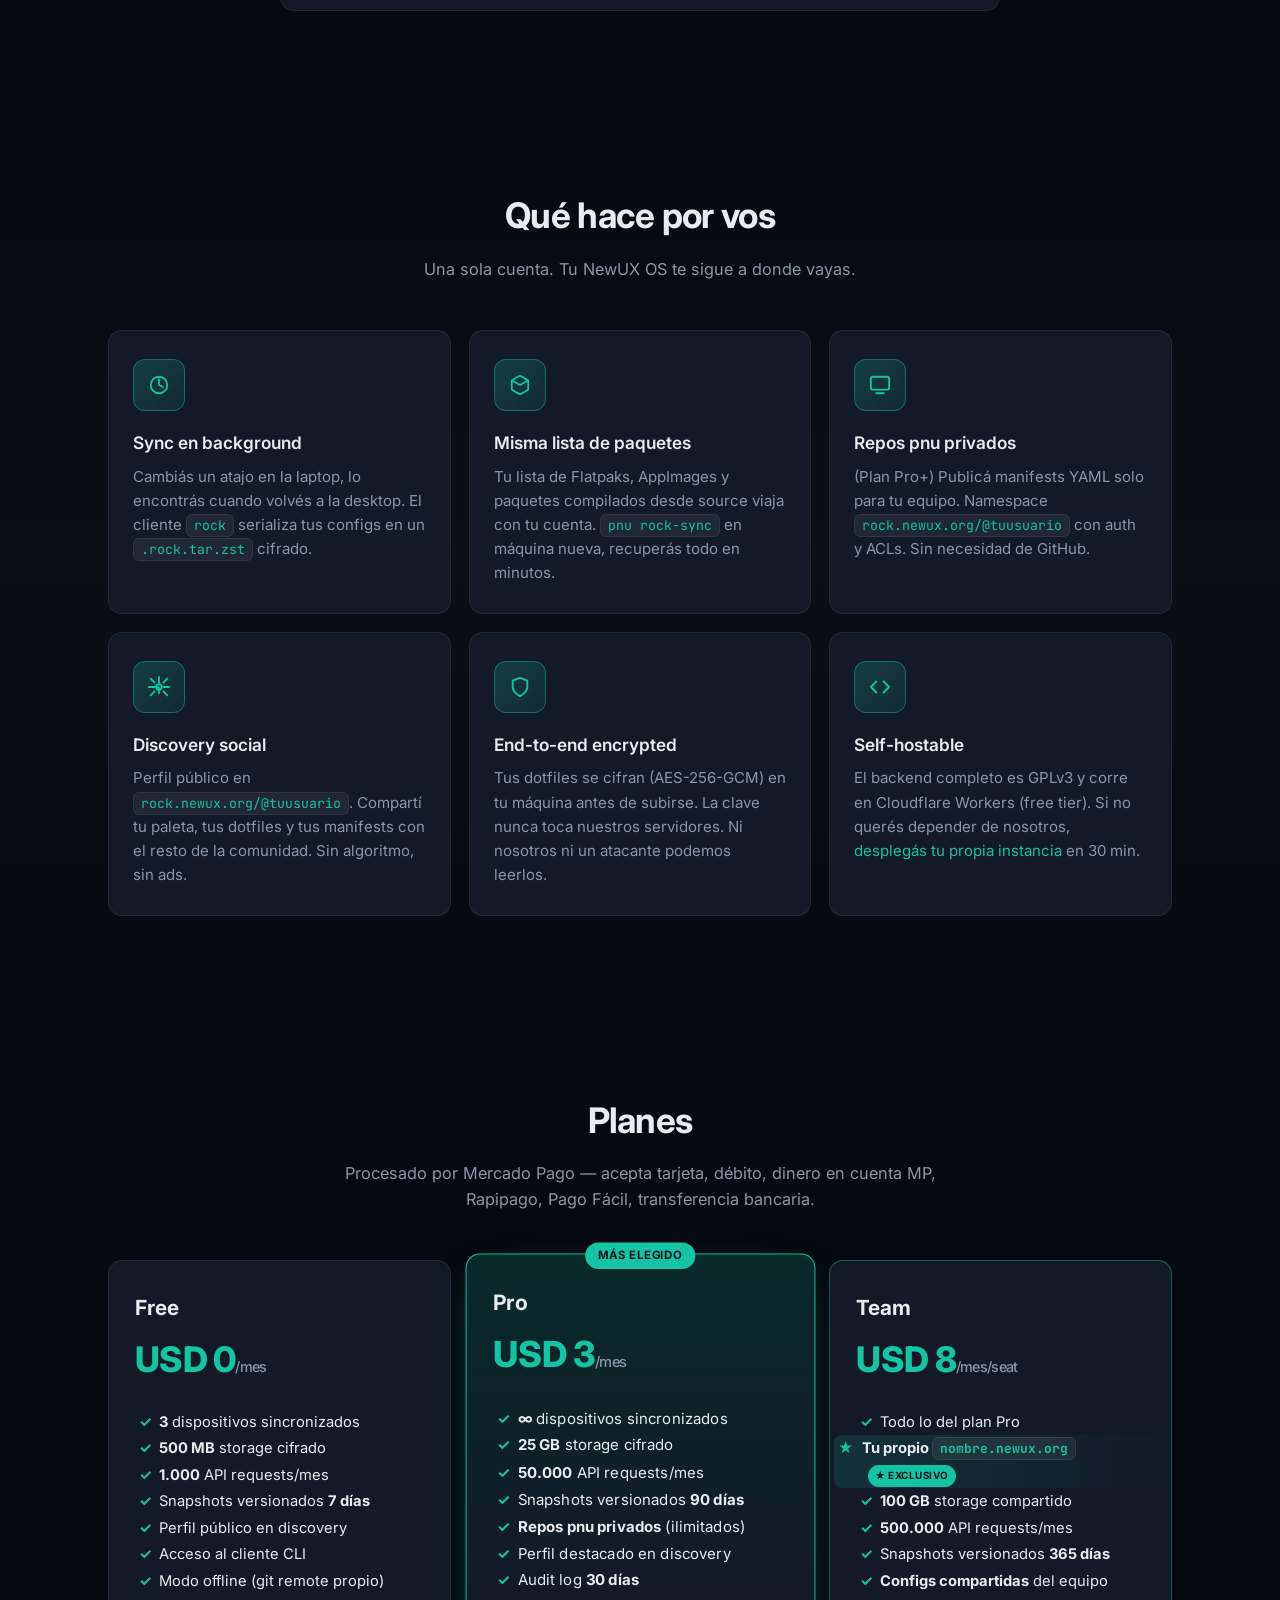
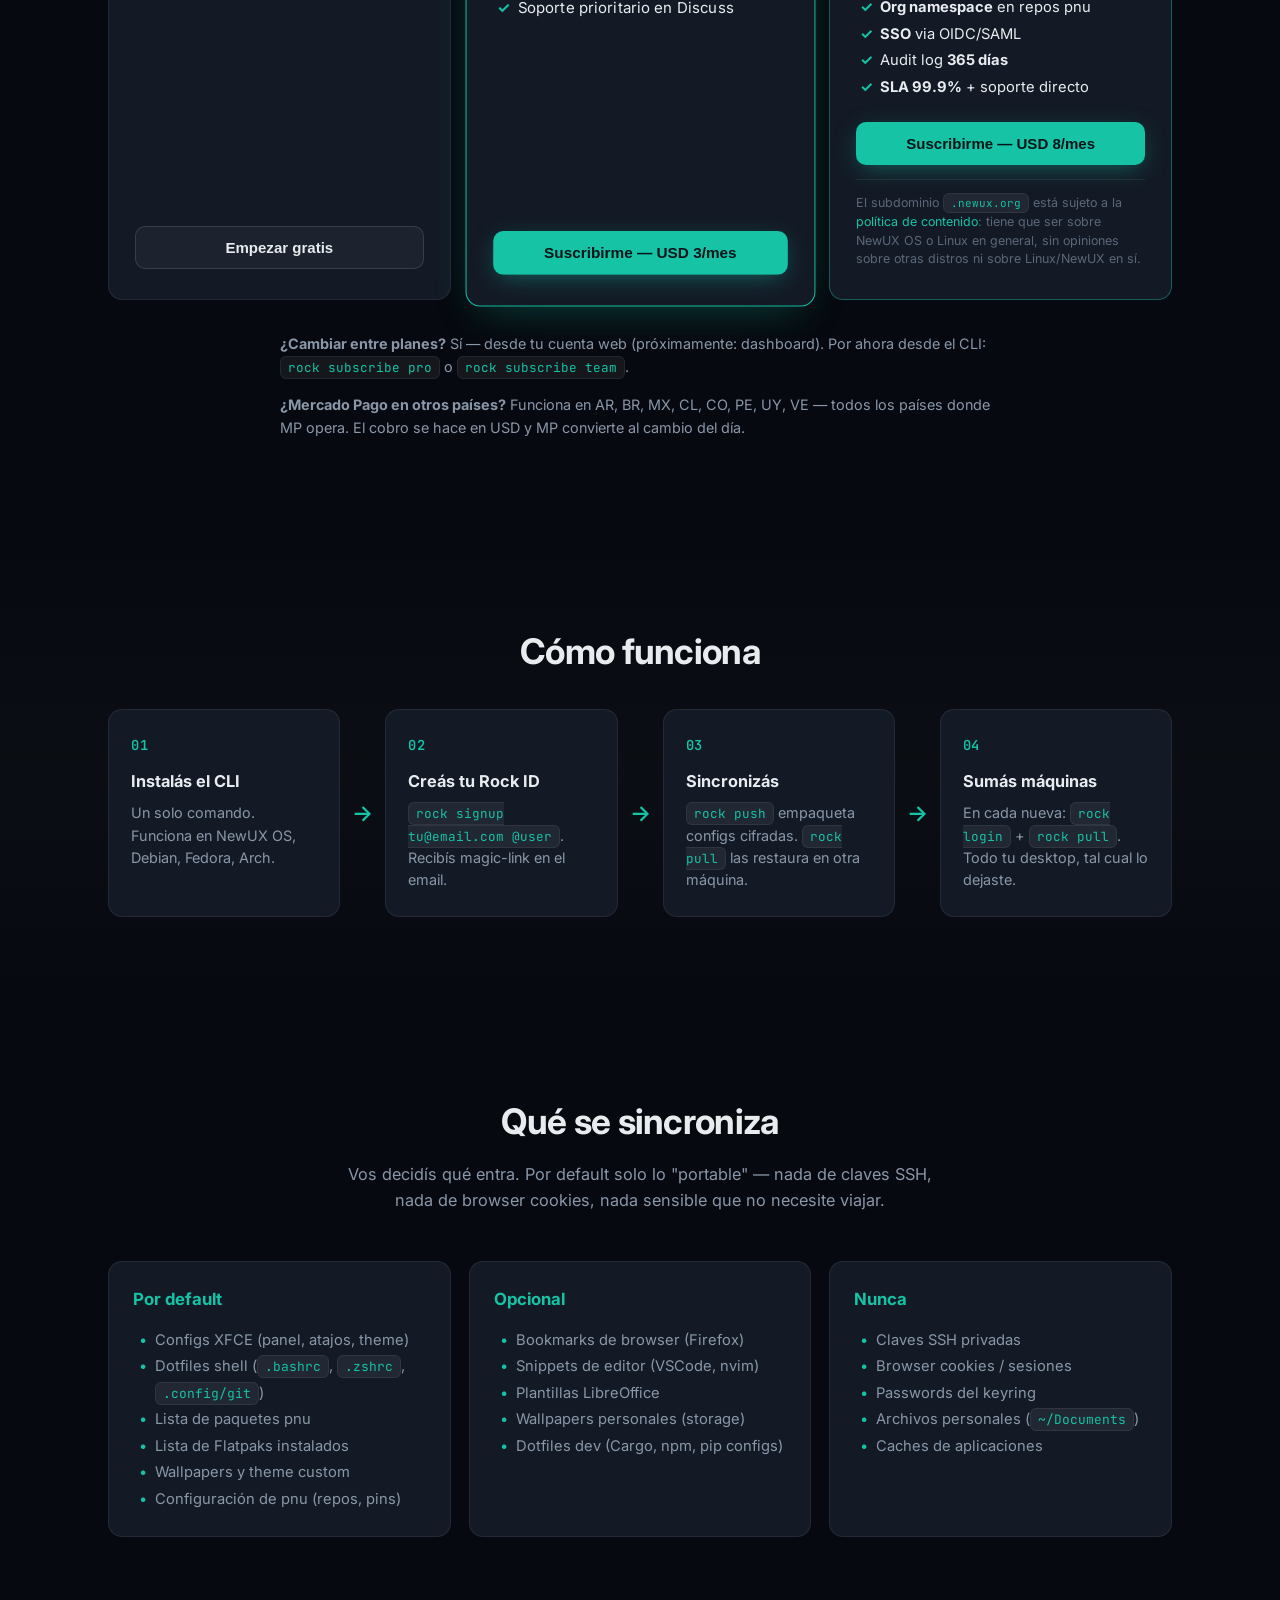
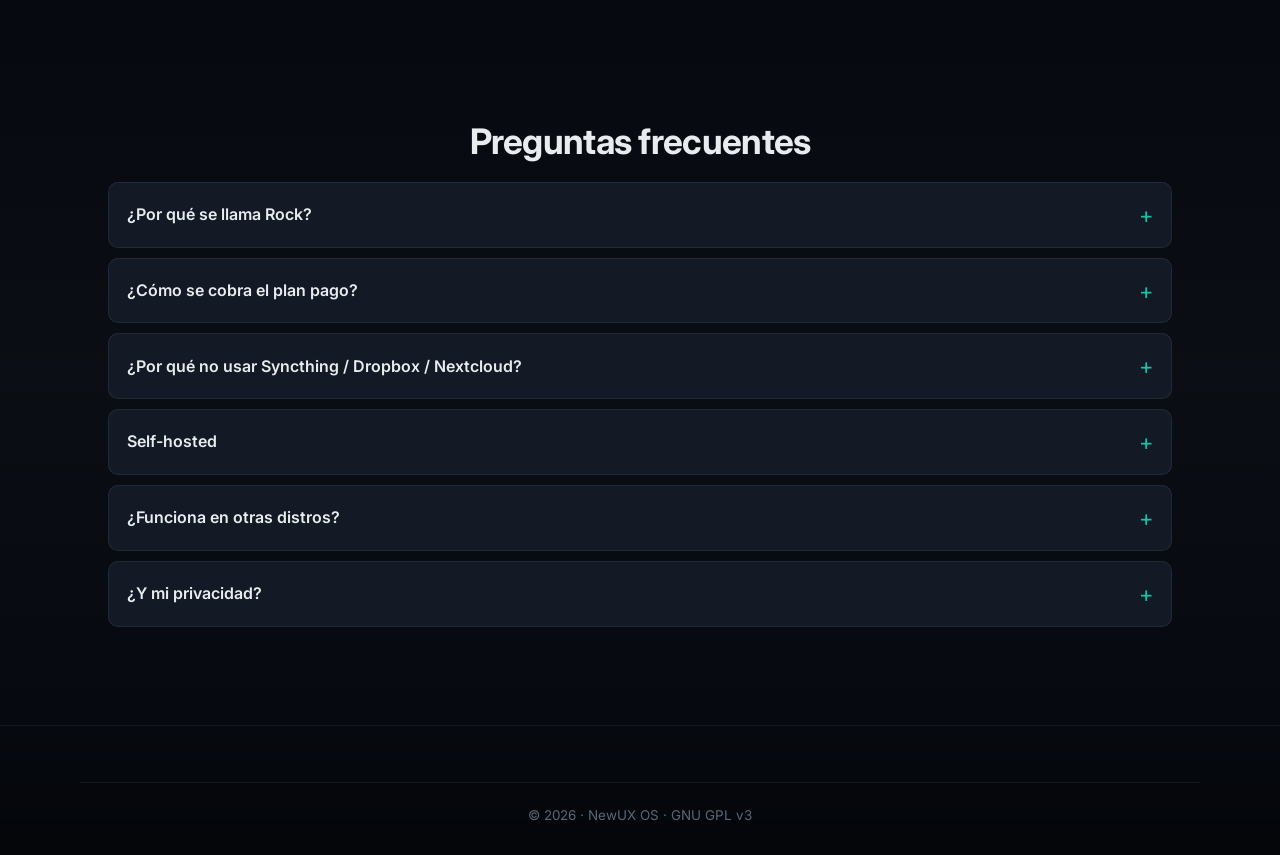
<file: rock.html>
<!DOCTYPE html>
<html lang="es">
<head>
  <meta charset="UTF-8" />
  <meta name="viewport" content="width=device-width, initial-scale=1.0" />
  <title>NewUX Rock · Tu identidad NewUX</title>
  <meta name="description" content="NewUX Rock — una sola cuenta para sincronizar configs, kernels, repos, dotfiles y theming entre todas tus máquinas NewUX OS. End-to-end cifrado." />
  <link rel="icon" type="image/png" href="assets/logo.png" />
  <link rel="preconnect" href="https://fonts.googleapis.com" />
  <link rel="preconnect" href="https://fonts.gstatic.com" crossorigin />
  <link href="https://fonts.googleapis.com/css2?family=Inter:wght@400;500;600;700;800&family=JetBrains+Mono:wght@400;500;600&display=swap" rel="stylesheet" />
  <link rel="stylesheet" href="style.css" />
  <link rel="stylesheet" href="pages.css" />
  <meta name="theme-color" content="#0a1018" />
</head>
<body class="page-rock">
  <div class="bg-mesh"></div>
  <div class="bg-grid"></div>
  <div class="rock-aurora"></div>

  <nav class="topbar">
    <div class="container nav-row">
      <a href="./" class="brand">
        <img src="assets/logo.png" alt="" />
        <span>NewUX OS</span>
      </a>
      <div class="nav-links">
        <a href="./">Inicio</a>
        <a href="docs.html">Docs</a>
        <a href="discuss.html">Discuss</a>
        <a href="rock.html" class="nav-rock active"><span class="rock-dot"></span>NewUX Rock</a>
        <a href="donar.html" class="nav-donate">♥ Donar</a>
        <a href="./#instalar" class="nav-cta">Instalar</a>
      </div>
    </div>
  </nav>

  <header class="rock-hero">
    <div class="container">
      <span class="eyebrow rock-eyebrow">v1.0 disponible · GNU GPL v3</span>
      <h1 class="rock-title">
        Sos un pilar.<br/>
        <em>NewUX Rock.</em>
      </h1>
      <p class="lead rock-lead">
        Tu cuenta única para llevar tu NewUX OS con vos. Sincroniza ricing, paquetes, kernels, dotfiles y preferencias entre todas tus máquinas — end-to-end cifrado, cliente CLI open-source, opcionalmente self-hosted.
      </p>
      <div class="cta-row">
        <a class="btn btn-primary btn-lg" href="#planes">
          <span>Crear cuenta</span>
        </a>
        <a class="btn btn-ghost btn-lg" href="#instalar-cli">
          <span>Instalar cliente CLI</span>
        </a>
      </div>
      <div class="rock-meaning">
        <div class="meaning-card">
          <div class="meaning-num">en. <em>rock</em></div>
          <div class="meaning-body">
            <p><em>"You are a rock."</em></p>
            <p class="meaning-trans">Sos un pilar. Sos confiable. Sos donde los demás se apoyan cuando se cae todo.</p>
          </div>
        </div>
      </div>
    </div>
  </header>

  <section id="instalar-cli" class="section">
    <div class="container">
      <h2 class="section-title">El cliente CLI ya está disponible</h2>
      <p class="section-sub">Funciona en cualquier Linux (NewUX OS, Debian, Fedora, Arch). Es un script bash de ~600 líneas, leíble, auditable.</p>

      <div class="install-cli">
        <h3>Instalación (1 comando)</h3>
        <pre><code>sudo curl -sL https://raw.githubusercontent.com/tomymartingrinberg-cpu/newux-os-rock/main/cli/bin/rock \
  -o /usr/local/bin/rock &amp;&amp; sudo chmod +x /usr/local/bin/rock</code></pre>

        <h3>Empezar</h3>
        <pre><code>rock init                        # genera tu par de claves Ed25519 local
rock signup tu@email.com @user   # crear cuenta (recibís magic-link)
rock login tu@email.com          # login en cualquier máquina
rock push                        # empaqueta+cifra y sube tus configs
rock pull                        # baja y restaura en otra máquina</code></pre>

        <p class="muted">¿No querés depender de nuestro servidor? El cliente también soporta <strong>modo offline</strong>: usás un repo git tuyo (GitHub/GitLab privado) como storage. <code>rock mode offline &amp;&amp; rock remote set https://github.com/tu/tu-rock-repo</code>.</p>
      </div>
    </div>
  </section>

  <section id="what" class="section section-alt">
    <div class="container">
      <h2 class="section-title">Qué hace por vos</h2>
      <p class="section-sub">Una sola cuenta. Tu NewUX OS te sigue a donde vayas.</p>

      <div class="features-grid">
        <article class="feature rock-feature">
          <div class="feature-ico rock-ico">
            <svg viewBox="0 0 24 24" fill="none" stroke="currentColor" stroke-width="2" stroke-linecap="round" stroke-linejoin="round"><path d="M21 12a9 9 0 1 1-18 0 9 9 0 0 1 18 0z"/><polyline points="12 6 12 12 16 14"/></svg>
          </div>
          <h3>Sync en background</h3>
          <p>Cambiás un atajo en la laptop, lo encontrás cuando volvés a la desktop. El cliente <code>rock</code> serializa tus configs en un <code>.rock.tar.zst</code> cifrado.</p>
        </article>

        <article class="feature rock-feature">
          <div class="feature-ico rock-ico">
            <svg viewBox="0 0 24 24" fill="none" stroke="currentColor" stroke-width="2" stroke-linecap="round" stroke-linejoin="round"><path d="M21 16V8a2 2 0 0 0-1-1.73l-7-4a2 2 0 0 0-2 0l-7 4A2 2 0 0 0 3 8v8a2 2 0 0 0 1 1.73l7 4a2 2 0 0 0 2 0l7-4A2 2 0 0 0 21 16z"/><polyline points="3.27 6.96 12 12.01 20.73 6.96"/></svg>
          </div>
          <h3>Misma lista de paquetes</h3>
          <p>Tu lista de Flatpaks, AppImages y paquetes compilados desde source viaja con tu cuenta. <code>pnu rock-sync</code> en máquina nueva, recuperás todo en minutos.</p>
        </article>

        <article class="feature rock-feature">
          <div class="feature-ico rock-ico">
            <svg viewBox="0 0 24 24" fill="none" stroke="currentColor" stroke-width="2" stroke-linecap="round" stroke-linejoin="round"><rect x="2" y="3" width="20" height="14" rx="2"/><line x1="8" y1="21" x2="16" y2="21"/></svg>
          </div>
          <h3>Repos pnu privados</h3>
          <p>(Plan Pro+) Publicá manifests YAML solo para tu equipo. Namespace <code>rock.newux.org/@tuusuario</code> con auth y ACLs. Sin necesidad de GitHub.</p>
        </article>

        <article class="feature rock-feature">
          <div class="feature-ico rock-ico">
            <svg viewBox="0 0 24 24" fill="none" stroke="currentColor" stroke-width="2" stroke-linecap="round" stroke-linejoin="round"><circle cx="12" cy="12" r="3"/><path d="M12 1v6m0 6v6m11-7h-6m-6 0H1m20.07-9.07l-4.24 4.24M7.17 16.83l-4.24 4.24m0-18.14l4.24 4.24m9.66 9.66l4.24 4.24"/></svg>
          </div>
          <h3>Discovery social</h3>
          <p>Perfil público en <code>rock.newux.org/@tuusuario</code>. Compartí tu paleta, tus dotfiles y tus manifests con el resto de la comunidad. Sin algoritmo, sin ads.</p>
        </article>

        <article class="feature rock-feature">
          <div class="feature-ico rock-ico">
            <svg viewBox="0 0 24 24" fill="none" stroke="currentColor" stroke-width="2" stroke-linecap="round" stroke-linejoin="round"><path d="M12 22s8-4 8-10V5l-8-3-8 3v7c0 6 8 10 8 10z"/></svg>
          </div>
          <h3>End-to-end encrypted</h3>
          <p>Tus dotfiles se cifran (AES-256-GCM) en tu máquina antes de subirse. La clave nunca toca nuestros servidores. Ni nosotros ni un atacante podemos leerlos.</p>
        </article>

        <article class="feature rock-feature">
          <div class="feature-ico rock-ico">
            <svg viewBox="0 0 24 24" fill="none" stroke="currentColor" stroke-width="2" stroke-linecap="round" stroke-linejoin="round"><polyline points="16 18 22 12 16 6"/><polyline points="8 6 2 12 8 18"/></svg>
          </div>
          <h3>Self-hostable</h3>
          <p>El backend completo es GPLv3 y corre en Cloudflare Workers (free tier). Si no querés depender de nosotros, <a href="https://github.com/tomymartingrinberg-cpu/newux-os-rock/blob/main/docs/DEPLOY.md">desplegás tu propia instancia</a> en 30 min.</p>
        </article>
      </div>
    </div>
  </section>

  <section id="planes" class="section">
    <div class="container">
      <h2 class="section-title">Planes</h2>
      <p class="section-sub">Procesado por Mercado Pago — acepta tarjeta, débito, dinero en cuenta MP, Rapipago, Pago Fácil, transferencia bancaria.</p>

      <div class="plans-grid">
        <div class="plan-card">
          <div class="plan-head">
            <h3>Free</h3>
            <div class="plan-price">USD&nbsp;0<span>/mes</span></div>
          </div>
          <ul class="plan-features">
            <li><strong>3</strong> dispositivos sincronizados</li>
            <li><strong>500 MB</strong> storage cifrado</li>
            <li><strong>1.000</strong> API requests/mes</li>
            <li>Snapshots versionados <strong>7 días</strong></li>
            <li>Perfil público en discovery</li>
            <li>Acceso al cliente CLI</li>
            <li>Modo offline (git remote propio)</li>
          </ul>
          <button class="btn btn-ghost" onclick="alert('Free no requiere pago. Instalá el CLI y corré: rock init + rock signup tu@email.com @username')">Empezar gratis</button>
        </div>

        <div class="plan-card plan-popular">
          <div class="plan-tag">Más elegido</div>
          <div class="plan-head">
            <h3>Pro</h3>
            <div class="plan-price">USD&nbsp;3<span>/mes</span></div>
          </div>
          <ul class="plan-features">
            <li><strong>∞</strong> dispositivos sincronizados</li>
            <li><strong>25 GB</strong> storage cifrado</li>
            <li><strong>50.000</strong> API requests/mes</li>
            <li>Snapshots versionados <strong>90 días</strong></li>
            <li><strong>Repos pnu privados</strong> (ilimitados)</li>
            <li>Perfil destacado en discovery</li>
            <li>Audit log <strong>30 días</strong></li>
            <li>Soporte prioritario en Discuss</li>
          </ul>
          <button class="btn btn-primary" data-plan="pro" onclick="subscribe('pro')">Suscribirme — USD 3/mes</button>
        </div>

        <div class="plan-card plan-team">
          <div class="plan-head">
            <h3>Team</h3>
            <div class="plan-price">USD&nbsp;8<span>/mes/seat</span></div>
          </div>
          <ul class="plan-features">
            <li>Todo lo del plan Pro</li>
            <li><strong>Tu propio <code>nombre.newux.org</code></strong> <span class="feat-new">★ exclusivo</span></li>
            <li><strong>100 GB</strong> storage compartido</li>
            <li><strong>500.000</strong> API requests/mes</li>
            <li>Snapshots versionados <strong>365 días</strong></li>
            <li><strong>Configs compartidas</strong> del equipo</li>
            <li><strong>Org namespace</strong> en repos pnu</li>
            <li><strong>SSO</strong> via OIDC/SAML</li>
            <li>Audit log <strong>365 días</strong></li>
            <li><strong>SLA 99.9%</strong> + soporte directo</li>
          </ul>
          <button class="btn btn-primary" data-plan="team" onclick="subscribe('team')">Suscribirme — USD 8/mes</button>
          <p class="plan-note">El subdominio <code>.newux.org</code> está sujeto a la <a href="content-policy.html">política de contenido</a>: tiene que ser sobre NewUX OS o Linux en general, sin opiniones sobre otras distros ni sobre Linux/NewUX en sí.</p>
        </div>
      </div>

      <div class="planes-faq">
        <p class="muted"><strong>¿Cambiar entre planes?</strong> Sí — desde tu cuenta web (próximamente: dashboard). Por ahora desde el CLI: <code>rock subscribe pro</code> o <code>rock subscribe team</code>.</p>
        <p class="muted"><strong>¿Mercado Pago en otros países?</strong> Funciona en AR, BR, MX, CL, CO, PE, UY, VE — todos los países donde MP opera. El cobro se hace en USD y MP convierte al cambio del día.</p>
      </div>
    </div>
  </section>

  <section class="section section-alt">
    <div class="container">
      <h2 class="section-title">Cómo funciona</h2>
      <div class="rock-flow">
        <div class="flow-step">
          <div class="flow-num">01</div>
          <h3>Instalás el CLI</h3>
          <p>Un solo comando. Funciona en NewUX OS, Debian, Fedora, Arch.</p>
        </div>
        <div class="flow-arrow">→</div>
        <div class="flow-step">
          <div class="flow-num">02</div>
          <h3>Creás tu Rock ID</h3>
          <p><code>rock signup tu@email.com @user</code>. Recibís magic-link en el email.</p>
        </div>
        <div class="flow-arrow">→</div>
        <div class="flow-step">
          <div class="flow-num">03</div>
          <h3>Sincronizás</h3>
          <p><code>rock push</code> empaqueta configs cifradas. <code>rock pull</code> las restaura en otra máquina.</p>
        </div>
        <div class="flow-arrow">→</div>
        <div class="flow-step">
          <div class="flow-num">04</div>
          <h3>Sumás máquinas</h3>
          <p>En cada nueva: <code>rock login</code> + <code>rock pull</code>. Todo tu desktop, tal cual lo dejaste.</p>
        </div>
      </div>
    </div>
  </section>

  <section class="section">
    <div class="container">
      <h2 class="section-title">Qué se sincroniza</h2>
      <p class="section-sub">Vos decidís qué entra. Por default solo lo "portable" — nada de claves SSH, nada de browser cookies, nada sensible que no necesite viajar.</p>

      <div class="sync-grid">
        <div class="sync-cat">
          <h3>Por default</h3>
          <ul>
            <li>Configs XFCE (panel, atajos, theme)</li>
            <li>Dotfiles shell (<code>.bashrc</code>, <code>.zshrc</code>, <code>.config/git</code>)</li>
            <li>Lista de paquetes pnu</li>
            <li>Lista de Flatpaks instalados</li>
            <li>Wallpapers y theme custom</li>
            <li>Configuración de pnu (repos, pins)</li>
          </ul>
        </div>
        <div class="sync-cat">
          <h3>Opcional</h3>
          <ul>
            <li>Bookmarks de browser (Firefox)</li>
            <li>Snippets de editor (VSCode, nvim)</li>
            <li>Plantillas LibreOffice</li>
            <li>Wallpapers personales (storage)</li>
            <li>Dotfiles dev (Cargo, npm, pip configs)</li>
          </ul>
        </div>
        <div class="sync-cat">
          <h3>Nunca</h3>
          <ul>
            <li>Claves SSH privadas</li>
            <li>Browser cookies / sesiones</li>
            <li>Passwords del keyring</li>
            <li>Archivos personales (<code>~/Documents</code>)</li>
            <li>Caches de aplicaciones</li>
          </ul>
        </div>
      </div>
    </div>
  </section>

  <section class="section section-alt">
    <div class="container">
      <h2 class="section-title">Preguntas frecuentes</h2>

      <details class="faq-item">
        <summary>¿Por qué se llama Rock?</summary>
        <p>De la expresión inglesa "You are a rock" — sos un pilar, sos confiable, sos donde los demás se apoyan. Tu cuenta NewUX es eso: el ancla estable que mantiene tu identidad digital atravesando máquinas, reinstalaciones y años.</p>
      </details>

      <details class="faq-item">
        <summary>¿Cómo se cobra el plan pago?</summary>
        <p>Vía Mercado Pago Subscriptions (preapproval). Cobro mensual automático al método de pago que elegiste (tarjeta, débito, dinero en cuenta MP). Cancelás cuando quieras desde tu cuenta MP o con <code>rock subscribe cancel</code>.</p>
      </details>

      <details class="faq-item">
        <summary>¿Por qué no usar Syncthing / Dropbox / Nextcloud?</summary>
        <p>Esos sirven para sincronizar archivos genéricos. NewUX Rock entiende la estructura específica de NewUX OS — sabe qué es un manifest pnu, qué es un theme XFCE válido, qué dotfiles tienen secretos que no deben viajar. Es un sync con contexto, no un dumper de bytes.</p>
      </details>

      <details class="faq-item">
        <summary>Self-hosted</summary>
        <p>Sí. El servidor Rock es un Cloudflare Worker (TypeScript) open-source en <a href="https://github.com/tomymartingrinberg-cpu/newux-os-rock">el repo</a>. Lo deployás con <code>wrangler deploy</code> en ~30 min. Ver <a href="https://github.com/tomymartingrinberg-cpu/newux-os-rock/blob/main/docs/DEPLOY.md">docs/DEPLOY.md</a>.</p>
      </details>

      <details class="faq-item">
        <summary>¿Funciona en otras distros?</summary>
        <p>El cliente <code>rock</code> funciona en cualquier Linux con bash, openssl, jq, zstd. La sincronización de configs XFCE es específica de NewUX, pero en otras distros tenés sync de dotfiles y manifests pnu igual.</p>
      </details>

      <details class="faq-item">
        <summary>¿Y mi privacidad?</summary>
        <p>Cifrado end-to-end por default. El servidor solo ve blobs cifrados con tu clave (derivada de tu identidad Ed25519 local). Si perdés <code>~/.config/rock/identity.key</code>, perdés acceso a tus datos (no podemos recuperarlos). Backupea esa clave en un gestor de passwords o USB.</p>
      </details>
    </div>
  </section>

  <footer>
    <div class="container footer-bottom">
      <span>© 2026 · NewUX OS · GNU GPL v3</span>
    </div>
  </footer>

  <script>
    const API = "https://api.newux.org";
    async function subscribe(plan) {
      // Verificar si está logueado en el browser (no implementado todavía)
      const token = localStorage.getItem('rock_token');
      if (!token) {
        alert('Para suscribirte desde el navegador necesitás loguearte primero.\n\nPor ahora, hacelo desde el CLI:\n\n  rock login tu@email.com\n  rock subscribe ' + plan);
        return;
      }
      try {
        const resp = await fetch(`${API}/v1/billing/subscribe`, {
          method: 'POST',
          headers: { 'Content-Type': 'application/json', 'Authorization': `Bearer ${token}` },
          body: JSON.stringify({ plan }),
        });
        const data = await resp.json();
        if (data.checkout_url) {
          window.location.href = data.checkout_url;
        } else {
          throw new Error(data.error || 'sin checkout url');
        }
      } catch (e) {
        alert('Falló: ' + e.message + '\n\nEl backend Rock probablemente no está deployado todavía. Ver DEPLOY.md');
      }
    }
  </script>
</body>
</html>
</file>
<file: style.css>
/* NewUX OS — landing v2. Paleta: navy + teal #16c3a5 */
:root {
  --bg-1: #06090f;
  --bg-2: #0a1018;
  --bg-3: #0e2f3a;
  --surface: #131a26;
  --surface-2: #1a2231;
  --surface-deep: #0c1019;
  --surface-card: #1f2838;
  --accent: #16c3a5;
  --accent-hi: #1ee0bd;
  --accent-dim: rgba(22, 195, 165, 0.18);
  --text: #e8ecef;
  --text-dim: #8a97a8;
  --text-mute: #5b6778;
  --border: rgba(255, 255, 255, 0.07);
  --border-strong: rgba(255, 255, 255, 0.12);
  --shadow-card: 0 12px 40px -12px rgba(0, 0, 0, 0.55);
  --radius: 14px;
  --radius-sm: 10px;
}

* { box-sizing: border-box; }

html { scroll-behavior: smooth; }
html, body {
  margin: 0; padding: 0;
  font-family: 'Inter', system-ui, -apple-system, sans-serif;
  color: var(--text);
  background: var(--bg-1);
  line-height: 1.6;
  -webkit-font-smoothing: antialiased;
  text-rendering: optimizeLegibility;
}

/* Background mesh + grid */
.bg-mesh {
  position: fixed; inset: 0; z-index: -2;
  background:
    radial-gradient(900px 700px at 15% 5%, rgba(22, 195, 165, 0.12), transparent 55%),
    radial-gradient(800px 600px at 85% 30%, rgba(30, 224, 189, 0.07), transparent 55%),
    radial-gradient(700px 500px at 50% 100%, rgba(22, 195, 165, 0.08), transparent 55%),
    linear-gradient(180deg, var(--bg-1) 0%, var(--bg-2) 60%, var(--bg-1) 100%);
}
.bg-grid {
  position: fixed; inset: 0; z-index: -1;
  background-image:
    linear-gradient(rgba(255, 255, 255, 0.025) 1px, transparent 1px),
    linear-gradient(90deg, rgba(255, 255, 255, 0.025) 1px, transparent 1px);
  background-size: 64px 64px;
  mask-image: radial-gradient(ellipse 80% 60% at 50% 30%, #000 40%, transparent 100%);
  -webkit-mask-image: radial-gradient(ellipse 80% 60% at 50% 30%, #000 40%, transparent 100%);
  opacity: 0.6;
}

.container { max-width: 1120px; margin: 0 auto; padding: 0 28px; }

a { color: var(--accent); text-decoration: none; transition: color 160ms ease; }
a:hover { color: var(--accent-hi); }

code {
  font-family: 'JetBrains Mono', Consolas, monospace;
  background: rgba(255, 255, 255, 0.06);
  padding: 2px 7px;
  border-radius: 6px;
  font-size: 0.88em;
  color: var(--accent);
  border: 1px solid var(--border);
}

pre {
  background: var(--surface-deep);
  border: 1px solid var(--border-strong);
  border-radius: var(--radius);
  padding: 18px 20px;
  overflow-x: auto;
  line-height: 1.55;
  font-size: 0.88rem;
}
pre code {
  background: none; border: none; padding: 0; color: var(--text);
  font-size: inherit;
}

/* NAV */
.topbar {
  position: sticky; top: 0;
  background: rgba(6, 9, 15, 0.72);
  backdrop-filter: saturate(160%) blur(14px);
  -webkit-backdrop-filter: saturate(160%) blur(14px);
  border-bottom: 1px solid var(--border);
  z-index: 50;
}
.nav-row {
  display: flex; align-items: center; justify-content: space-between;
  padding: 14px 28px;
}
.brand {
  display: flex; align-items: center; gap: 10px;
  color: var(--text); font-weight: 700;
  font-size: 1.02rem;
}
.brand img { width: 28px; height: 28px; }
.brand:hover { color: var(--accent-hi); }
.nav-links {
  display: flex; gap: 28px; align-items: center;
  font-size: 0.92rem;
}
.nav-links a {
  color: var(--text-dim);
  font-weight: 500;
}
.nav-links a:hover { color: var(--text); }
.nav-cta {
  background: var(--accent);
  color: #06141a !important;
  padding: 7px 16px;
  border-radius: 8px;
  font-weight: 600 !important;
}
.nav-cta:hover { background: var(--accent-hi); }

/* HERO */
.hero {
  padding: 88px 0 56px;
  position: relative;
  overflow: hidden;
}
.hero-inner { text-align: center; max-width: 800px; margin: 0 auto; }
.eyebrow {
  display: inline-block;
  font-family: 'JetBrains Mono', monospace;
  font-size: 0.78rem;
  color: var(--accent);
  background: var(--accent-dim);
  border: 1px solid rgba(22, 195, 165, 0.35);
  padding: 6px 14px;
  border-radius: 99px;
  margin-bottom: 22px;
  letter-spacing: 0.04em;
}
.hero-title {
  font-size: clamp(2.4rem, 6vw, 4.4rem);
  line-height: 1.05;
  letter-spacing: -0.035em;
  font-weight: 800;
  margin: 0 0 22px;
  background: linear-gradient(135deg, #ffffff 0%, #c4d4dc 50%, var(--accent) 100%);
  -webkit-background-clip: text;
  background-clip: text;
  -webkit-text-fill-color: transparent;
}
.hero-title em {
  font-style: normal;
  background: linear-gradient(135deg, var(--accent) 0%, var(--accent-hi) 100%);
  -webkit-background-clip: text;
  background-clip: text;
  -webkit-text-fill-color: transparent;
}
.hero-sub {
  font-size: 1.15rem;
  color: var(--text-dim);
  max-width: 620px;
  margin: 0 auto 36px;
  line-height: 1.7;
}
.hero-sub a { color: var(--accent); font-weight: 500; }
.cta-row {
  display: flex; gap: 12px; justify-content: center;
  flex-wrap: wrap; margin-bottom: 40px;
}
.btn {
  display: inline-flex; align-items: center; gap: 8px;
  padding: 12px 22px;
  border-radius: 10px;
  font-weight: 600;
  font-size: 0.94rem;
  transition: all 180ms ease;
  border: 1px solid transparent;
  cursor: pointer;
}
.btn-lg { padding: 14px 28px; font-size: 1rem; }
.btn-primary {
  background: var(--accent);
  color: #06141a;
  box-shadow: 0 6px 24px -6px rgba(22, 195, 165, 0.5);
}
.btn-primary:hover {
  background: var(--accent-hi);
  color: #06141a;
  transform: translateY(-2px);
  box-shadow: 0 10px 28px -6px rgba(22, 195, 165, 0.6);
}
.btn-ghost {
  background: rgba(255, 255, 255, 0.04);
  color: var(--text);
  border-color: var(--border-strong);
}
.btn-ghost:hover {
  background: rgba(255, 255, 255, 0.08);
  color: var(--text);
  border-color: var(--accent);
}
.hero-badges {
  display: flex; justify-content: center; gap: 8px;
  flex-wrap: wrap;
}
.chip {
  display: inline-flex; align-items: center; gap: 8px;
  background: var(--surface);
  border: 1px solid var(--border);
  padding: 6px 13px;
  border-radius: 99px;
  font-size: 0.8rem;
  color: var(--text-dim);
  font-family: 'JetBrains Mono', monospace;
}
.chip .dot {
  width: 6px; height: 6px;
  background: var(--accent);
  border-radius: 50%;
  box-shadow: 0 0 8px var(--accent);
}

/* Hero mock window */
.hero-mock {
  max-width: 920px;
  margin: 64px auto 0;
  padding: 0 28px;
}
.mock-window {
  background: var(--surface);
  border: 1px solid var(--border-strong);
  border-radius: var(--radius);
  overflow: hidden;
  box-shadow:
    var(--shadow-card),
    0 0 80px -20px rgba(22, 195, 165, 0.2);
}
.mock-titlebar {
  background: var(--surface-deep);
  padding: 11px 14px;
  display: flex; align-items: center; gap: 8px;
  border-bottom: 1px solid var(--border);
}
.mock-dot {
  width: 11px; height: 11px;
  background: #2c3548;
  border-radius: 50%;
}
.mock-dot:nth-child(1) { background: #e76e6e; }
.mock-dot:nth-child(2) { background: #e7c547; }
.mock-dot:nth-child(3) { background: var(--accent); }
.mock-title {
  font-family: 'JetBrains Mono', monospace;
  font-size: 0.8rem;
  color: var(--text-dim);
  margin-left: 12px;
}
.mock-body {
  display: grid;
  grid-template-columns: 200px 1fr;
  min-height: 280px;
}
.mock-side {
  background: var(--surface-deep);
  padding: 22px 18px;
  display: flex; flex-direction: column; gap: 14px;
  border-right: 1px solid var(--border);
}
.mock-main {
  padding: 22px;
  display: grid; gap: 14px;
}
.mock-card {
  background: var(--surface-2);
  border: 1px solid var(--border);
  border-radius: var(--radius-sm);
  padding: 18px;
  display: flex; flex-direction: column; gap: 10px;
}
.mock-line {
  height: 8px;
  background: rgba(255, 255, 255, 0.08);
  border-radius: 4px;
}
.mock-line.thick { height: 12px; }
.mock-line.accent { background: var(--accent); opacity: 0.85; }
.mock-line.w40 { width: 40%; }
.mock-line.w50 { width: 50%; }
.mock-line.w55 { width: 55%; }
.mock-line.w60 { width: 60%; }
.mock-line.w70 { width: 70%; }
.mock-line.w80 { width: 80%; }
.mock-dock {
  background: var(--surface-deep);
  padding: 12px;
  display: flex; gap: 10px; justify-content: center;
  border-top: 1px solid var(--border);
}
.mock-launcher {
  width: 30px; height: 30px;
  background: var(--surface-card);
  border-radius: 8px;
  border: 1px solid var(--border);
}
.mock-launcher.active {
  background: var(--accent);
  box-shadow: 0 0 16px rgba(22, 195, 165, 0.6);
}

/* SECTION */
.section { padding: 88px 0; position: relative; }
.section-alt {
  background: linear-gradient(180deg, transparent 0%, rgba(255, 255, 255, 0.02) 50%, transparent 100%);
}
.section-title {
  font-size: clamp(1.6rem, 3vw, 2.2rem);
  font-weight: 700;
  letter-spacing: -0.02em;
  text-align: center;
  margin: 0 0 12px;
}
.section-sub {
  text-align: center;
  color: var(--text-dim);
  margin: 0 auto 48px;
  max-width: 620px;
  font-size: 1.02rem;
}

/* FEATURES */
.features-grid {
  display: grid;
  grid-template-columns: repeat(auto-fit, minmax(280px, 1fr));
  gap: 18px;
  margin-top: 36px;
}
.feature {
  background: var(--surface);
  border: 1px solid var(--border);
  border-radius: var(--radius);
  padding: 28px 24px;
  transition: all 200ms ease;
}
.feature:hover {
  border-color: rgba(22, 195, 165, 0.4);
  transform: translateY(-3px);
  box-shadow: var(--shadow-card);
}
.feature-ico {
  width: 44px; height: 44px;
  background: var(--accent-dim);
  border: 1px solid rgba(22, 195, 165, 0.3);
  color: var(--accent);
  border-radius: 12px;
  display: grid; place-items: center;
  margin-bottom: 18px;
}
.feature-ico svg { width: 22px; height: 22px; }
.feature h3 {
  font-size: 1.08rem;
  margin: 0 0 8px;
  font-weight: 600;
  color: var(--text);
}
.feature p {
  margin: 0;
  color: var(--text-dim);
  font-size: 0.94rem;
  line-height: 1.6;
}

/* INSTALL CARDS */
.install-grid {
  display: grid;
  grid-template-columns: repeat(auto-fit, minmax(280px, 1fr));
  gap: 18px;
  margin-bottom: 40px;
}
.install-card {
  background: var(--surface);
  border: 1px solid var(--border);
  border-radius: var(--radius);
  padding: 30px 26px;
  color: var(--text);
  display: flex; flex-direction: column;
  transition: all 220ms ease;
  position: relative;
}
.install-card:hover {
  border-color: rgba(22, 195, 165, 0.5);
  transform: translateY(-4px);
  color: var(--text);
  box-shadow: var(--shadow-card), 0 0 40px -16px rgba(22, 195, 165, 0.3);
}
.install-card.primary {
  background: linear-gradient(180deg, rgba(22, 195, 165, 0.08) 0%, var(--surface) 100%);
  border-color: rgba(22, 195, 165, 0.35);
}
.install-card.primary:hover {
  border-color: var(--accent);
}
.install-head { margin-bottom: 14px; }
.install-tag {
  display: inline-block;
  background: var(--accent);
  color: #06141a;
  font-size: 0.72rem;
  font-weight: 700;
  letter-spacing: 0.05em;
  text-transform: uppercase;
  padding: 4px 10px;
  border-radius: 99px;
  margin-bottom: 10px;
}
.install-card h3 {
  font-size: 1.22rem;
  margin: 0;
  font-weight: 700;
  color: var(--text);
}
.install-card p {
  color: var(--text-dim);
  font-size: 0.94rem;
  margin: 0 0 18px;
  flex-grow: 1;
}
.install-meta {
  display: flex; gap: 18px;
  font-size: 0.82rem;
  color: var(--text-mute);
  margin-bottom: 18px;
  padding-top: 16px;
  border-top: 1px solid var(--border);
  flex-wrap: wrap;
}
.install-meta strong {
  color: var(--text);
  font-weight: 600;
  margin-right: 4px;
}
.install-btn {
  display: inline-block;
  color: var(--accent);
  font-weight: 600;
  font-size: 0.94rem;
  transition: transform 160ms ease;
}
.install-card:hover .install-btn {
  color: var(--accent-hi);
  transform: translateX(4px);
}
.install-note {
  background: var(--surface-deep);
  border: 1px solid var(--border-strong);
  border-radius: var(--radius);
  padding: 22px 24px;
}
.install-note strong { display: block; color: var(--text); margin-bottom: 12px; font-size: 0.95rem; }
.install-note pre { margin: 0; background: transparent; border: none; padding: 0; }

/* SPECS */
.spec-grid {
  display: grid;
  grid-template-columns: repeat(auto-fit, minmax(280px, 1fr));
  gap: 10px;
  margin-top: 20px;
}
.spec {
  display: flex; justify-content: space-between; align-items: center;
  background: var(--surface);
  border: 1px solid var(--border);
  border-radius: var(--radius-sm);
  padding: 14px 18px;
  transition: border-color 160ms ease;
}
.spec:hover { border-color: rgba(22, 195, 165, 0.3); }
.spec span {
  color: var(--text-dim);
  font-size: 0.86rem;
  text-transform: uppercase;
  letter-spacing: 0.04em;
  font-weight: 500;
}
.spec strong {
  color: var(--text);
  font-weight: 600;
  font-size: 0.92rem;
}

/* REPOS */
.repo-grid {
  display: grid;
  grid-template-columns: repeat(auto-fit, minmax(220px, 1fr));
  gap: 14px;
}
.repo-card {
  background: var(--surface);
  border: 1px solid var(--border);
  border-radius: var(--radius);
  padding: 22px;
  color: var(--text);
  transition: all 200ms ease;
  display: block;
  position: relative;
}
.repo-card:hover {
  border-color: var(--accent);
  transform: translateY(-3px);
  color: var(--text);
  box-shadow: 0 10px 28px -10px rgba(22, 195, 165, 0.4);
}
.repo-tag {
  display: inline-block;
  background: var(--accent-dim);
  color: var(--accent);
  font-family: 'JetBrains Mono', monospace;
  font-size: 0.7rem;
  padding: 3px 9px;
  border-radius: 99px;
  margin-bottom: 12px;
  letter-spacing: 0.04em;
}
.repo-card h3 {
  font-family: 'JetBrains Mono', monospace;
  font-size: 0.95rem;
  margin: 0 0 6px;
  color: var(--text);
  font-weight: 600;
}
.repo-card p {
  margin: 0;
  color: var(--text-dim);
  font-size: 0.86rem;
  line-height: 1.5;
}

/* PALETTE */
.palette {
  display: grid;
  grid-template-columns: repeat(auto-fill, minmax(140px, 1fr));
  gap: 10px;
  margin-top: 30px;
}
.swatch {
  border-radius: var(--radius-sm);
  padding: 24px 16px;
  border: 1px solid var(--border);
  color: var(--text);
  min-height: 100px;
}
.swatch.on-light { color: #06141a; }
.swatch code {
  background: rgba(0, 0, 0, 0.32);
  color: #fff;
  border: none;
  font-size: 0.78rem;
}
.swatch.on-light code {
  background: rgba(0, 0, 0, 0.18);
  color: #06141a;
}
.swatch span {
  display: block;
  margin-top: 8px;
  font-size: 0.78rem;
  opacity: 0.88;
  text-transform: lowercase;
}

/* FOOTER */
footer {
  padding: 56px 0 36px;
  border-top: 1px solid var(--border);
  background: linear-gradient(180deg, transparent 0%, rgba(0, 0, 0, 0.4) 100%);
}
.footer-row {
  display: flex; justify-content: space-between; gap: 28px;
  margin-bottom: 36px;
  flex-wrap: wrap;
}
.footer-brand {
  display: flex; align-items: center; gap: 10px;
  margin-bottom: 8px;
}
.footer-brand img { width: 24px; height: 24px; }
.footer-brand strong { font-size: 1.05rem; }
.footer-row .muted {
  color: var(--text-dim);
  font-size: 0.92rem;
  margin: 0;
  max-width: 320px;
}
.footer-links {
  display: flex; gap: 22px; flex-wrap: wrap;
}
.footer-links a {
  color: var(--text-dim);
  font-size: 0.92rem;
}
.footer-links a:hover { color: var(--accent); }
.footer-bottom {
  display: flex; justify-content: center;
  text-align: center;
  font-size: 0.84rem;
  color: var(--text-mute);
  padding-top: 22px;
  border-top: 1px solid var(--border);
  flex-wrap: wrap;
  gap: 12px;
}
.footer-bottom a { color: var(--text-dim); }
.footer-bottom a:hover { color: var(--accent); }

/* Donar CTA en nav (heart) */
.nav-donate {
  color: #ff7a8a !important;
  font-weight: 600 !important;
  padding: 6px 12px;
  border-radius: 99px;
  border: 1px solid rgba(255, 122, 138, 0.3);
  background: rgba(255, 122, 138, 0.08);
  transition: all 180ms ease;
  font-size: 0.86rem;
}
.nav-donate:hover {
  color: #ff9aa8 !important;
  background: rgba(255, 122, 138, 0.18);
  border-color: rgba(255, 122, 138, 0.5);
  transform: translateY(-1px);
}
.footer-donate { color: #ff7a8a !important; }
.footer-donate:hover { color: #ff9aa8 !important; }

/* NewUX Rock CTA en nav */
.nav-rock {
  display: inline-flex; align-items: center; gap: 7px;
  background: linear-gradient(135deg, rgba(22, 195, 165, 0.15) 0%, rgba(30, 224, 189, 0.08) 100%);
  border: 1px solid rgba(22, 195, 165, 0.35);
  padding: 6px 14px;
  border-radius: 99px;
  color: var(--accent) !important;
  font-weight: 600 !important;
  font-size: 0.86rem;
  transition: all 180ms ease;
}
.nav-rock:hover {
  background: linear-gradient(135deg, rgba(22, 195, 165, 0.25) 0%, rgba(30, 224, 189, 0.15) 100%);
  border-color: var(--accent);
  color: var(--accent-hi) !important;
  transform: translateY(-1px);
}
.rock-dot {
  width: 7px; height: 7px;
  background: var(--accent);
  border-radius: 50%;
  box-shadow: 0 0 10px var(--accent);
  animation: rock-pulse 2.2s ease-in-out infinite;
}
@keyframes rock-pulse {
  0%, 100% { opacity: 1; transform: scale(1); }
  50% { opacity: 0.5; transform: scale(1.4); }
}

/* RESPONSIVE */
@media (max-width: 768px) {
  .nav-links { gap: 16px; font-size: 0.85rem; }
  .nav-links a:not(.nav-cta) { display: none; }
  .hero { padding: 56px 0 36px; }
  .hero-mock { margin-top: 40px; padding: 0 16px; }
  .mock-body { grid-template-columns: 1fr; min-height: auto; }
  .mock-side { display: none; }
  .section { padding: 56px 0; }
  .footer-row { flex-direction: column; }
}
</file>
<file: pages.css>
/* pages.css — estilos compartidos para docs / discuss / rock */

/* nav active state */
.nav-links a.active { color: var(--accent) !important; }

/* ==================== DOCS ==================== */
.page-layout {
  display: grid;
  grid-template-columns: 280px minmax(0, 1fr);
  gap: 0;
  max-width: 1280px;
  margin: 0 auto;
  padding: 0 28px;
  align-items: start;
  min-height: calc(100vh - 200px);
}

.page-sidebar {
  position: sticky;
  top: 64px;
  height: calc(100vh - 64px);
  overflow-y: auto;
  padding: 28px 20px 28px 0;
  border-right: 1px solid var(--border);
  scrollbar-width: thin;
  scrollbar-color: var(--border-strong) transparent;
}
.page-sidebar::-webkit-scrollbar { width: 6px; }
.page-sidebar::-webkit-scrollbar-thumb { background: var(--border-strong); border-radius: 3px; }

.sidebar-inner { padding-right: 12px; }
.sidebar-head { margin-bottom: 20px; }
.sidebar-eyebrow {
  display: block;
  font-family: 'JetBrains Mono', monospace;
  font-size: 0.72rem;
  color: var(--accent);
  text-transform: uppercase;
  letter-spacing: 0.05em;
  margin-bottom: 12px;
}
.sidebar-search {
  width: 100%;
  background: var(--surface);
  border: 1px solid var(--border-strong);
  border-radius: 8px;
  padding: 9px 14px;
  color: var(--text);
  font-family: inherit;
  font-size: 0.88rem;
  transition: border-color 160ms ease;
}
.sidebar-search:focus {
  outline: none;
  border-color: var(--accent);
}
.sidebar-search::placeholder { color: var(--text-mute); }

.sidebar-toc h4 {
  font-size: 0.72rem;
  text-transform: uppercase;
  letter-spacing: 0.06em;
  color: var(--text-mute);
  margin: 22px 0 8px;
  font-weight: 600;
}
.sidebar-toc h4:first-child { margin-top: 0; }
.sidebar-toc a {
  display: block;
  padding: 6px 10px;
  border-radius: 6px;
  color: var(--text-dim);
  font-size: 0.88rem;
  text-decoration: none;
  border-left: 2px solid transparent;
  transition: all 140ms ease;
}
.sidebar-toc a:hover {
  background: rgba(255, 255, 255, 0.04);
  color: var(--text);
}
.sidebar-toc a.current {
  color: var(--accent);
  border-left-color: var(--accent);
  background: var(--accent-dim);
}

.page-main {
  padding: 28px 28px 60px 40px;
  min-width: 0;
}

.docs-header {
  margin-bottom: 36px;
  padding-bottom: 24px;
  border-bottom: 1px solid var(--border);
}
.docs-header h1 {
  font-size: clamp(1.8rem, 3.4vw, 2.6rem);
  margin: 8px 0 12px;
  letter-spacing: -0.025em;
}
.docs-header .lead {
  color: var(--text-dim);
  font-size: 1.04rem;
  margin: 0 0 14px;
}
.docs-meta {
  display: flex;
  gap: 8px;
  font-size: 0.84rem;
  color: var(--text-mute);
}
.docs-meta a { color: var(--accent); }

.docs-content { font-size: 0.96rem; }
.docs-content h2 {
  font-size: 1.55rem;
  margin: 48px 0 14px;
  padding-top: 24px;
  border-top: 1px solid var(--border);
  letter-spacing: -0.02em;
  scroll-margin-top: 80px;
}
.docs-content h2:first-child {
  margin-top: 0;
  padding-top: 0;
  border-top: none;
}
.docs-content h3 {
  font-size: 1.15rem;
  margin: 28px 0 10px;
  color: var(--text);
  font-weight: 600;
}
.docs-content p { color: var(--text-dim); margin: 0 0 14px; line-height: 1.65; }
.docs-content p strong, .docs-content li strong { color: var(--text); }
.docs-content ul, .docs-content ol {
  color: var(--text-dim);
  margin: 0 0 18px;
  padding-left: 24px;
  line-height: 1.7;
}
.docs-content li { margin-bottom: 6px; }
.docs-content pre {
  margin: 0 0 18px;
  font-size: 0.85rem;
}
.docs-content a { color: var(--accent); }
.docs-content a:hover { color: var(--accent-hi); }

.step-list { counter-reset: step; padding-left: 0; list-style: none; }
.step-list > li {
  counter-increment: step;
  padding: 14px 16px 14px 60px;
  background: var(--surface);
  border: 1px solid var(--border);
  border-radius: var(--radius-sm);
  margin-bottom: 12px;
  position: relative;
  color: var(--text);
}
.step-list > li::before {
  content: counter(step);
  position: absolute;
  left: 16px;
  top: 14px;
  width: 28px; height: 28px;
  background: var(--accent);
  color: #06141a;
  border-radius: 50%;
  display: grid; place-items: center;
  font-weight: 700;
  font-size: 0.88rem;
}

.docs-table {
  width: 100%;
  border-collapse: collapse;
  margin: 0 0 22px;
  background: var(--surface);
  border-radius: var(--radius-sm);
  overflow: hidden;
  font-size: 0.9rem;
  border: 1px solid var(--border);
}
.docs-table th, .docs-table td {
  text-align: left;
  padding: 10px 14px;
  border-bottom: 1px solid var(--border);
  color: var(--text-dim);
}
.docs-table th {
  background: var(--surface-deep);
  color: var(--text);
  font-weight: 600;
  font-size: 0.84rem;
  text-transform: uppercase;
  letter-spacing: 0.04em;
}
.docs-table tbody tr:last-child td { border-bottom: none; }
.docs-table td code {
  font-size: 0.84rem;
  padding: 1px 6px;
}

.callout {
  background: var(--surface);
  border-left: 3px solid var(--accent);
  border-radius: var(--radius-sm);
  padding: 14px 18px;
  margin: 0 0 20px;
  color: var(--text-dim);
}
.callout-info { border-left-color: var(--accent); background: linear-gradient(90deg, var(--accent-dim), transparent); }
.callout strong { color: var(--text); }

.faq-item {
  background: var(--surface);
  border: 1px solid var(--border);
  border-radius: var(--radius-sm);
  padding: 0;
  margin-bottom: 10px;
  overflow: hidden;
}
.faq-item summary {
  padding: 14px 18px;
  cursor: pointer;
  font-weight: 600;
  color: var(--text);
  list-style: none;
  user-select: none;
  display: flex;
  justify-content: space-between;
  align-items: center;
}
.faq-item summary::after {
  content: "+";
  color: var(--accent);
  font-size: 1.4rem;
  font-weight: 400;
  transition: transform 200ms ease;
}
.faq-item[open] summary::after { transform: rotate(45deg); }
.faq-item summary::-webkit-details-marker { display: none; }
.faq-item p {
  padding: 0 18px 16px;
  color: var(--text-dim);
  margin: 0;
}

.docs-footer-cta {
  margin-top: 56px;
  padding: 28px 28px;
  background: linear-gradient(135deg, var(--accent-dim) 0%, rgba(0,0,0,0) 100%);
  border: 1px solid rgba(22, 195, 165, 0.35);
  border-radius: var(--radius);
  text-align: center;
}
.docs-footer-cta h3 {
  font-size: 1.2rem;
  margin: 0 0 10px;
}
.docs-footer-cta p { margin: 4px 0; color: var(--text-dim); }

@media (max-width: 900px) {
  .page-layout { grid-template-columns: 1fr; }
  .page-sidebar {
    position: static;
    height: auto;
    border-right: none;
    border-bottom: 1px solid var(--border);
    padding: 16px;
    max-height: 280px;
  }
  .page-main { padding: 24px 0 40px; }
}

/* ==================== DISCUSS ==================== */
.discuss-hero {
  padding: 76px 0 36px;
  text-align: center;
}
.discuss-hero h1 {
  font-size: clamp(2rem, 4.5vw, 3rem);
  letter-spacing: -0.03em;
  margin: 14px 0 14px;
  background: linear-gradient(135deg, #fff 0%, var(--accent) 100%);
  -webkit-background-clip: text;
  background-clip: text;
  -webkit-text-fill-color: transparent;
}
.discuss-hero .lead {
  color: var(--text-dim);
  font-size: 1.08rem;
  max-width: 580px;
  margin: 0 auto 28px;
}

.discuss-stats {
  display: flex;
  justify-content: center;
  gap: 12px;
  margin: 26px 0 30px;
  flex-wrap: wrap;
}
.discuss-stats .stat {
  background: var(--surface);
  border: 1px solid var(--border);
  border-radius: var(--radius-sm);
  padding: 12px 22px;
  min-width: 90px;
}
.discuss-stats .stat strong {
  display: block;
  font-size: 1.4rem;
  color: var(--accent);
  font-weight: 700;
}
.discuss-stats .stat span {
  font-size: 0.78rem;
  color: var(--text-mute);
  text-transform: uppercase;
  letter-spacing: 0.05em;
}

.cat-grid {
  display: grid;
  grid-template-columns: repeat(auto-fit, minmax(320px, 1fr));
  gap: 16px;
  margin-top: 30px;
}
.cat-card {
  display: flex;
  gap: 18px;
  background: var(--surface);
  border: 1px solid var(--border);
  border-radius: var(--radius);
  padding: 22px;
  color: var(--text);
  transition: all 200ms ease;
}
.cat-card:hover {
  border-color: var(--accent);
  transform: translateY(-3px);
  color: var(--text);
  box-shadow: 0 10px 28px -10px rgba(22, 195, 165, 0.3);
}
.cat-ico {
  width: 52px; height: 52px;
  background: color-mix(in srgb, var(--cat) 18%, transparent);
  border: 1px solid color-mix(in srgb, var(--cat) 40%, transparent);
  color: var(--cat);
  border-radius: 14px;
  display: grid; place-items: center;
  font-size: 1.4rem;
  flex-shrink: 0;
}
.cat-body { flex: 1; min-width: 0; }
.cat-body h3 {
  font-size: 1.05rem;
  margin: 0 0 6px;
  color: var(--text);
  font-weight: 600;
}
.cat-body p {
  color: var(--text-dim);
  font-size: 0.9rem;
  margin: 0 0 10px;
  line-height: 1.5;
}
.cat-meta {
  font-size: 0.78rem;
  color: var(--text-mute);
  display: flex;
  gap: 8px;
}

.howto-grid {
  display: grid;
  grid-template-columns: repeat(auto-fit, minmax(240px, 1fr));
  gap: 18px;
}
.howto-item {
  background: var(--surface);
  border: 1px solid var(--border);
  border-radius: var(--radius);
  padding: 26px 22px;
  position: relative;
}
.howto-num {
  font-family: 'JetBrains Mono', monospace;
  font-size: 0.78rem;
  color: var(--accent);
  background: var(--accent-dim);
  width: 28px; height: 28px;
  border-radius: 50%;
  display: grid; place-items: center;
  margin-bottom: 14px;
  font-weight: 700;
}
.howto-item h3 { margin: 0 0 8px; font-size: 1.05rem; }
.howto-item p { color: var(--text-dim); font-size: 0.9rem; margin: 0; line-height: 1.55; }

.rules-grid {
  display: grid;
  grid-template-columns: repeat(auto-fit, minmax(300px, 1fr));
  gap: 18px;
  margin-top: 28px;
}
.rule {
  background: var(--surface);
  border: 1px solid var(--border);
  border-radius: var(--radius);
  padding: 26px 24px;
}
.rule h3 {
  font-size: 1.1rem;
  margin: 0 0 14px;
  font-weight: 700;
}
.rule.rule-ok h3 { color: var(--accent); }
.rule.rule-no h3 { color: #e76e6e; }
.rule ul {
  padding-left: 22px;
  color: var(--text-dim);
  line-height: 1.7;
  margin: 0;
}
.rule li { margin-bottom: 4px; }

/* ==================== ROCK ==================== */
.rock-aurora {
  position: fixed; inset: 0; z-index: -1;
  background:
    radial-gradient(1200px 800px at 30% -10%, rgba(22, 195, 165, 0.18), transparent 60%),
    radial-gradient(900px 700px at 75% 110%, rgba(30, 224, 189, 0.13), transparent 60%);
  pointer-events: none;
}

.rock-hero {
  padding: 100px 0 80px;
  text-align: center;
  position: relative;
}
.rock-eyebrow {
  background: linear-gradient(135deg, rgba(22, 195, 165, 0.25), rgba(30, 224, 189, 0.12));
  border-color: var(--accent) !important;
  color: var(--accent-hi) !important;
}
.rock-title {
  font-size: clamp(2.6rem, 7vw, 5rem);
  line-height: 0.98;
  letter-spacing: -0.04em;
  font-weight: 800;
  margin: 0 0 24px;
  background: linear-gradient(135deg, #ffffff 0%, #c4d4dc 40%, var(--accent) 100%);
  -webkit-background-clip: text;
  background-clip: text;
  -webkit-text-fill-color: transparent;
}
.rock-title em {
  display: inline-block;
  font-style: normal;
  background: linear-gradient(135deg, var(--accent) 0%, var(--accent-hi) 100%);
  -webkit-background-clip: text;
  background-clip: text;
  -webkit-text-fill-color: transparent;
}
.rock-lead {
  font-size: 1.18rem;
  max-width: 680px;
  margin: 0 auto 36px;
  color: var(--text-dim);
}

.rock-meaning {
  margin-top: 64px;
  display: flex;
  justify-content: center;
}
.meaning-card {
  background: linear-gradient(135deg, var(--surface) 0%, var(--surface-deep) 100%);
  border: 1px solid var(--border-strong);
  border-radius: var(--radius);
  padding: 26px 32px;
  text-align: left;
  max-width: 540px;
  display: flex;
  gap: 26px;
  align-items: center;
}
.meaning-num {
  font-family: 'JetBrains Mono', monospace;
  color: var(--accent);
  font-size: 0.86rem;
  font-weight: 600;
  background: var(--accent-dim);
  padding: 4px 10px;
  border-radius: 6px;
  white-space: nowrap;
}
.meaning-body p { margin: 0; color: var(--text); font-size: 1rem; }
.meaning-body .meaning-trans {
  margin-top: 6px;
  color: var(--text-dim);
  font-size: 0.92rem;
}

.rock-ico {
  background: linear-gradient(135deg, rgba(22, 195, 165, 0.22), rgba(30, 224, 189, 0.08));
  border-color: rgba(22, 195, 165, 0.4);
  width: 52px; height: 52px;
}

.rock-flow {
  display: flex;
  align-items: stretch;
  gap: 12px;
  margin-top: 30px;
  flex-wrap: wrap;
  justify-content: center;
}
.flow-step {
  background: var(--surface);
  border: 1px solid var(--border);
  border-radius: var(--radius);
  padding: 24px 22px;
  flex: 1 1 220px;
  max-width: 260px;
}
.flow-num {
  font-family: 'JetBrains Mono', monospace;
  font-size: 0.86rem;
  color: var(--accent);
  margin-bottom: 12px;
  font-weight: 600;
  letter-spacing: 0.05em;
}
.flow-step h3 { margin: 0 0 8px; font-size: 1.02rem; }
.flow-step p { color: var(--text-dim); font-size: 0.9rem; margin: 0; line-height: 1.55; }
.flow-arrow {
  align-self: center;
  color: var(--accent);
  font-size: 1.4rem;
  font-weight: 600;
}

.sync-grid {
  display: grid;
  grid-template-columns: repeat(auto-fit, minmax(260px, 1fr));
  gap: 18px;
  margin-top: 28px;
}
.sync-cat {
  background: var(--surface);
  border: 1px solid var(--border);
  border-radius: var(--radius);
  padding: 24px;
}
.sync-cat h3 {
  font-size: 1.05rem;
  margin: 0 0 14px;
  color: var(--accent);
}
.sync-cat ul {
  list-style: none;
  padding: 0;
  margin: 0;
  color: var(--text-dim);
  font-size: 0.92rem;
  line-height: 1.8;
}
.sync-cat li {
  padding-left: 22px;
  position: relative;
}
.sync-cat li::before {
  content: "•";
  position: absolute;
  left: 6px;
  color: var(--accent);
}

.plans-grid {
  display: grid;
  grid-template-columns: repeat(auto-fit, minmax(280px, 1fr));
  gap: 18px;
  margin-top: 30px;
}
.plan-card {
  background: var(--surface);
  border: 1px solid var(--border);
  border-radius: var(--radius);
  padding: 30px 26px;
  position: relative;
  display: flex;
  flex-direction: column;
}
.plan-card.plan-popular {
  background: linear-gradient(180deg, var(--accent-dim) 0%, var(--surface) 50%);
  border-color: var(--accent);
  transform: scale(1.02);
  box-shadow: 0 14px 40px -14px rgba(22, 195, 165, 0.35);
}
.plan-tag {
  position: absolute;
  top: -12px; left: 50%;
  transform: translateX(-50%);
  background: var(--accent);
  color: #06141a;
  font-size: 0.7rem;
  font-weight: 700;
  text-transform: uppercase;
  letter-spacing: 0.06em;
  padding: 4px 12px;
  border-radius: 99px;
}
.plan-head { margin-bottom: 22px; }
.plan-head h3 {
  font-size: 1.3rem;
  margin: 0 0 6px;
  font-weight: 700;
}
.plan-price {
  font-size: 2.2rem;
  font-weight: 800;
  color: var(--accent);
  letter-spacing: -0.02em;
}
.plan-price span {
  font-size: 0.9rem;
  font-weight: 500;
  color: var(--text-dim);
}
.plan-features {
  list-style: none;
  padding: 0;
  margin: 0 0 22px;
  flex-grow: 1;
  color: var(--text);
  font-size: 0.92rem;
  line-height: 1.8;
}
.plan-features li {
  padding-left: 24px;
  position: relative;
}
.plan-features li::before {
  content: "✓";
  position: absolute;
  left: 4px;
  color: var(--accent);
  font-weight: 700;
}
.plan-card .btn { width: 100%; justify-content: center; text-align: center; }

/* Team plan — highlight subdomain feature */
.plan-card.plan-team {
  border-color: rgba(22, 195, 165, 0.4);
}
.plan-card.plan-team .plan-features li:nth-child(2) {
  background: linear-gradient(90deg, rgba(22, 195, 165, 0.15), transparent);
  padding-left: 28px;
  margin-left: -22px;
  margin-right: -22px;
  padding-right: 22px;
  border-radius: 8px;
  position: relative;
}
.plan-card.plan-team .plan-features li:nth-child(2)::before {
  content: "★";
  color: var(--accent);
}
.feat-new {
  display: inline-block;
  background: var(--accent);
  color: #06141a;
  font-size: 0.62rem;
  font-weight: 700;
  letter-spacing: 0.05em;
  text-transform: uppercase;
  padding: 2px 7px;
  border-radius: 99px;
  margin-left: 6px;
  vertical-align: middle;
}
.plan-note {
  font-size: 0.78rem;
  color: var(--text-mute);
  margin: 14px 0 0;
  padding-top: 14px;
  border-top: 1px solid var(--border);
  line-height: 1.5;
}
.plan-note a { color: var(--accent); }

.early-access-card {
  background: linear-gradient(135deg, var(--surface) 0%, var(--surface-deep) 100%);
  border: 1px solid var(--accent);
  border-radius: var(--radius);
  padding: 44px 36px;
  text-align: center;
  max-width: 640px;
  margin: 0 auto;
  box-shadow: 0 16px 50px -20px rgba(22, 195, 165, 0.5);
}
.early-access-card h2 {
  font-size: 1.8rem;
  margin: 0 0 12px;
  letter-spacing: -0.02em;
}
.early-access-card p {
  color: var(--text-dim);
  margin: 0 auto 24px;
  max-width: 460px;
}
.early-form {
  display: grid;
  grid-template-columns: 1fr 1fr auto;
  gap: 10px;
  margin: 0 0 14px;
}
.early-form input {
  background: var(--surface-deep);
  border: 1px solid var(--border-strong);
  border-radius: 8px;
  padding: 11px 14px;
  color: var(--text);
  font-family: inherit;
  font-size: 0.92rem;
  transition: border-color 160ms;
}
.early-form input:focus {
  outline: none;
  border-color: var(--accent);
}
.early-form input::placeholder { color: var(--text-mute); }
.early-form button { white-space: nowrap; }
.early-note {
  color: var(--text-mute);
  font-size: 0.84rem;
}

/* ==================== DONAR ==================== */
.donar-main { padding: 64px 0 80px; }
.donar-hero { text-align: center; margin-bottom: 56px; max-width: 720px; margin-left: auto; margin-right: auto; }
.donar-hero h1 {
  font-size: clamp(2rem, 4.5vw, 3rem);
  letter-spacing: -0.03em;
  margin: 14px 0 18px;
  background: linear-gradient(135deg, #fff 0%, #ff7a8a 100%);
  -webkit-background-clip: text;
  background-clip: text;
  -webkit-text-fill-color: transparent;
}
.donar-hero .lead {
  color: var(--text-dim);
  font-size: 1.08rem;
}

.donar-amounts {
  background: var(--surface);
  border: 1px solid var(--border);
  border-radius: var(--radius);
  padding: 36px 32px;
  margin: 0 auto 48px;
  max-width: 760px;
}
.donar-amounts h2 {
  margin: 0 0 6px;
  font-size: 1.4rem;
  letter-spacing: -0.02em;
}
.donar-amounts .muted { color: var(--text-dim); font-size: 0.92rem; margin: 0 0 24px; }

.amount-grid {
  display: grid;
  grid-template-columns: repeat(auto-fit, minmax(150px, 1fr));
  gap: 12px;
  margin-bottom: 22px;
}
.amount-btn {
  position: relative;
  background: var(--surface-deep);
  border: 1.5px solid var(--border-strong);
  border-radius: var(--radius-sm);
  padding: 18px 14px;
  color: var(--text);
  cursor: pointer;
  font-family: inherit;
  transition: all 180ms ease;
  display: flex; flex-direction: column; gap: 4px;
  text-align: center;
}
.amount-btn:hover {
  border-color: #ff7a8a;
  transform: translateY(-2px);
  background: rgba(255, 122, 138, 0.06);
}
.amount-btn.selected {
  border-color: #ff7a8a;
  background: rgba(255, 122, 138, 0.14);
  box-shadow: 0 0 0 3px rgba(255, 122, 138, 0.2);
}
.amount-btn.amount-popular { border-color: rgba(255, 122, 138, 0.5); }
.amount-value {
  font-size: 1.15rem;
  font-weight: 700;
  color: var(--text);
}
.amount-label {
  font-size: 0.82rem;
  color: var(--text-dim);
}
.amount-tag {
  position: absolute;
  top: -10px; left: 50%;
  transform: translateX(-50%);
  background: #ff7a8a;
  color: #06141a;
  font-size: 0.66rem;
  font-weight: 700;
  text-transform: uppercase;
  letter-spacing: 0.06em;
  padding: 3px 9px;
  border-radius: 99px;
}

.amount-custom { margin-bottom: 18px; }
.amount-custom label, .donar-message-block label {
  display: block;
  color: var(--text-dim);
  font-size: 0.88rem;
  margin-bottom: 6px;
}
.amount-custom input, .donar-message-block input, .donar-message-block textarea {
  width: 100%;
  background: var(--surface-deep);
  border: 1px solid var(--border-strong);
  border-radius: 8px;
  padding: 11px 14px;
  color: var(--text);
  font-family: inherit;
  font-size: 0.94rem;
  margin-top: 4px;
  resize: vertical;
}
.amount-custom input:focus, .donar-message-block input:focus, .donar-message-block textarea:focus {
  outline: none;
  border-color: #ff7a8a;
}

.donar-message-block { margin-bottom: 22px; }
.donar-message-block label { margin-bottom: 14px; }
.donar-message-block label:last-child { margin-bottom: 0; }

.donar-action { text-align: center; margin-top: 12px; }
.donar-action .btn {
  background: linear-gradient(135deg, #ff7a8a 0%, #ff5a72 100%);
  color: #06141a;
  width: 100%;
  justify-content: center;
}
.donar-action .btn:hover { background: linear-gradient(135deg, #ff8a98 0%, #ff7080 100%); color: #06141a; }
.donar-action .btn:disabled { opacity: 0.4; cursor: not-allowed; }
.donar-note { color: var(--text-mute); font-size: 0.84rem; margin-top: 14px; max-width: 480px; margin-left: auto; margin-right: auto; }

.donar-recent {
  max-width: 760px;
  margin: 0 auto 48px;
}
.donar-recent h2 { font-size: 1.4rem; margin: 0 0 6px; }
.donar-recent .muted { color: var(--text-dim); font-size: 0.92rem; margin: 0 0 22px; }
.recent-list { display: grid; gap: 10px; }
.recent-empty {
  text-align: center;
  color: var(--text-mute);
  padding: 28px;
  background: var(--surface-deep);
  border: 1px dashed var(--border-strong);
  border-radius: var(--radius-sm);
}
.recent-item {
  display: flex; gap: 18px; align-items: center;
  background: var(--surface);
  border: 1px solid var(--border);
  padding: 14px 18px;
  border-radius: var(--radius-sm);
}
.recent-amount {
  font-family: 'JetBrains Mono', monospace;
  color: #ff7a8a;
  font-weight: 600;
  font-size: 0.92rem;
  white-space: nowrap;
}
.recent-msg { color: var(--text-dim); font-size: 0.92rem; }
.recent-stats {
  text-align: center;
  margin-top: 22px;
  color: var(--text-dim);
  font-size: 0.94rem;
}
.recent-stats strong { color: var(--text); }

.donar-faq { max-width: 760px; margin: 0 auto; }
.donar-faq h2 { font-size: 1.4rem; margin: 0 0 20px; }

/* CLI install (rock.html) */
.install-cli {
  max-width: 720px;
  margin: 30px auto 0;
  background: var(--surface);
  border: 1px solid var(--border);
  border-radius: var(--radius);
  padding: 30px 28px;
}
.install-cli h3 {
  font-size: 1rem;
  color: var(--accent);
  margin: 0 0 10px;
  font-family: 'JetBrains Mono', monospace;
  font-weight: 600;
}
.install-cli h3:not(:first-child) { margin-top: 22px; }
.install-cli pre { margin: 0; font-size: 0.86rem; }
.install-cli .muted { color: var(--text-dim); font-size: 0.92rem; margin-top: 20px; }
.install-cli .muted code {
  background: var(--surface-deep);
  font-size: 0.82rem;
}

.planes-faq { max-width: 720px; margin: 32px auto 0; }
.planes-faq .muted { color: var(--text-dim); font-size: 0.9rem; margin-bottom: 8px; }

@media (max-width: 760px) {
  .nav-links a:not(.nav-cta):not(.nav-rock):not(.nav-donate) { display: none; }
  .rock-flow { flex-direction: column; }
  .flow-arrow { transform: rotate(90deg); }
  .early-form { grid-template-columns: 1fr; }
  .plans-grid { grid-template-columns: 1fr; }
  .plan-card.plan-popular { transform: scale(1); }
  .donar-amounts { padding: 24px 18px; }
}
</file>
